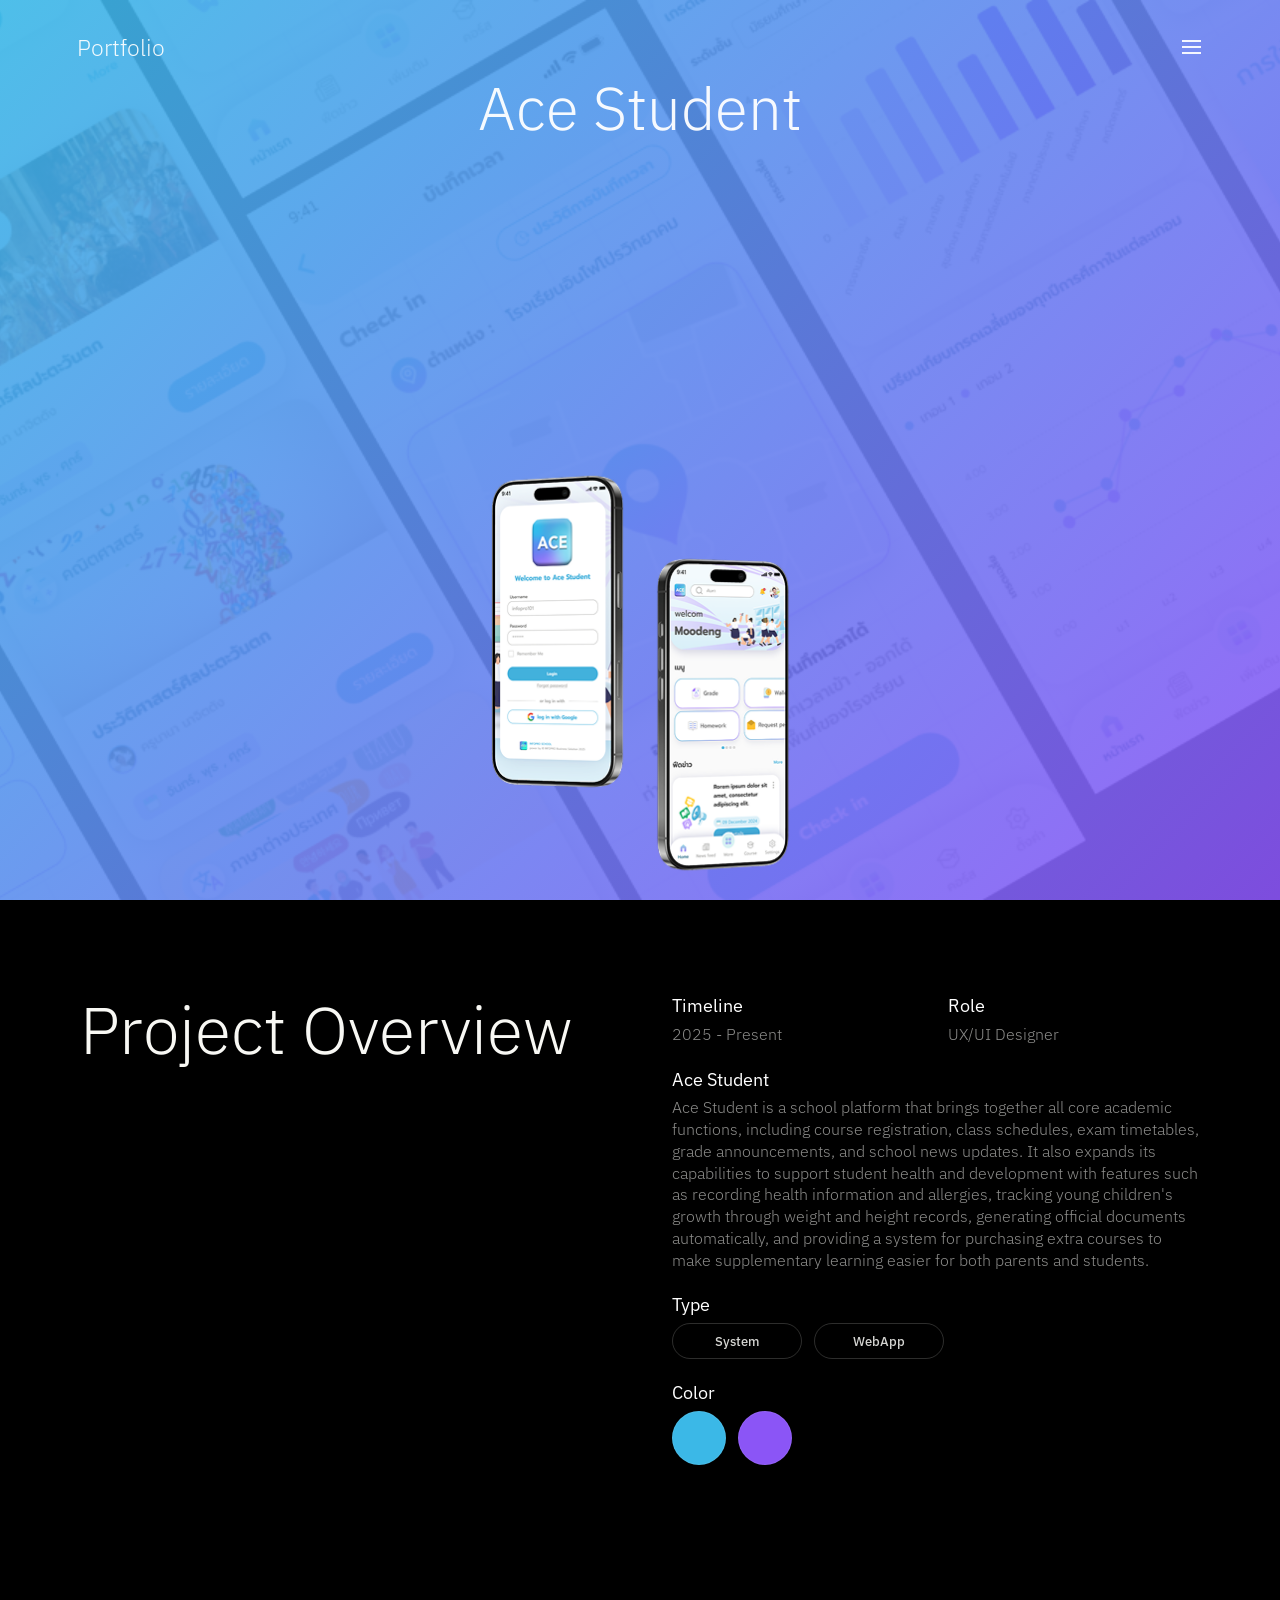
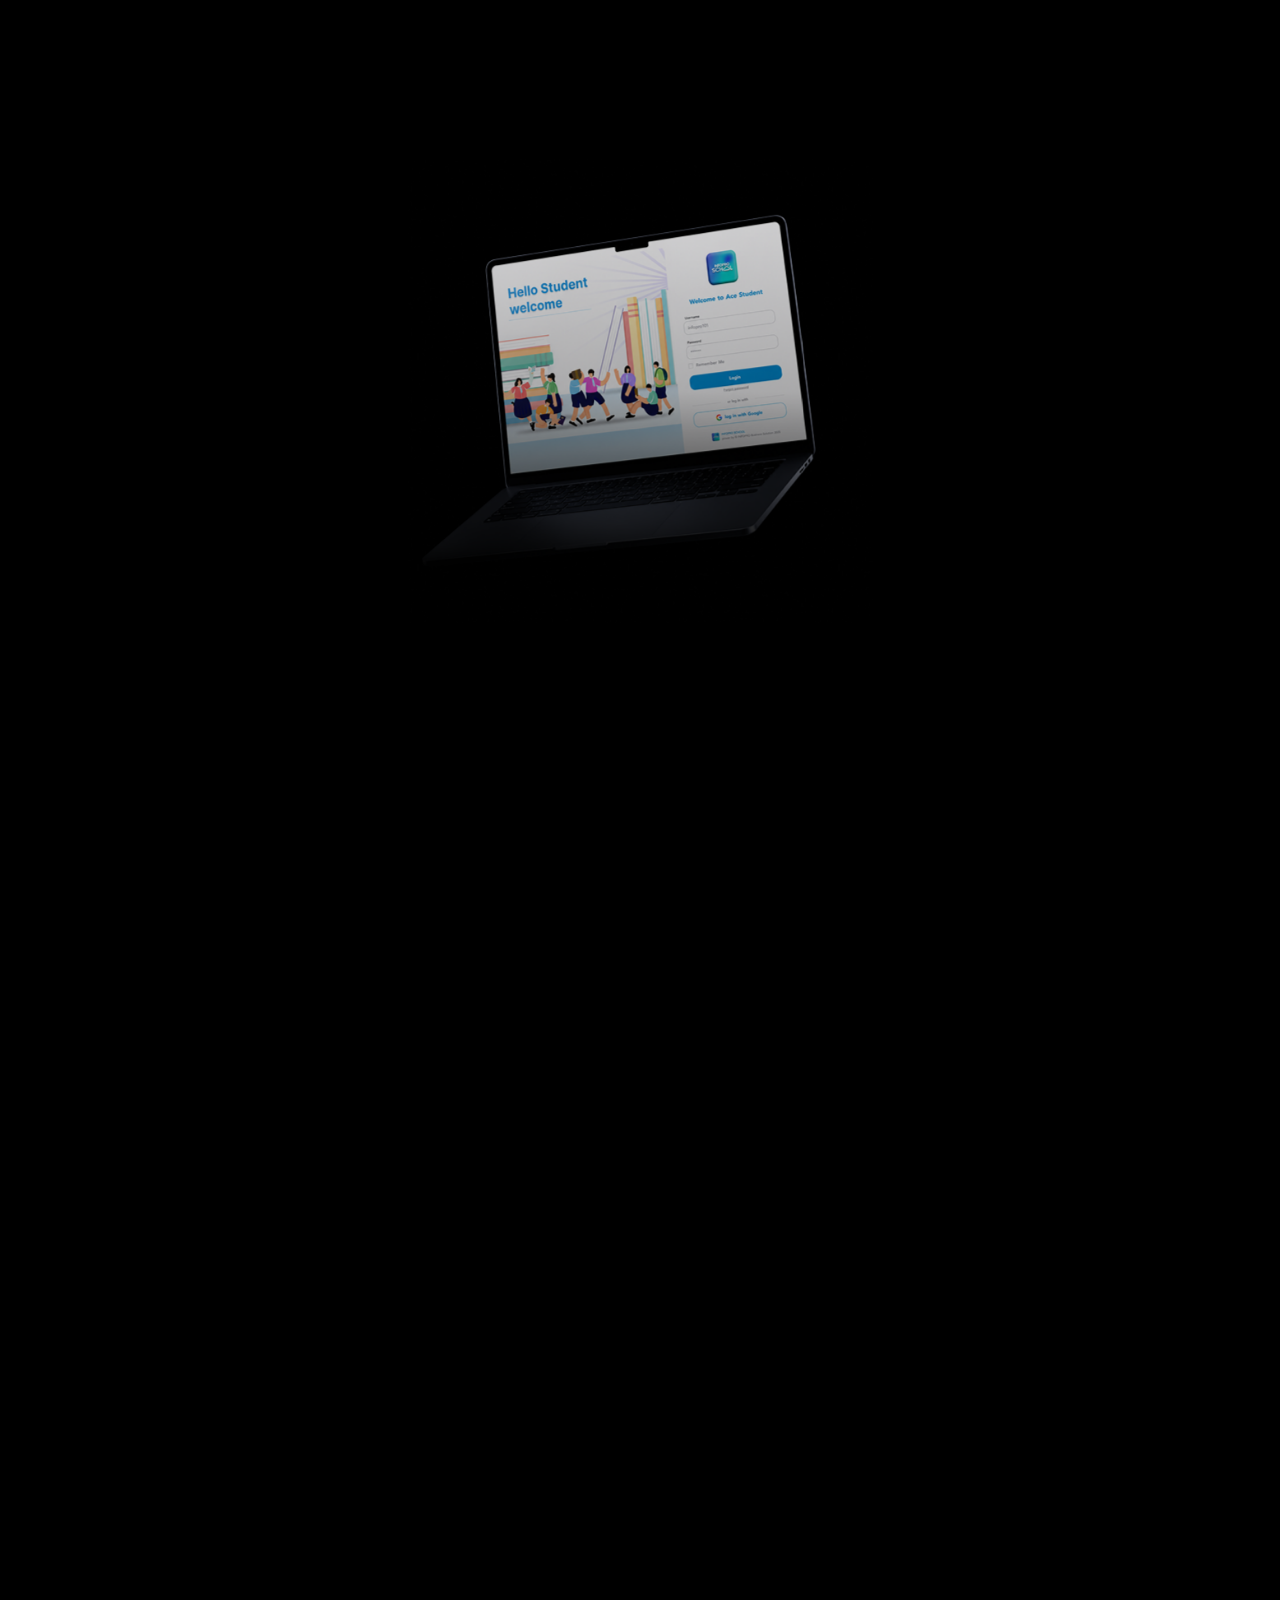
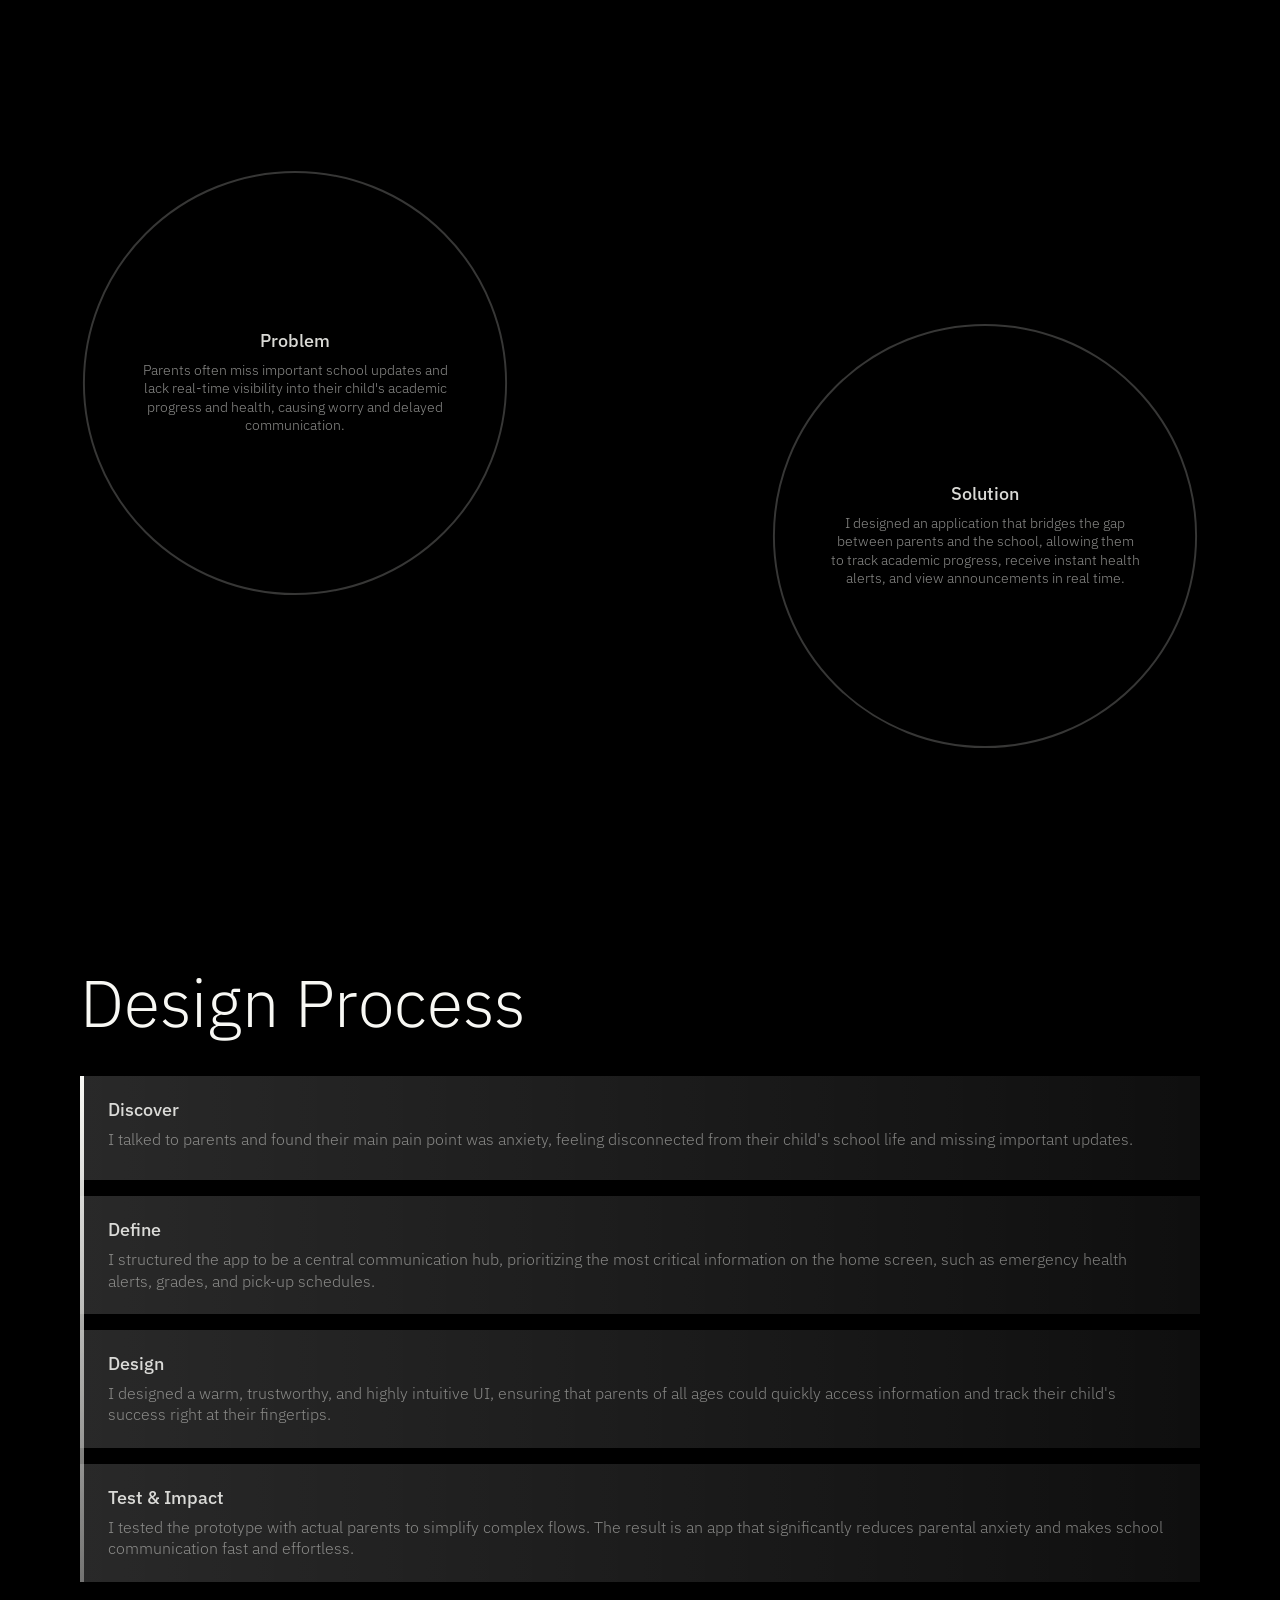
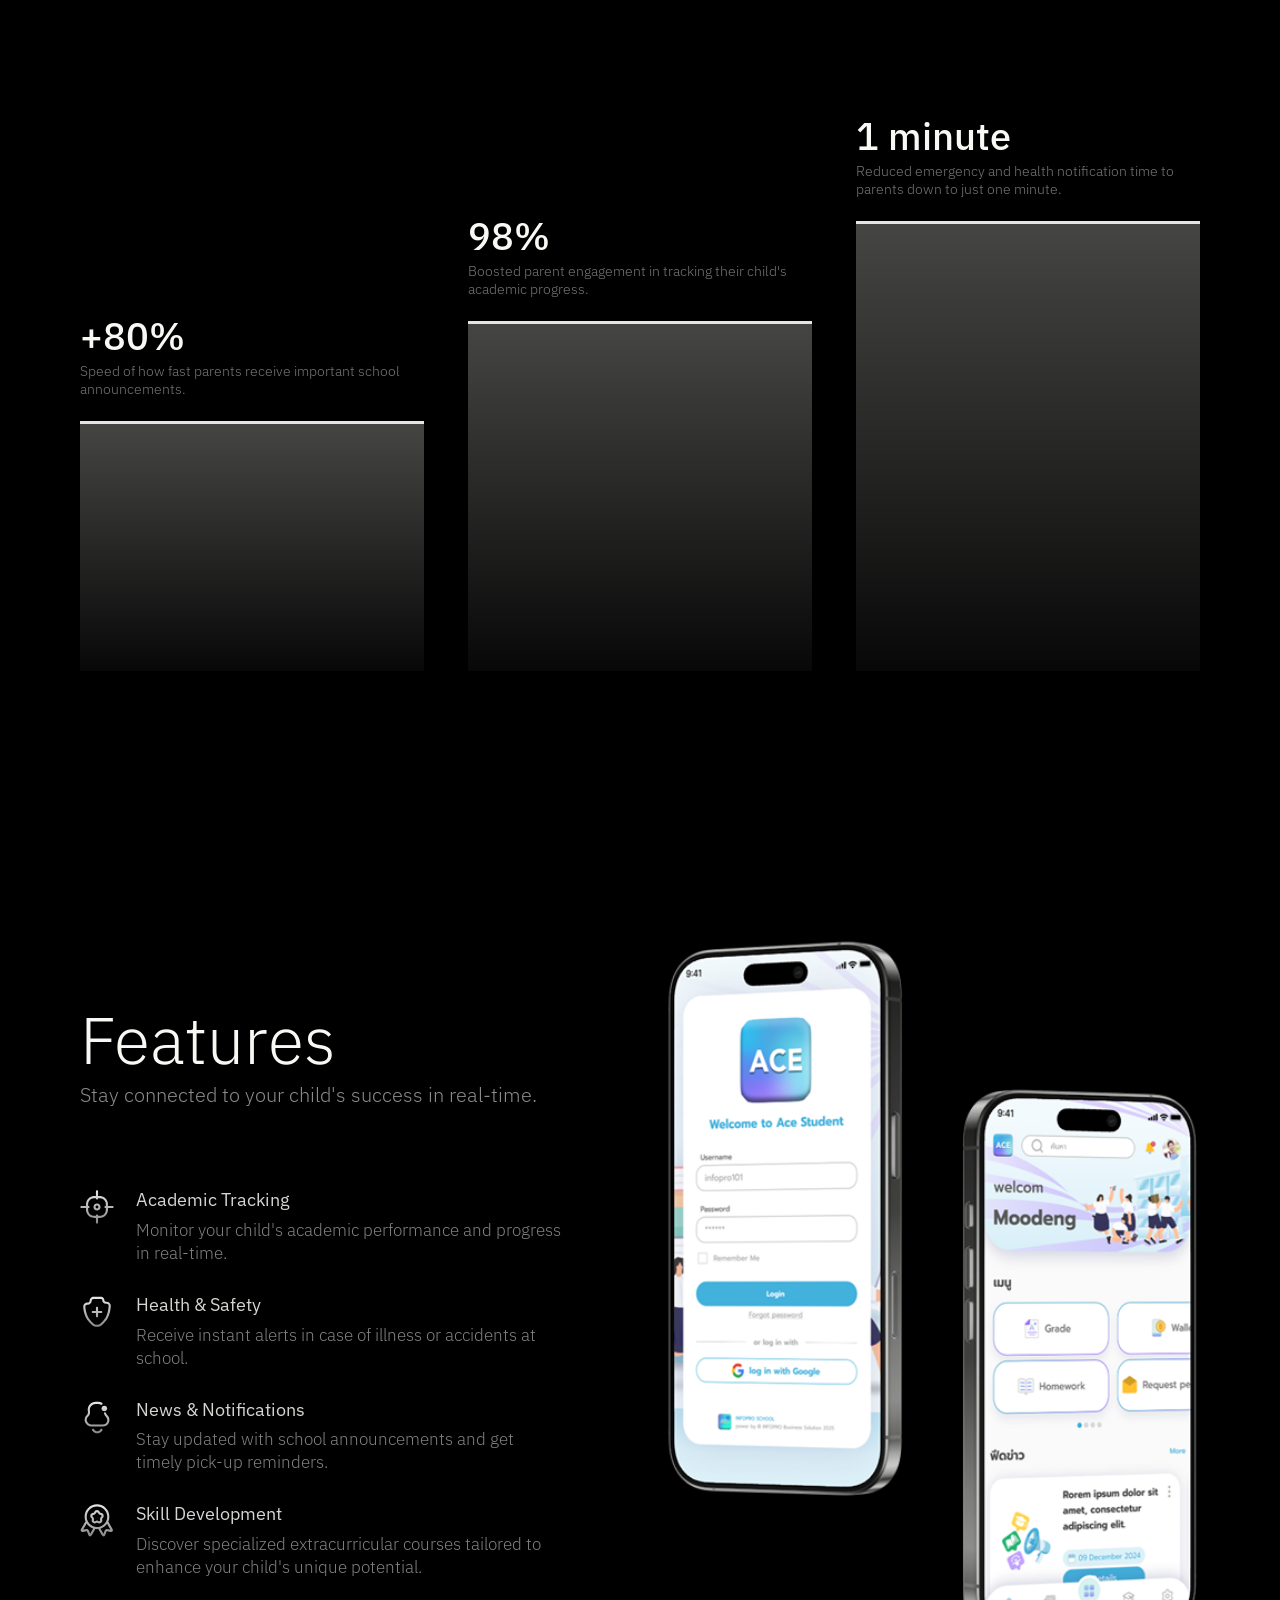
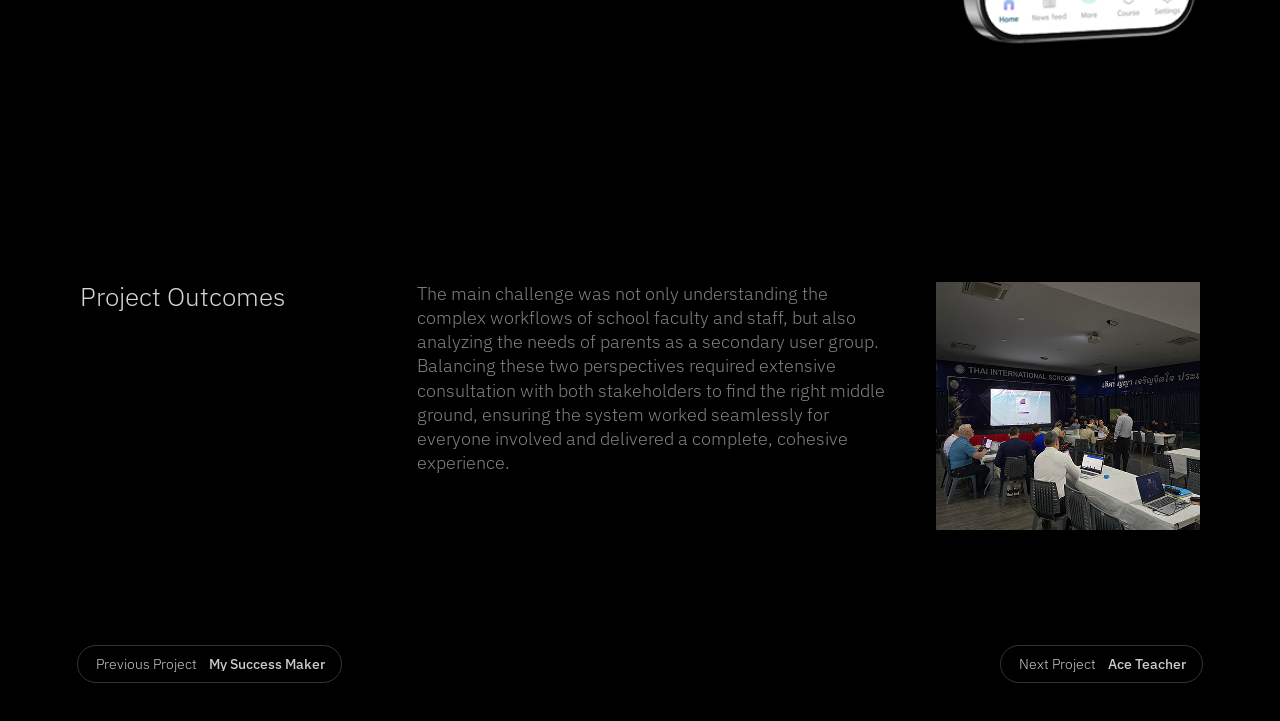
<file: project-ace-student.html>
<!doctype html>
<html lang="en">
  <head>
    <meta charset="UTF-8" />
    <meta name="viewport" content="width=device-width, initial-scale=1.0" />
    <title>Ace Student | Suphachai Chaichang</title>
    <meta name="description" content="Ace Student case study by Suphachai Chaichang, a school platform for academic tracking, health alerts, news, and parent communication." />
    <meta property="og:title" content="Ace Student | Suphachai Chaichang" />
    <meta property="og:description" content="Ace Student case study by Suphachai Chaichang, a school platform for academic tracking, health alerts, news, and parent communication." />
    <meta property="og:type" content="website" />
    <meta property="og:image" content="./image/mockup_Ace Student 1.png" />
    <meta name="twitter:card" content="summary_large_image" />
    <link rel="icon" href="./favicon.svg" type="image/svg+xml" />
    <link rel="preconnect" href="https://fonts.googleapis.com" />
    <link rel="preconnect" href="https://fonts.gstatic.com" crossorigin />
    <link
      href="https://fonts.googleapis.com/css2?family=IBM+Plex+Sans:wght@300;400;500&family=IBM+Plex+Sans+Thai:wght@300;400;500&display=swap"
      rel="stylesheet"
    />
    <link rel="stylesheet" href="./project-detail.css" />
  </head>
  <body class="project-detail-page project-ace-student-page">
    <header class="project-nav" aria-label="Project navigation">
      <a class="project-brand" href="./index.html">Portfolio</a>
      <button class="project-menu" type="button" aria-label="Open menu" aria-expanded="false"><span></span></button>
    </header>

    <main>
      <section class="project-hero" aria-labelledby="projectTitle">
        <div class="project-hero-inner">
          <h1 id="projectTitle">Ace Student</h1>
          <img fetchpriority="high" decoding="async"
            src="./image/mockup_Ace%20Student%201.png"
            alt="Ace Student login and home screens displayed on two phones"
          />
        </div>
      </section>

      <section class="project-overview project-section" aria-labelledby="overviewTitle">
        <div class="section-shell overview-grid">
          <h2 id="overviewTitle" class="section-title">Project Overview</h2>

          <div class="overview-content reveal-block">
            <div class="overview-meta">
              <div class="overview-field">
                <p class="overview-label">Timeline</p>
                <p class="overview-value">2025 - Present</p>
              </div>
              <div class="overview-field">
                <p class="overview-label">Role</p>
                <p class="overview-value">UX/UI Designer</p>
              </div>
            </div>

            <div class="overview-copy overview-field">
              <h3 class="overview-label">Ace Student</h3>
              <p class="overview-description">
                Ace Student is a school platform that brings together all core academic functions, including course
                registration, class schedules, exam timetables, grade announcements, and school news updates. It also
                expands its capabilities to support student health and development with features such as recording health
                information and allergies, tracking young children's growth through weight and height records,
                generating official documents automatically, and providing a system for purchasing extra courses to make
                supplementary learning easier for both parents and students.
              </p>
            </div>

            <div class="overview-detail overview-field">
              <p class="overview-label">Type</p>
              <ul class="project-tags" aria-label="Project type">
                <li>System</li>
                <li>WebApp</li>
              </ul>
            </div>

            <div class="overview-detail overview-field">
              <p class="overview-label">Color</p>
              <ul class="color-swatches" aria-label="Project colors">
                <li style="--swatch: #3bb8e7"><span>Blue</span></li>
                <li style="--swatch: #8b55f6"><span>Purple</span></li>
              </ul>
            </div>
          </div>
        </div>
      </section>

      <section
        class="product-story project-section"
        id="productStory"
        aria-label="Product mockup and problem solution"
      >
        <div class="product-stage section-shell">
          <div class="product-sticky" aria-hidden="true">
            <img loading="lazy" decoding="async"
              class="product-device"
              id="productDevice"
              src="./image/mockup_Ace%20Student%202.png"
              alt=""
            />
          </div>

          <div class="problem-solution" id="problemSolution">
            <article class="solution-orbit reveal-block">
              <svg viewBox="0 0 220 220" aria-hidden="true">
                <circle cx="110" cy="110" r="108"></circle>
              </svg>
              <div>
                <h2>Problem</h2>
                <p>
                  Parents often miss important school updates and lack real-time visibility into their child's academic
                  progress and health, causing worry and delayed communication.
                </p>
              </div>
            </article>

            <article class="solution-orbit solution-orbit-offset reveal-block">
              <svg viewBox="0 0 220 220" aria-hidden="true">
                <circle cx="110" cy="110" r="108"></circle>
              </svg>
              <div>
                <h2>Solution</h2>
                <p>
                  I designed an application that bridges the gap between parents and the school, allowing them to track
                  academic progress, receive instant health alerts, and view announcements in real time.
                </p>
              </div>
            </article>
          </div>
        </div>
      </section>

      <section class="design-process project-section" aria-labelledby="processTitle">
        <div class="section-shell">
          <h2 id="processTitle" class="section-title">Design Process</h2>
          <div class="process-list" aria-label="Design process steps">
            <article class="process-step reveal-block" style="--step-index: 0">
              <h3>Discover</h3>
              <p>
                I talked to parents and found their main pain point was anxiety, feeling disconnected from their child's
                school life and missing important updates.
              </p>
            </article>
            <article class="process-step reveal-block" style="--step-index: 1">
              <h3>Define</h3>
              <p>
                I structured the app to be a central communication hub, prioritizing the most critical information on
                the home screen, such as emergency health alerts, grades, and pick-up schedules.
              </p>
            </article>
            <article class="process-step reveal-block" style="--step-index: 2">
              <h3>Design</h3>
              <p>
                I designed a warm, trustworthy, and highly intuitive UI, ensuring that parents of all ages could quickly
                access information and track their child's success right at their fingertips.
              </p>
            </article>
            <article class="process-step reveal-block" style="--step-index: 3">
              <h3>Test &amp; Impact</h3>
              <p>
                I tested the prototype with actual parents to simplify complex flows. The result is an app that
                significantly reduces parental anxiety and makes school communication fast and effortless.
              </p>
            </article>
          </div>
        </div>
      </section>

      <section class="impact-section project-section" aria-labelledby="impactTitle">
        <div class="section-shell">
          <h2 id="impactTitle" class="sr-only">Impact and Statistics</h2>
          <div class="metrics-grid">
            <article class="metric reveal-block" style="--metric-height: 250px; --metric-index: 0">
              <h3>+80%</h3>
              <p>Speed of how fast parents receive important school announcements.</p>
              <div class="metric-bar" aria-hidden="true"></div>
            </article>
            <article class="metric reveal-block" style="--metric-height: 350px; --metric-index: 1">
              <h3>98%</h3>
              <p>Boosted parent engagement in tracking their child's academic progress.</p>
              <div class="metric-bar" aria-hidden="true"></div>
            </article>
            <article class="metric reveal-block" style="--metric-height: 450px; --metric-index: 2">
              <h3>1 minute</h3>
              <p>Reduced emergency and health notification time to parents down to just one minute.</p>
              <div class="metric-bar" aria-hidden="true"></div>
            </article>
          </div>
        </div>
      </section>

      <section class="features-section project-section" aria-labelledby="featuresTitle">
        <div class="section-shell features-grid">
          <div>
            <h2 id="featuresTitle" class="section-title">Features</h2>
            <p class="section-kicker">Stay connected to your child's success in real-time.</p>

            <div class="feature-list">
              <article class="feature-item reveal-block" style="--feature-index: 0">
                <img decoding="async" src="./icon/icon_Academic%20Tracking_info-project.svg" alt="" aria-hidden="true" />
                <h3>Academic Tracking</h3>
                <p>Monitor your child's academic performance and progress in real-time.</p>
              </article>
              <article class="feature-item reveal-block" style="--feature-index: 1">
                <img decoding="async" src="./icon/icon_Health%20%26%20Safety_info-project.svg" alt="" aria-hidden="true" />
                <h3>Health &amp; Safety</h3>
                <p>Receive instant alerts in case of illness or accidents at school.</p>
              </article>
              <article class="feature-item reveal-block" style="--feature-index: 2">
                <img decoding="async" src="./icon/icon_News%20%26%20Notifications_info-project.svg" alt="" aria-hidden="true" />
                <h3>News &amp; Notifications</h3>
                <p>Stay updated with school announcements and get timely pick-up reminders.</p>
              </article>
              <article class="feature-item reveal-block" style="--feature-index: 3">
                <img decoding="async" src="./icon/icon_Skill%20Development_info-project.svg" alt="" aria-hidden="true" />
                <h3>Skill Development</h3>
                <p>Discover specialized extracurricular courses tailored to enhance your child's unique potential.</p>
              </article>
            </div>
          </div>

          <div class="feature-mockup reveal-block">
            <img loading="lazy" decoding="async"
              src="./image/Mockup_Ace%20Student%203.png"
              alt="Two Ace Student mobile screens showing login and home features"
            />
          </div>
        </div>
      </section>

      <section class="outcomes-section project-section" aria-labelledby="outcomesTitle">
        <div class="section-shell outcomes-grid reveal-block">
          <h2 id="outcomesTitle">Project Outcomes</h2>
          <p>
            The main challenge was not only understanding the complex workflows of school faculty and staff, but also
            analyzing the needs of parents as a secondary user group. Balancing these two perspectives required
            extensive consultation with both stakeholders to find the right middle ground, ensuring the system worked
            seamlessly for everyone involved and delivered a complete, cohesive experience.
          </p>
          <img loading="lazy" decoding="async" src="./image/Project%20Outcomes-Ace%20Student.png" alt="Ace Student stakeholder testing photo" />
        </div>
      </section>

      <section class="next-project-section" aria-label="Project navigation">
        <a class="next-project-link previous-project-link" href="./project-my-success-maker.html">
          <span>Previous Project</span>
          <strong>My Success Maker</strong>
        </a>
        <a class="next-project-link" href="./project-ace-teacher.html">
          <span>Next Project</span>
          <strong>Ace Teacher</strong>
        </a>
      </section>
    </main>

    <nav class="site-menu-overlay" id="siteMenu" aria-label="Site menu" aria-hidden="true">
      <button class="site-menu-scrim" type="button" aria-label="Close menu"></button>
      <div class="site-menu-panel">
        <button class="site-menu-close" type="button" aria-label="Close menu"></button>
        <div class="site-menu-list">
          <a class="site-menu-link" href="./index.html#hero">Home</a>
          <a class="site-menu-link" href="./index.html#projects">Projects</a>
          <a class="site-menu-link" href="./index.html#cta">Contact</a>
        </div>
        <div class="language-switcher" aria-label="Language selector">
          <button class="language-switcher-button" type="button" data-language="th" aria-pressed="false">TH</button>
          <button class="language-switcher-button" type="button" data-language="en" aria-pressed="true">EN</button>
        </div>
      </div>
    </nav>

    <script src="./i18n.js"></script>
    <script src="./project-detail.js"></script>
  </body>
</html>
</file>
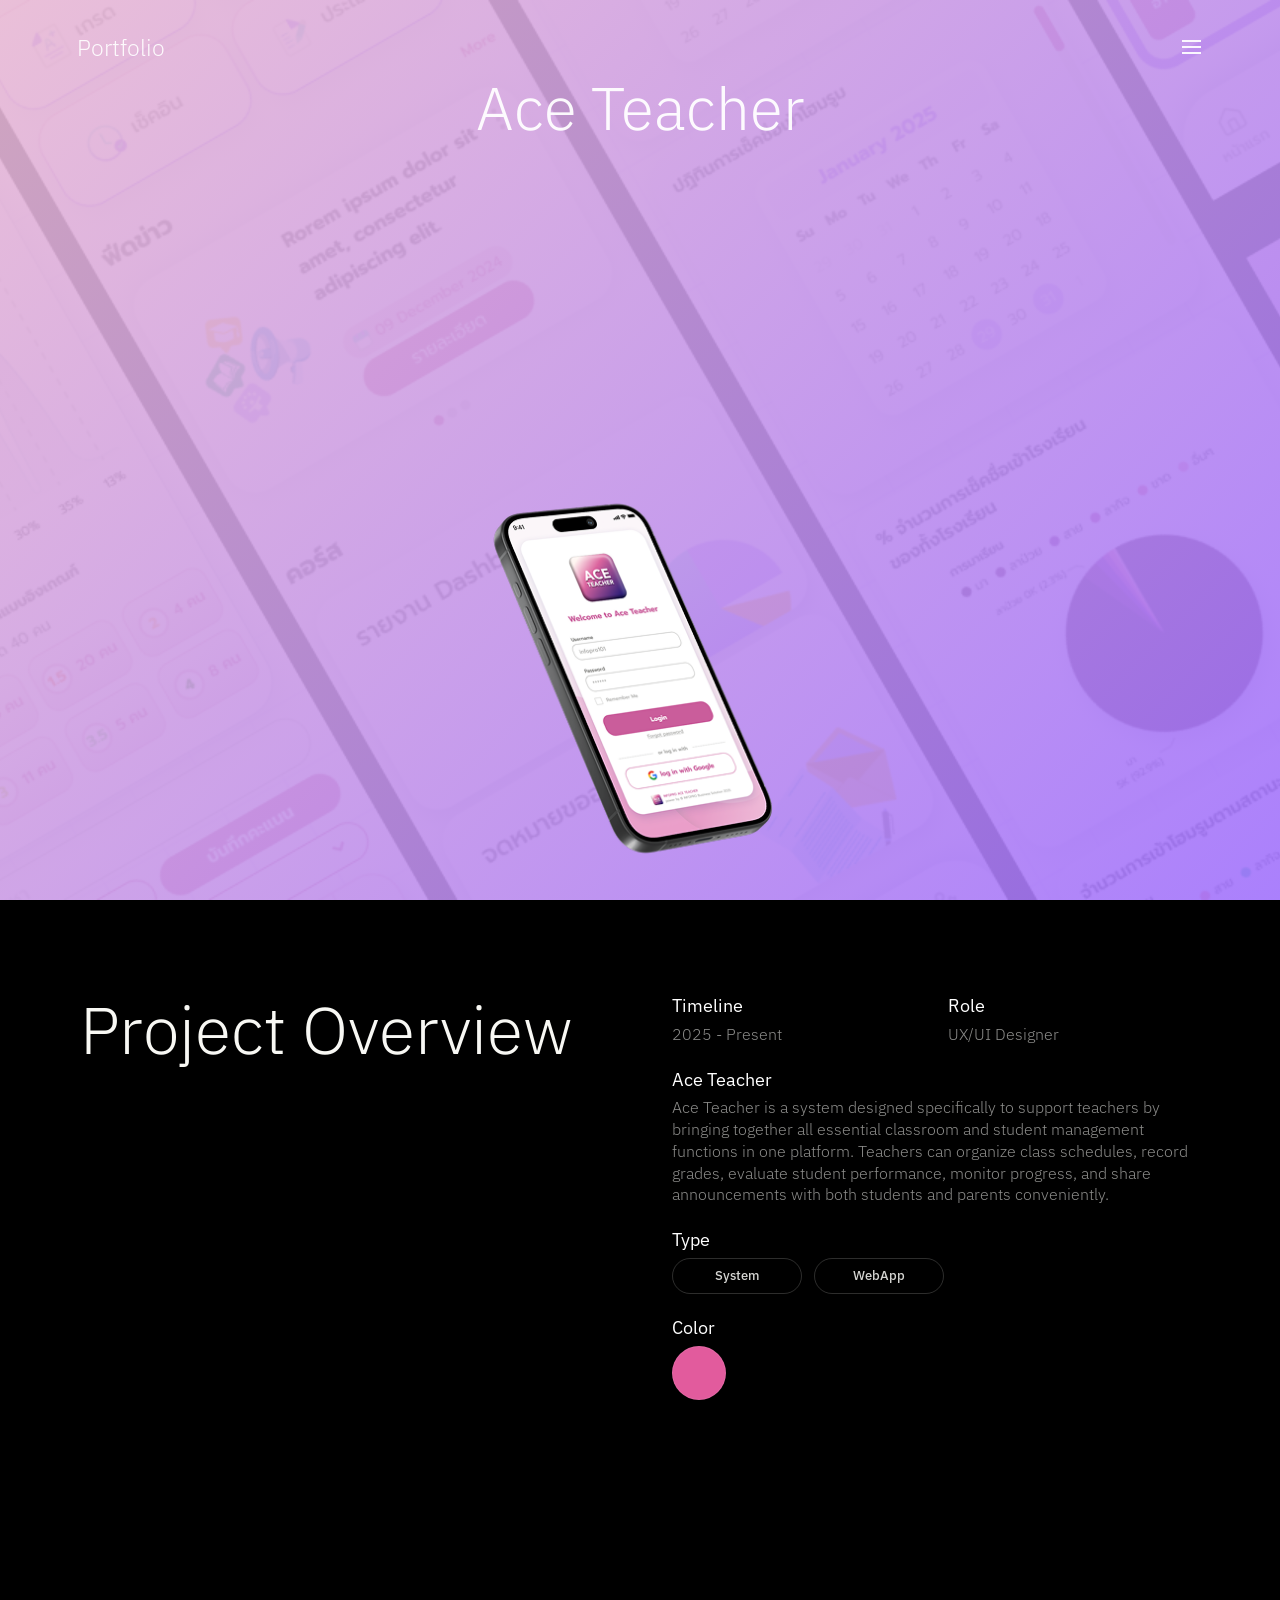
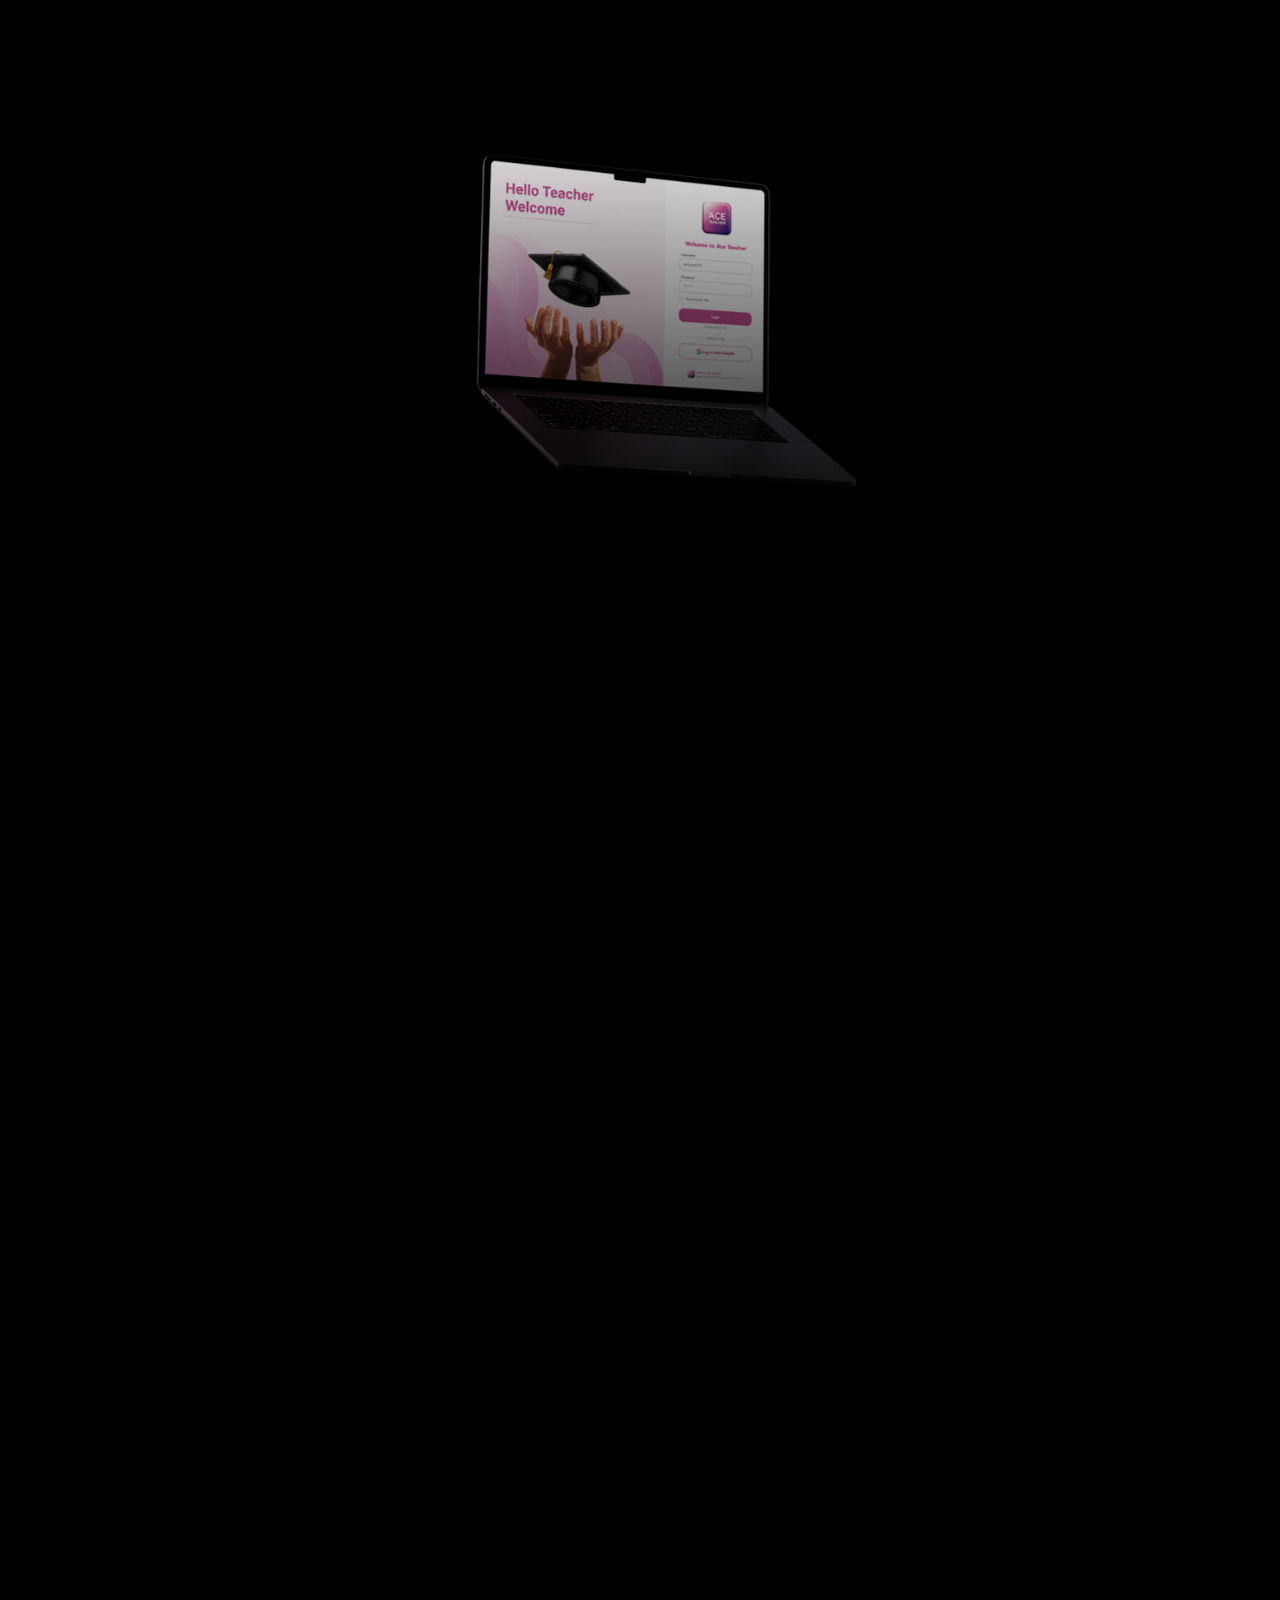
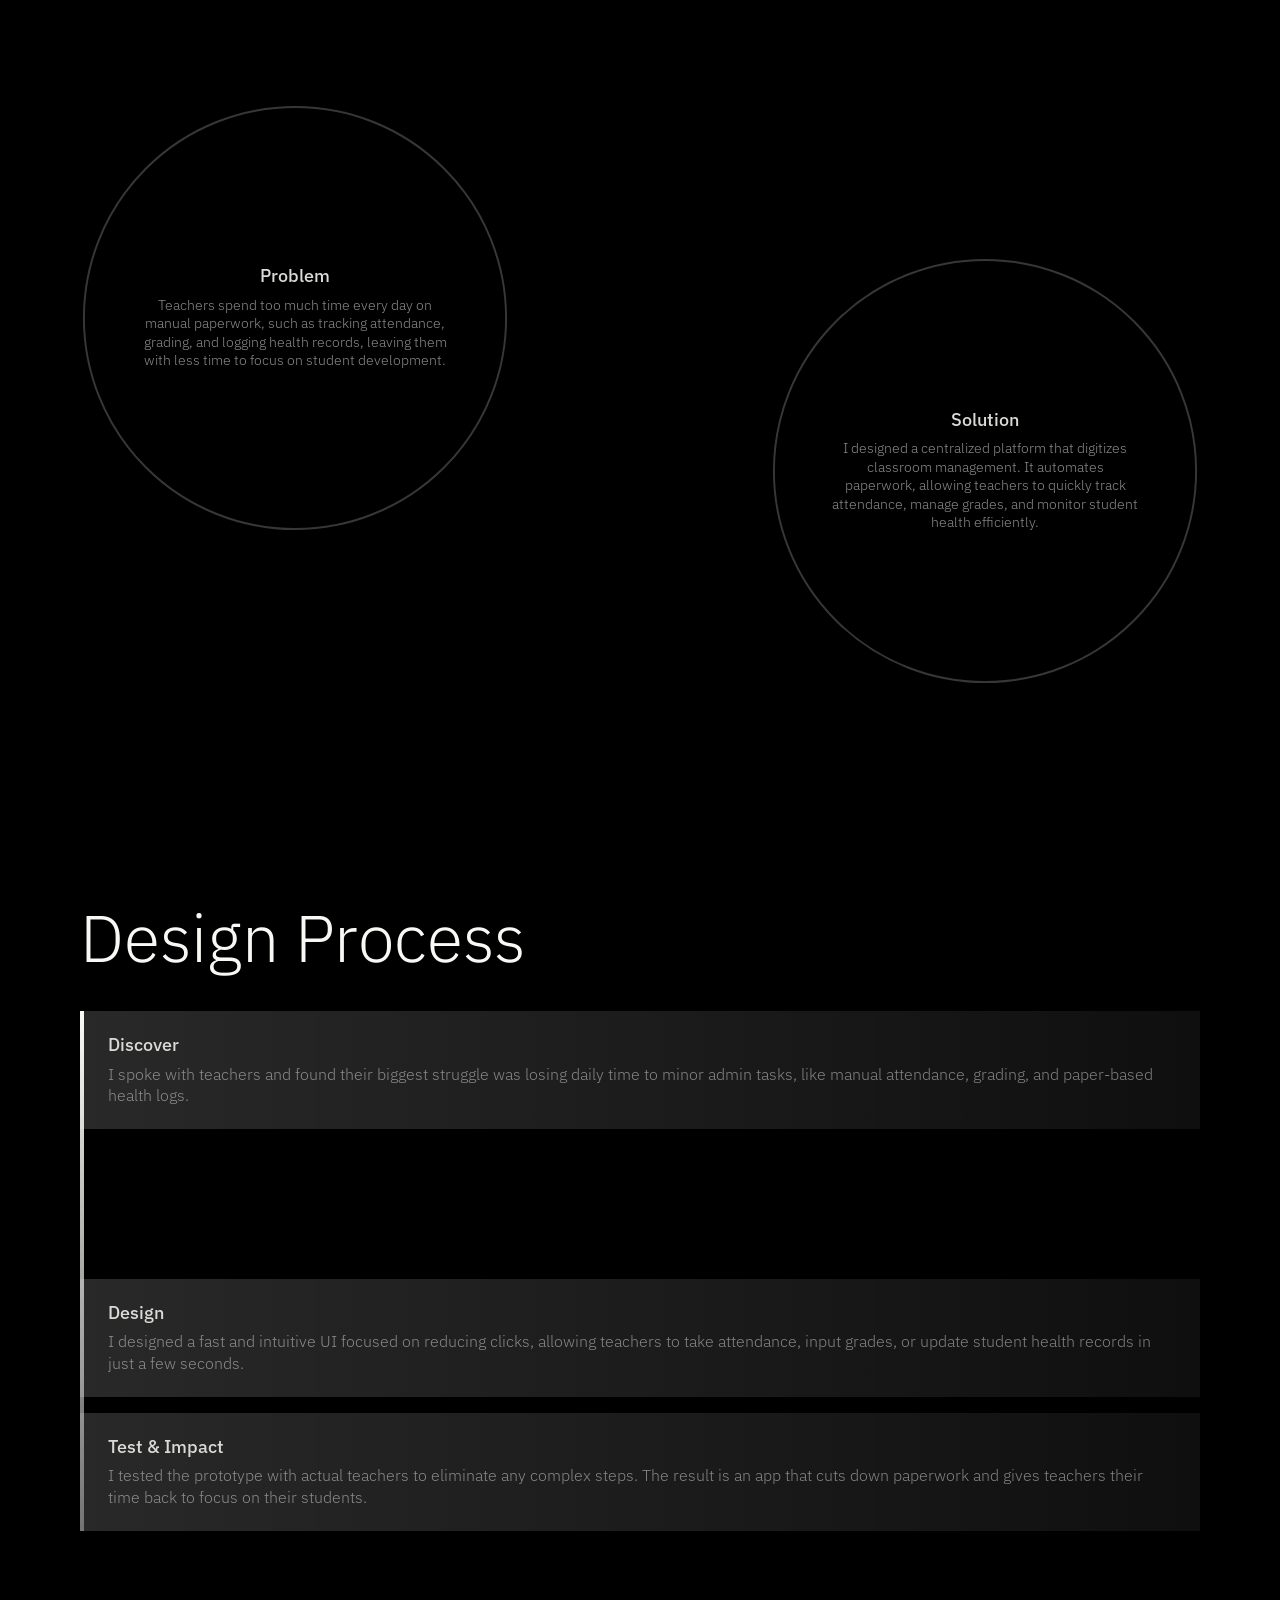
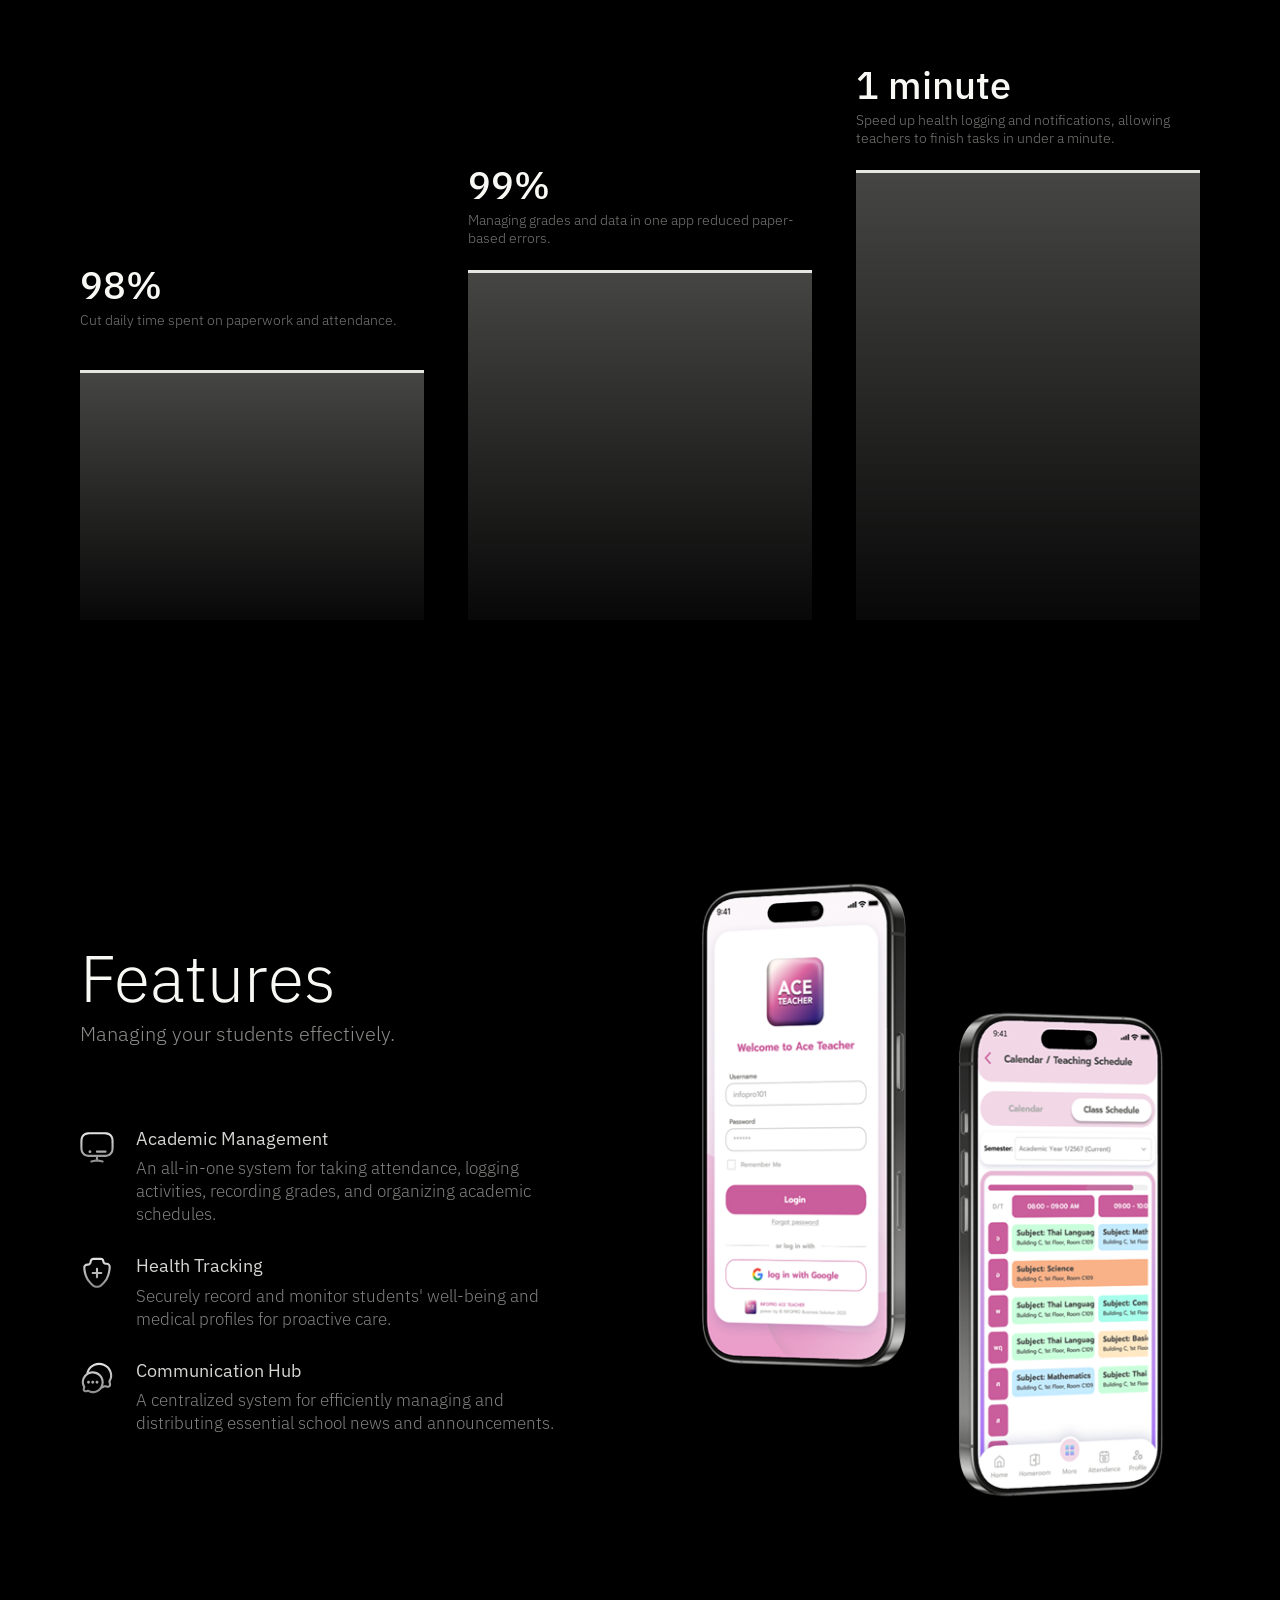
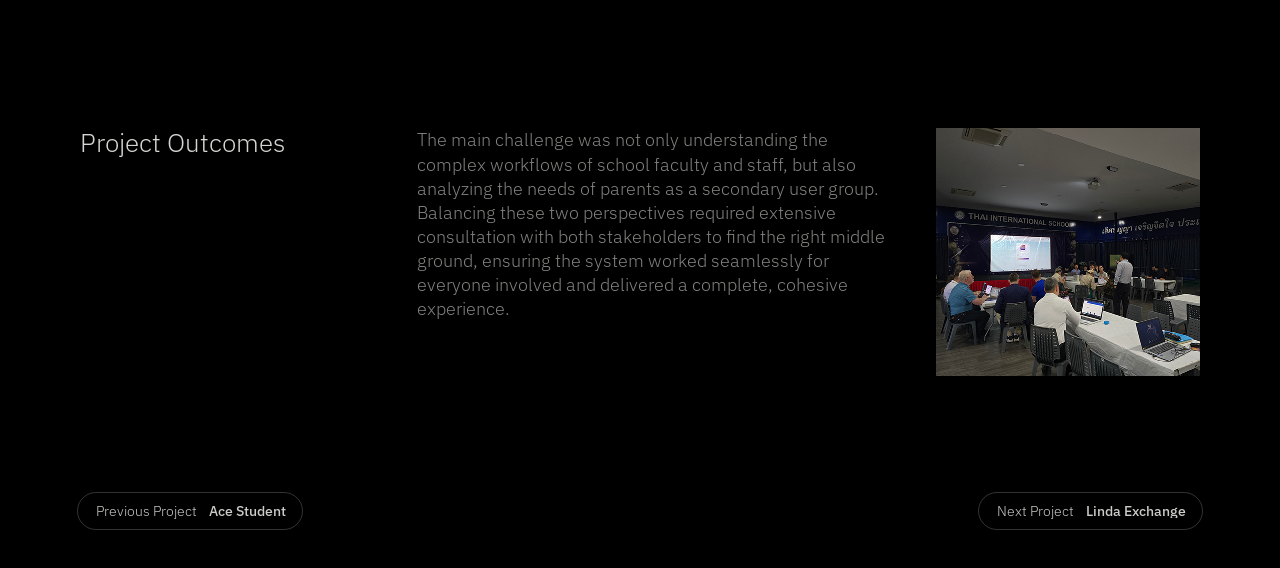
<file: project-ace-teacher.html>
<!doctype html>
<html lang="en">
  <head>
    <meta charset="UTF-8" />
    <meta name="viewport" content="width=device-width, initial-scale=1.0" />
    <title>Ace Teacher | Suphachai Chaichang</title>
    <meta name="description" content="Ace Teacher case study by Suphachai Chaichang, a classroom management system for attendance, grades, student health, and communication." />
    <meta property="og:title" content="Ace Teacher | Suphachai Chaichang" />
    <meta property="og:description" content="Ace Teacher case study by Suphachai Chaichang, a classroom management system for attendance, grades, student health, and communication." />
    <meta property="og:type" content="website" />
    <meta property="og:image" content="./image/mockup_Ace Teacher 1.png" />
    <meta name="twitter:card" content="summary_large_image" />
    <link rel="icon" href="./favicon.svg" type="image/svg+xml" />
    <link rel="preconnect" href="https://fonts.googleapis.com" />
    <link rel="preconnect" href="https://fonts.gstatic.com" crossorigin />
    <link
      href="https://fonts.googleapis.com/css2?family=IBM+Plex+Sans:wght@300;400;500&family=IBM+Plex+Sans+Thai:wght@300;400;500&display=swap"
      rel="stylesheet"
    />
    <link rel="stylesheet" href="./project-detail.css" />
  </head>
  <body class="project-detail-page project-ace-teacher-page">
    <header class="project-nav" aria-label="Project navigation">
      <a class="project-brand" href="./index.html">Portfolio</a>
      <button class="project-menu" type="button" aria-label="Open menu" aria-expanded="false"><span></span></button>
    </header>

    <main>
      <section class="project-hero" aria-labelledby="projectTitle">
        <div class="project-hero-inner">
          <h1 id="projectTitle">Ace Teacher</h1>
          <img fetchpriority="high" decoding="async"
            src="./image/mockup_Ace%20Teacher%201.png"
            alt="Ace Teacher login screen displayed on a phone"
          />
        </div>
      </section>

      <section class="project-overview project-section" aria-labelledby="overviewTitle">
        <div class="section-shell overview-grid">
          <h2 id="overviewTitle" class="section-title">Project Overview</h2>

          <div class="overview-content reveal-block">
            <div class="overview-meta">
              <div class="overview-field">
                <p class="overview-label">Timeline</p>
                <p class="overview-value">2025 - Present</p>
              </div>
              <div class="overview-field">
                <p class="overview-label">Role</p>
                <p class="overview-value">UX/UI Designer</p>
              </div>
            </div>

            <div class="overview-copy overview-field">
              <h3 class="overview-label">Ace Teacher</h3>
              <p class="overview-description">
                Ace Teacher is a system designed specifically to support teachers by bringing together all essential
                classroom and student management functions in one platform. Teachers can organize class schedules,
                record grades, evaluate student performance, monitor progress, and share announcements with both
                students and parents conveniently.
              </p>
            </div>

            <div class="overview-detail overview-field">
              <p class="overview-label">Type</p>
              <ul class="project-tags" aria-label="Project type">
                <li>System</li>
                <li>WebApp</li>
              </ul>
            </div>

            <div class="overview-detail overview-field">
              <p class="overview-label">Color</p>
              <ul class="color-swatches" aria-label="Project colors">
                <li style="--swatch: #e25b9d"><span>Pink</span></li>
              </ul>
            </div>
          </div>
        </div>
      </section>

      <section
        class="product-story project-section"
        id="productStory"
        aria-label="Product mockup and problem solution"
      >
        <div class="product-stage section-shell">
          <div class="product-sticky" aria-hidden="true">
            <img loading="lazy" decoding="async"
              class="product-device"
              id="productDevice"
              src="./image/mockup_Ace%20Teacher%202.png"
              alt=""
            />
          </div>

          <div class="problem-solution" id="problemSolution">
            <article class="solution-orbit reveal-block">
              <svg viewBox="0 0 220 220" aria-hidden="true">
                <circle cx="110" cy="110" r="108"></circle>
              </svg>
              <div>
                <h2>Problem</h2>
                <p>
                  Teachers spend too much time every day on manual paperwork, such as tracking attendance, grading, and
                  logging health records, leaving them with less time to focus on student development.
                </p>
              </div>
            </article>

            <article class="solution-orbit solution-orbit-offset reveal-block">
              <svg viewBox="0 0 220 220" aria-hidden="true">
                <circle cx="110" cy="110" r="108"></circle>
              </svg>
              <div>
                <h2>Solution</h2>
                <p>
                  I designed a centralized platform that digitizes classroom management. It automates paperwork,
                  allowing teachers to quickly track attendance, manage grades, and monitor student health efficiently.
                </p>
              </div>
            </article>
          </div>
        </div>
      </section>

      <section class="design-process project-section" aria-labelledby="processTitle">
        <div class="section-shell">
          <h2 id="processTitle" class="section-title">Design Process</h2>
          <div class="process-list" aria-label="Design process steps">
            <article class="process-step reveal-block" style="--step-index: 0">
              <h3>Discover</h3>
              <p>
                I spoke with teachers and found their biggest struggle was losing daily time to minor admin tasks, like
                manual attendance, grading, and paper-based health logs.
              </p>
            </article>
            <article class="process-step reveal-block" style="--step-index: 1">
              <h3>Define</h3>
              <p>
                I structured a centralized system to bring all classroom management tools into one place, transforming
                manual workflows into a streamlined digital process.
              </p>
            </article>
            <article class="process-step reveal-block" style="--step-index: 2">
              <h3>Design</h3>
              <p>
                I designed a fast and intuitive UI focused on reducing clicks, allowing teachers to take attendance,
                input grades, or update student health records in just a few seconds.
              </p>
            </article>
            <article class="process-step reveal-block" style="--step-index: 3">
              <h3>Test &amp; Impact</h3>
              <p>
                I tested the prototype with actual teachers to eliminate any complex steps. The result is an app that
                cuts down paperwork and gives teachers their time back to focus on their students.
              </p>
            </article>
          </div>
        </div>
      </section>

      <section class="impact-section project-section" aria-labelledby="impactTitle">
        <div class="section-shell">
          <h2 id="impactTitle" class="sr-only">Impact and Statistics</h2>
          <div class="metrics-grid">
            <article class="metric reveal-block" style="--metric-height: 250px; --metric-index: 0">
              <h3>98%</h3>
              <p>Cut daily time spent on paperwork and attendance.</p>
              <div class="metric-bar" aria-hidden="true"></div>
            </article>
            <article class="metric reveal-block" style="--metric-height: 350px; --metric-index: 1">
              <h3>99%</h3>
              <p>Managing grades and data in one app reduced paper-based errors.</p>
              <div class="metric-bar" aria-hidden="true"></div>
            </article>
            <article class="metric reveal-block" style="--metric-height: 450px; --metric-index: 2">
              <h3>1 minute</h3>
              <p>Speed up health logging and notifications, allowing teachers to finish tasks in under a minute.</p>
              <div class="metric-bar" aria-hidden="true"></div>
            </article>
          </div>
        </div>
      </section>

      <section class="features-section project-section" aria-labelledby="featuresTitle">
        <div class="section-shell features-grid">
          <div>
            <h2 id="featuresTitle" class="section-title">Features</h2>
            <p class="section-kicker">Managing your students effectively.</p>

            <div class="feature-list">
              <article class="feature-item reveal-block" style="--feature-index: 0">
                <img decoding="async" src="./icon/icon_Academic%20Management_info-project.svg" alt="" aria-hidden="true" />
                <h3>Academic Management</h3>
                <p>
                  An all-in-one system for taking attendance, logging activities, recording grades, and organizing
                  academic schedules.
                </p>
              </article>
              <article class="feature-item reveal-block" style="--feature-index: 1">
                <img decoding="async" src="./icon/icon_Health%20%26%20Safety_info-project.svg" alt="" aria-hidden="true" />
                <h3>Health Tracking</h3>
                <p>Securely record and monitor students' well-being and medical profiles for proactive care.</p>
              </article>
              <article class="feature-item reveal-block" style="--feature-index: 2">
                <img decoding="async" src="./icon/icon_Communication%20Hub_info-project.svg" alt="" aria-hidden="true" />
                <h3>Communication Hub</h3>
                <p>
                  A centralized system for efficiently managing and distributing essential school news and announcements.
                </p>
              </article>
            </div>
          </div>

          <div class="feature-mockup reveal-block">
            <img loading="lazy" decoding="async"
              src="./image/mockup_Ace%20Teacher%203.png"
              alt="Two Ace Teacher mobile screens showing login and teaching schedule features"
            />
          </div>
        </div>
      </section>

      <section class="outcomes-section project-section" aria-labelledby="outcomesTitle">
        <div class="section-shell outcomes-grid reveal-block">
          <h2 id="outcomesTitle">Project Outcomes</h2>
          <p>
            The main challenge was not only understanding the complex workflows of school faculty and staff, but also
            analyzing the needs of parents as a secondary user group. Balancing these two perspectives required
            extensive consultation with both stakeholders to find the right middle ground, ensuring the system worked
            seamlessly for everyone involved and delivered a complete, cohesive experience.
          </p>
          <img loading="lazy" decoding="async" src="./image/Project%20Outcomes-Ace%20Student.png" alt="Ace Teacher stakeholder testing photo" />
        </div>
      </section>

      <section class="next-project-section" aria-label="Project navigation">
        <a class="next-project-link previous-project-link" href="./project-ace-student.html">
          <span>Previous Project</span>
          <strong>Ace Student</strong>
        </a>
        <a class="next-project-link" href="./project-linda-exchange.html">
          <span>Next Project</span>
          <strong>Linda Exchange</strong>
        </a>
      </section>
    </main>

    <nav class="site-menu-overlay" id="siteMenu" aria-label="Site menu" aria-hidden="true">
      <button class="site-menu-scrim" type="button" aria-label="Close menu"></button>
      <div class="site-menu-panel">
        <button class="site-menu-close" type="button" aria-label="Close menu"></button>
        <div class="site-menu-list">
          <a class="site-menu-link" href="./index.html#hero">Home</a>
          <a class="site-menu-link" href="./index.html#projects">Projects</a>
          <a class="site-menu-link" href="./index.html#cta">Contact</a>
        </div>
        <div class="language-switcher" aria-label="Language selector">
          <button class="language-switcher-button" type="button" data-language="th" aria-pressed="false">TH</button>
          <button class="language-switcher-button" type="button" data-language="en" aria-pressed="true">EN</button>
        </div>
      </div>
    </nav>

    <script src="./i18n.js"></script>
    <script src="./project-detail.js"></script>
  </body>
</html>
</file>
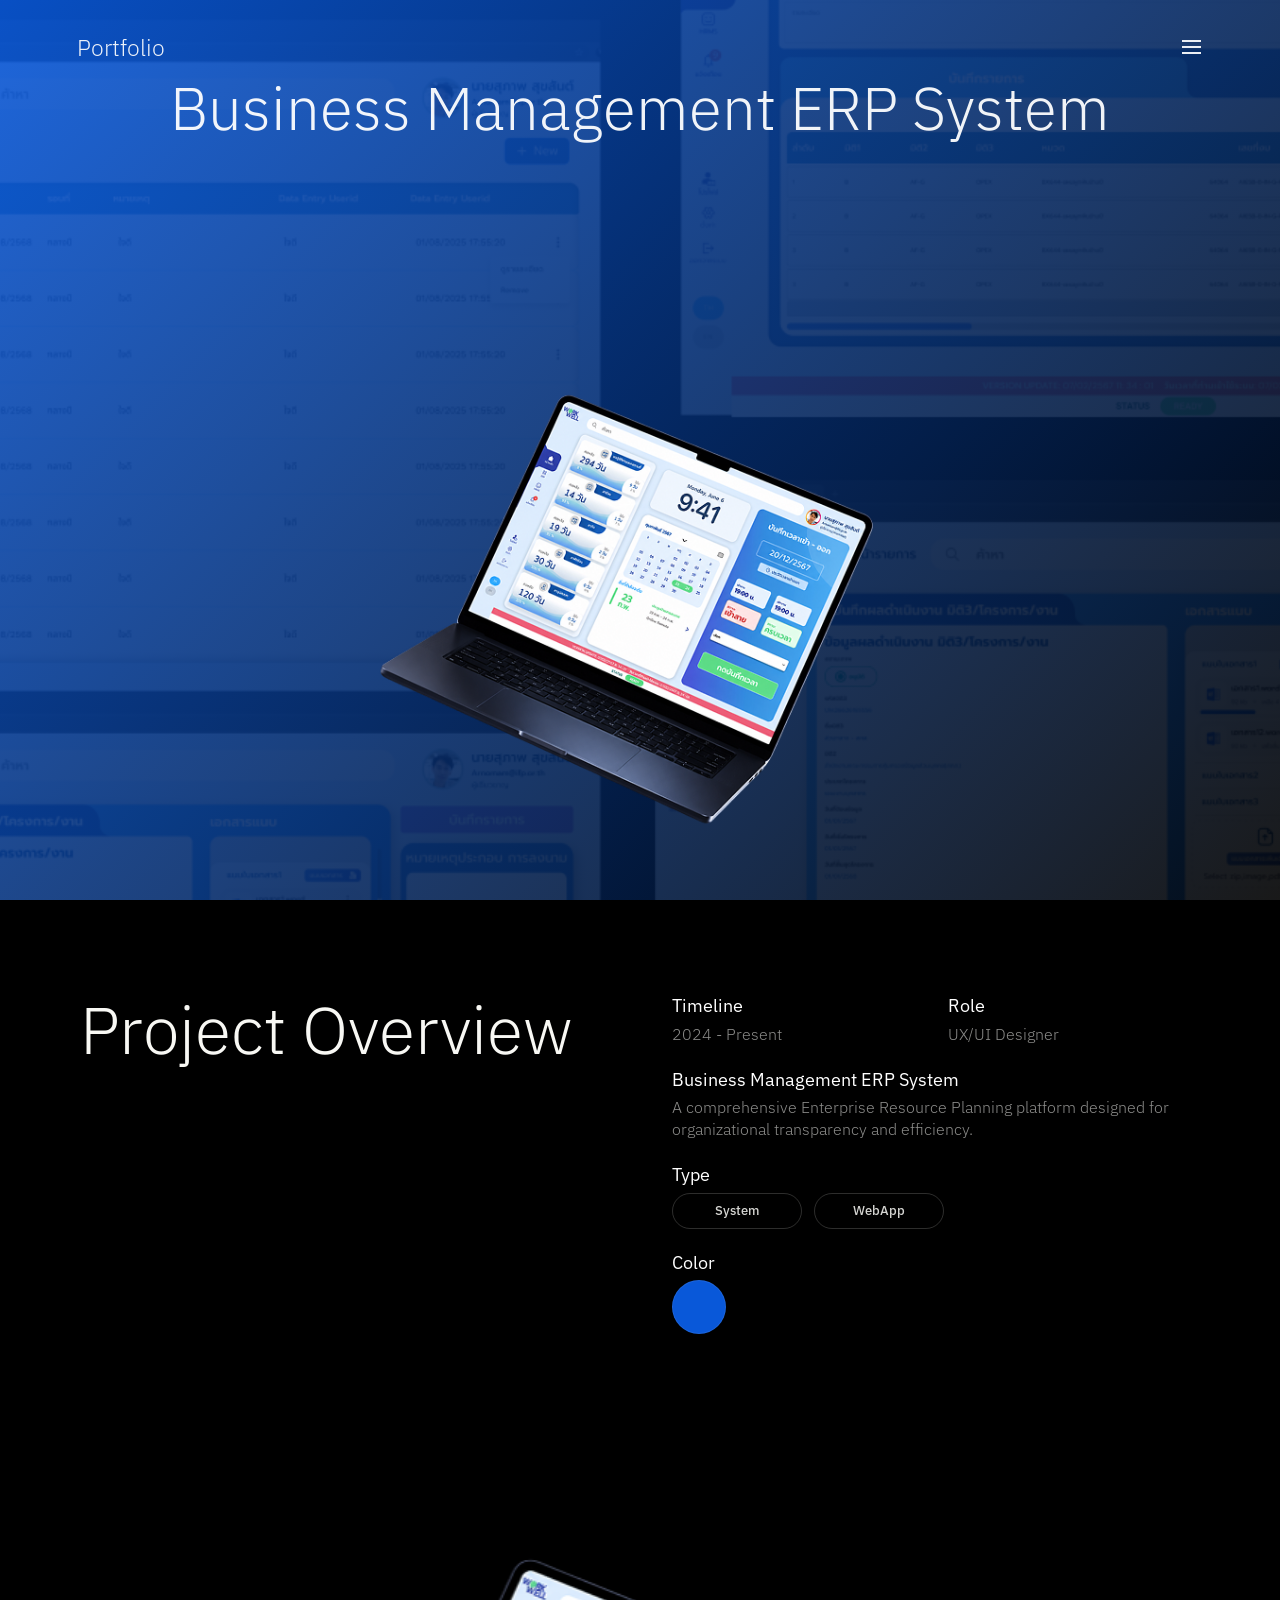
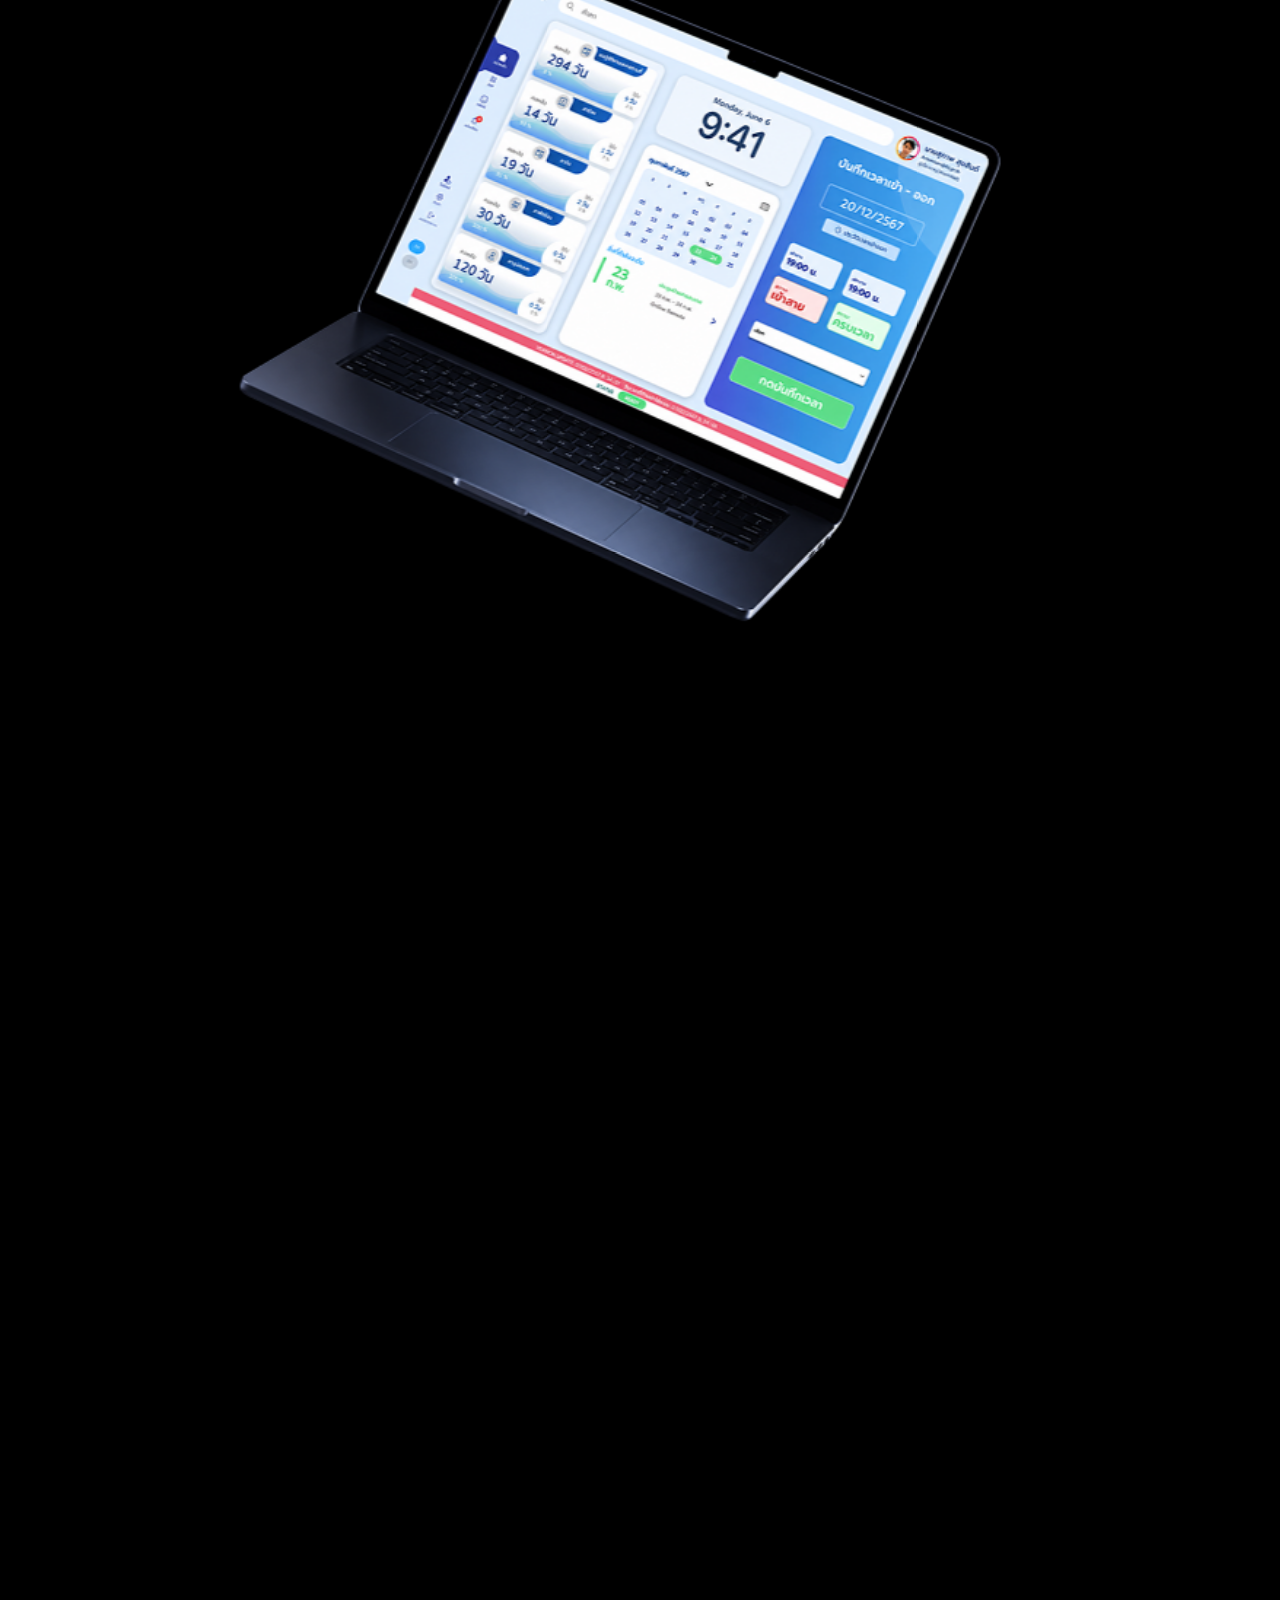
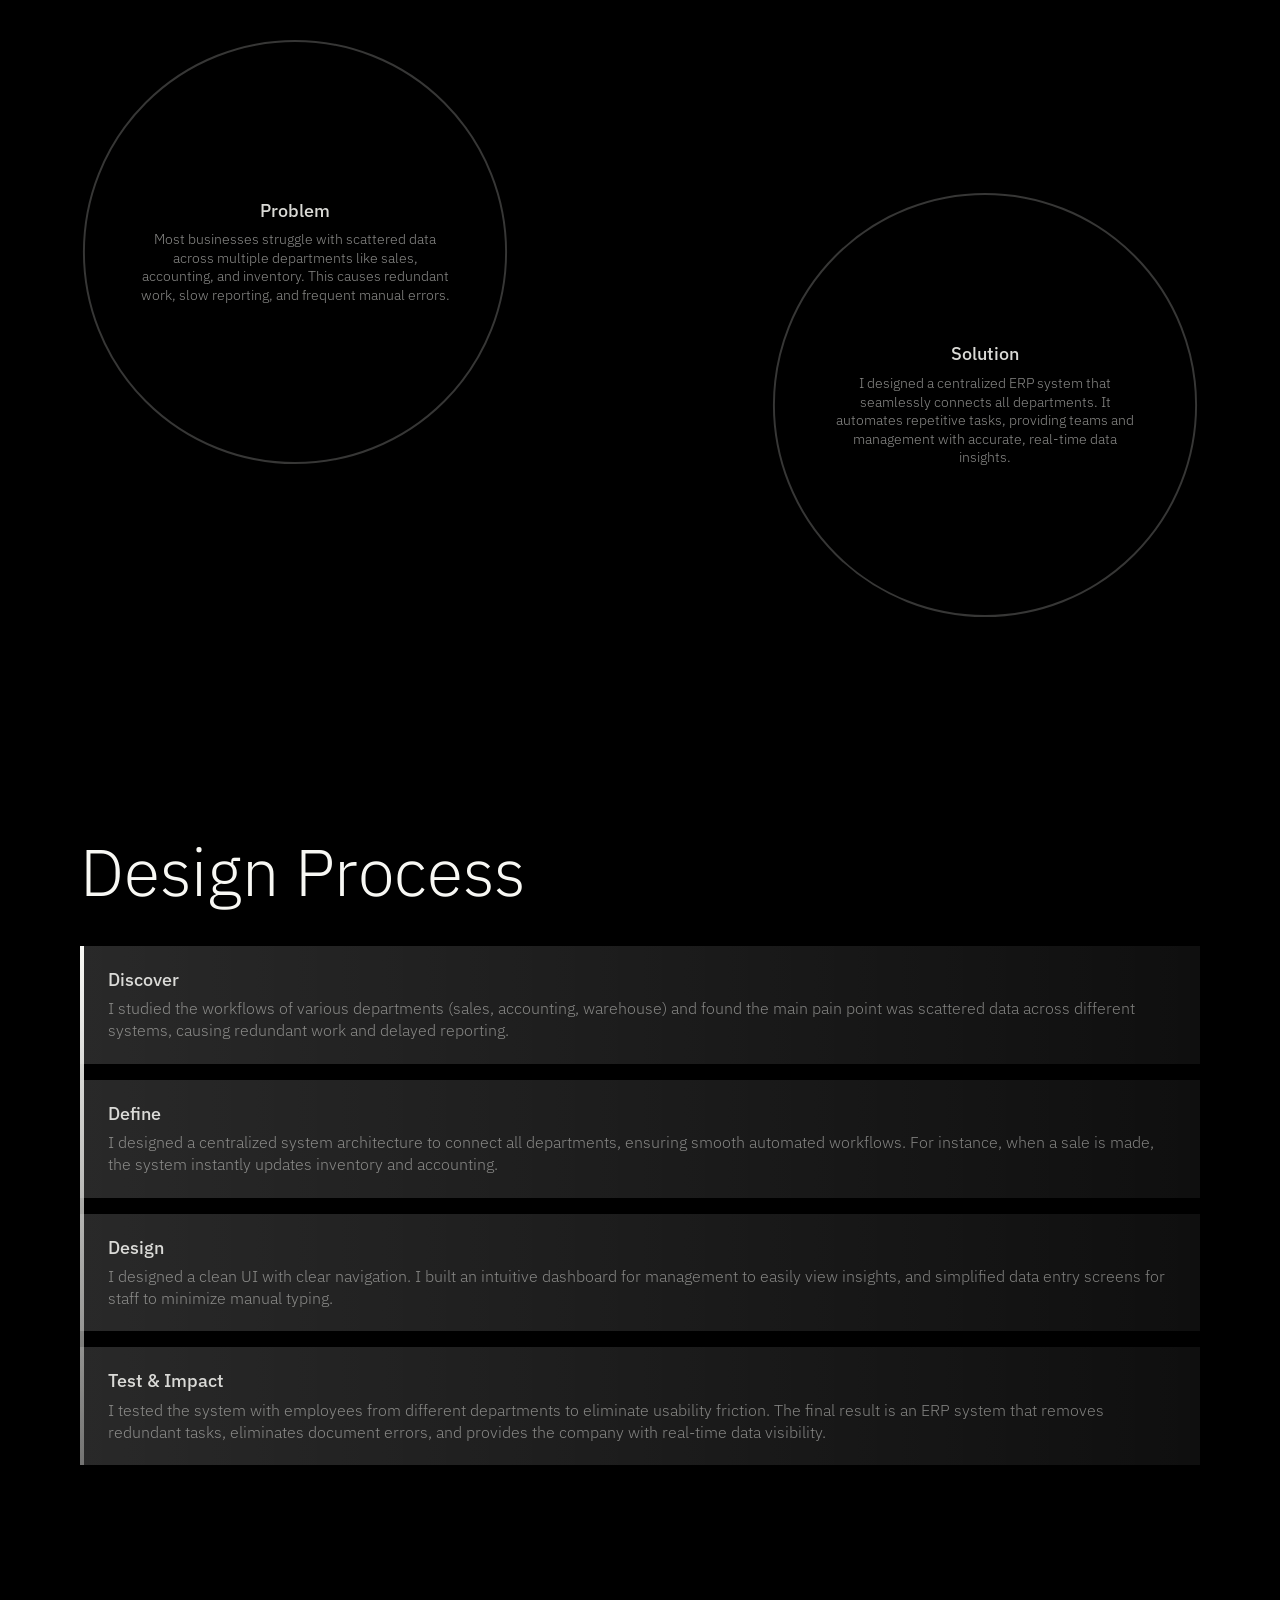
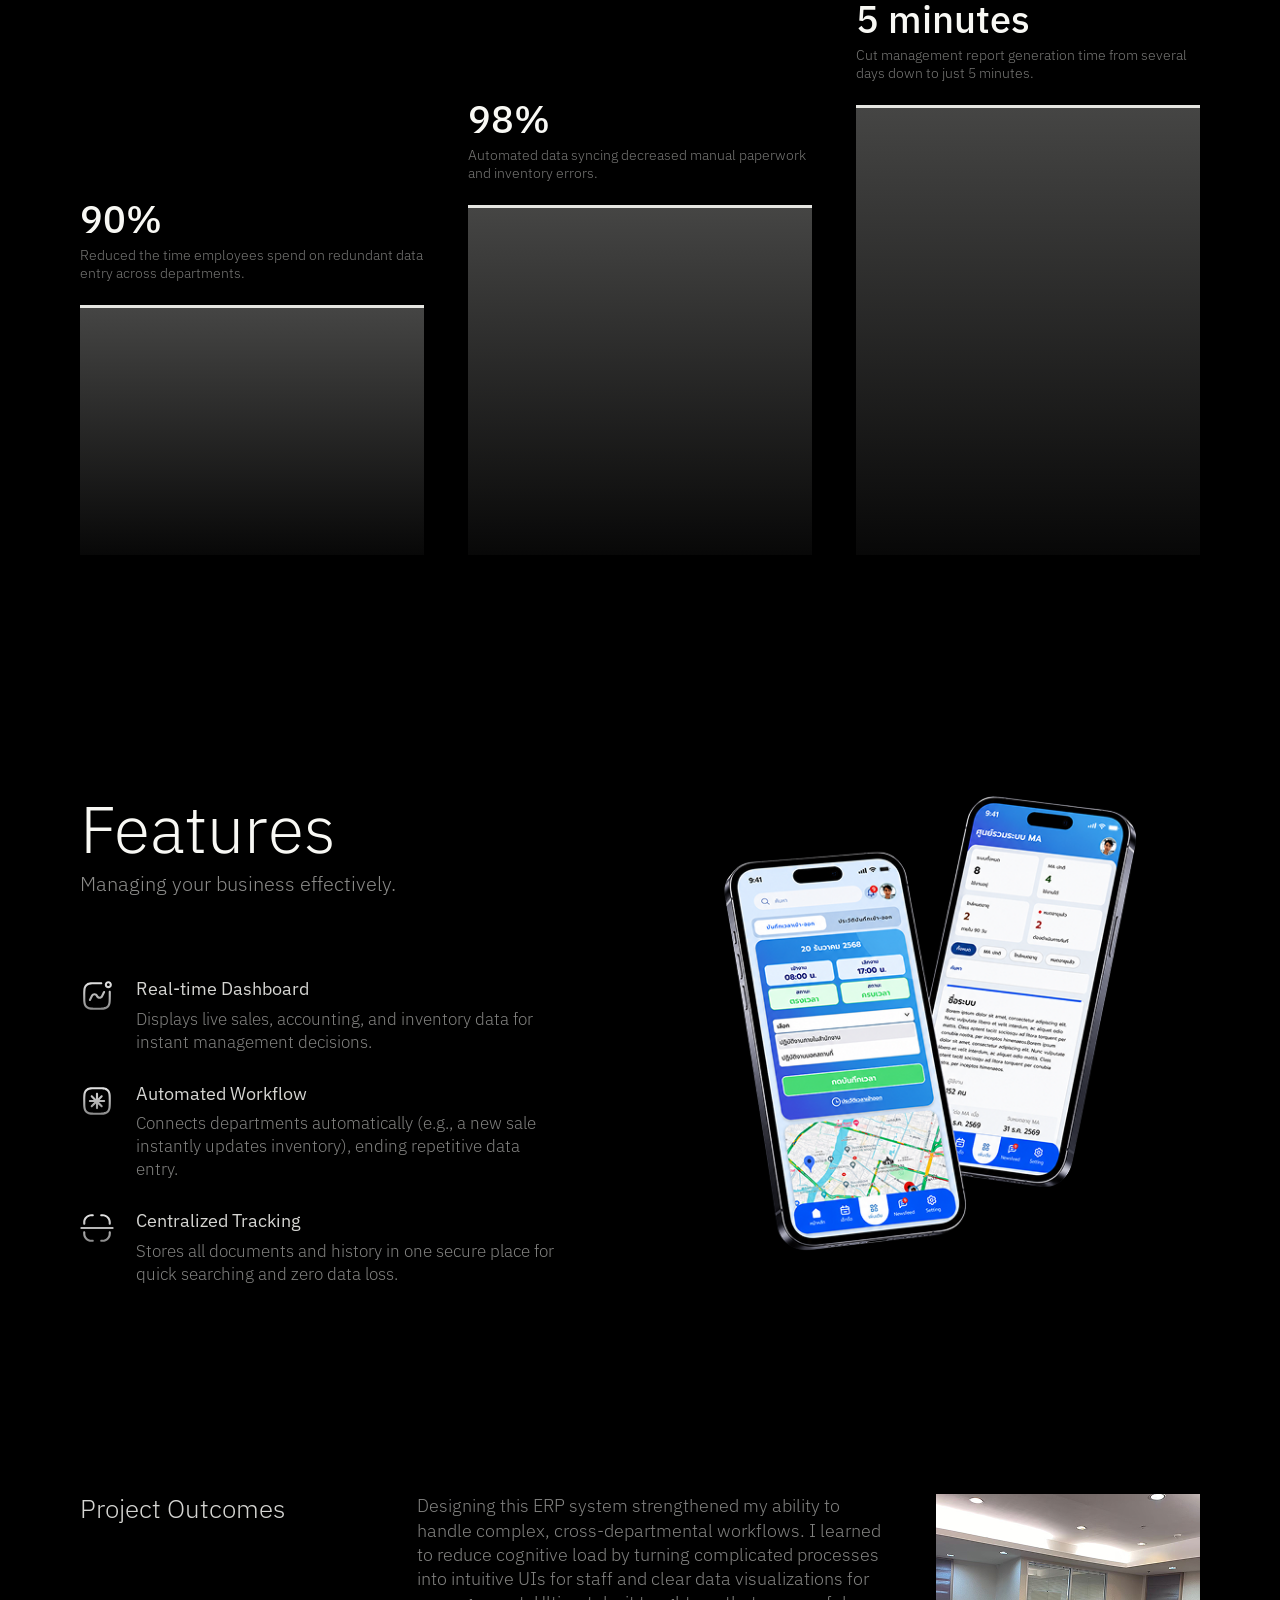
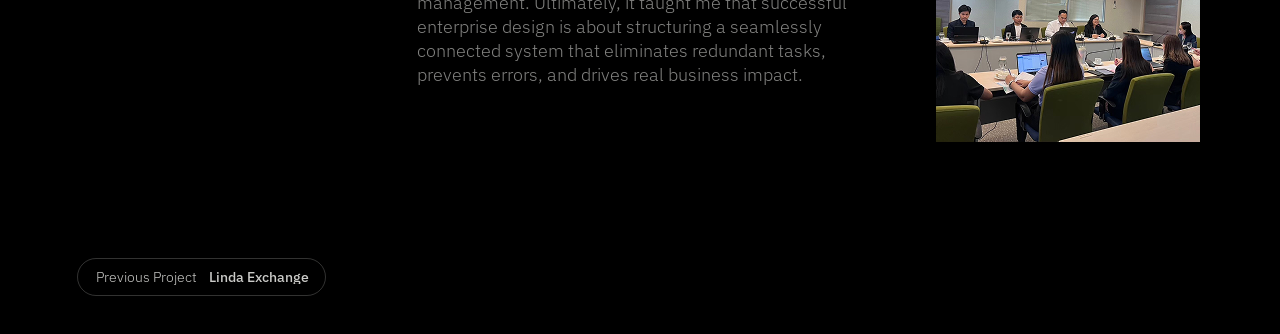
<file: project-business-management-erp-system.html>
<!doctype html>
<html lang="en">
  <head>
    <meta charset="UTF-8" />
    <meta name="viewport" content="width=device-width, initial-scale=1.0" />
    <title>Business Management ERP System | Suphachai Chaichang</title>
    <meta name="description" content="Business Management ERP System case study by Suphachai Chaichang, an ERP platform for connected operations, reporting, and workflow automation." />
    <meta property="og:title" content="Business Management ERP System | Suphachai Chaichang" />
    <meta property="og:description" content="Business Management ERP System case study by Suphachai Chaichang, an ERP platform for connected operations, reporting, and workflow automation." />
    <meta property="og:type" content="website" />
    <meta property="og:image" content="./image/mockup_Business Management ERP System 1.png" />
    <meta name="twitter:card" content="summary_large_image" />
    <link rel="icon" href="./favicon.svg" type="image/svg+xml" />
    <link rel="preconnect" href="https://fonts.googleapis.com" />
    <link rel="preconnect" href="https://fonts.gstatic.com" crossorigin />
    <link
      href="https://fonts.googleapis.com/css2?family=IBM+Plex+Sans:wght@300;400;500&family=IBM+Plex+Sans+Thai:wght@300;400;500&display=swap"
      rel="stylesheet"
    />
    <link rel="stylesheet" href="./project-detail.css" />
  </head>
  <body class="project-detail-page project-business-erp-page">
    <header class="project-nav" aria-label="Project navigation">
      <a class="project-brand" href="./index.html">Portfolio</a>
      <button class="project-menu" type="button" aria-label="Open menu" aria-expanded="false"><span></span></button>
    </header>

    <main>
      <section class="project-hero" aria-labelledby="projectTitle">
        <div class="project-hero-inner">
          <h1 id="projectTitle"><span>Business Management</span> <span>ERP System</span></h1>
          <img fetchpriority="high" decoding="async"
            src="./image/mockup_Business%20Management%20ERP%20System%201.png"
            alt="Business Management ERP System laptop dashboard mockup"
          />
        </div>
      </section>

      <section class="project-overview project-section" aria-labelledby="overviewTitle">
        <div class="section-shell overview-grid">
          <h2 id="overviewTitle" class="section-title">Project Overview</h2>

          <div class="overview-content reveal-block">
            <div class="overview-meta">
              <div class="overview-field">
                <p class="overview-label">Timeline</p>
                <p class="overview-value">2024 - Present</p>
              </div>
              <div class="overview-field">
                <p class="overview-label">Role</p>
                <p class="overview-value">UX/UI Designer</p>
              </div>
            </div>

            <div class="overview-copy overview-field">
              <h3 class="overview-label">Business Management ERP System</h3>
              <p class="overview-description">
                A comprehensive Enterprise Resource Planning platform designed for organizational transparency and
                efficiency.
              </p>
            </div>

            <div class="overview-detail overview-field">
              <p class="overview-label">Type</p>
              <ul class="project-tags" aria-label="Project type">
                <li>System</li>
                <li>WebApp</li>
              </ul>
            </div>

            <div class="overview-detail overview-field">
              <p class="overview-label">Color</p>
              <ul class="color-swatches" aria-label="Project colors">
                <li style="--swatch: #0958d9"><span>Blue</span></li>
              </ul>
            </div>
          </div>
        </div>
      </section>

      <section
        class="product-story project-section"
        id="productStory"
        aria-label="Product mockup and problem solution"
      >
        <div class="product-stage section-shell">
          <div class="product-sticky" aria-hidden="true">
            <img loading="lazy" decoding="async"
              class="product-device"
              id="productDevice"
              src="./image/mockup_Business%20Management%20ERP%20System%201.png"
              alt=""
            />
          </div>

          <div class="problem-solution" id="problemSolution">
            <article class="solution-orbit reveal-block">
              <svg viewBox="0 0 220 220" aria-hidden="true">
                <circle cx="110" cy="110" r="108"></circle>
              </svg>
              <div>
                <h2>Problem</h2>
                <p>
                  Most businesses struggle with scattered data across multiple departments like sales, accounting, and
                  inventory. This causes redundant work, slow reporting, and frequent manual errors.
                </p>
              </div>
            </article>

            <article class="solution-orbit solution-orbit-offset reveal-block">
              <svg viewBox="0 0 220 220" aria-hidden="true">
                <circle cx="110" cy="110" r="108"></circle>
              </svg>
              <div>
                <h2>Solution</h2>
                <p>
                  I designed a centralized ERP system that seamlessly connects all departments. It automates repetitive
                  tasks, providing teams and management with accurate, real-time data insights.
                </p>
              </div>
            </article>
          </div>
        </div>
      </section>

      <section class="design-process project-section" aria-labelledby="processTitle">
        <div class="section-shell">
          <h2 id="processTitle" class="section-title">Design Process</h2>
          <div class="process-list" aria-label="Design process steps">
            <article class="process-step reveal-block" style="--step-index: 0">
              <h3>Discover</h3>
              <p>
                I studied the workflows of various departments (sales, accounting, warehouse) and found the main pain
                point was scattered data across different systems, causing redundant work and delayed reporting.
              </p>
            </article>
            <article class="process-step reveal-block" style="--step-index: 1">
              <h3>Define</h3>
              <p>
                I designed a centralized system architecture to connect all departments, ensuring smooth automated
                workflows. For instance, when a sale is made, the system instantly updates inventory and accounting.
              </p>
            </article>
            <article class="process-step reveal-block" style="--step-index: 2">
              <h3>Design</h3>
              <p>
                I designed a clean UI with clear navigation. I built an intuitive dashboard for management to easily view
                insights, and simplified data entry screens for staff to minimize manual typing.
              </p>
            </article>
            <article class="process-step reveal-block" style="--step-index: 3">
              <h3>Test &amp; Impact</h3>
              <p>
                I tested the system with employees from different departments to eliminate usability friction. The final
                result is an ERP system that removes redundant tasks, eliminates document errors, and provides the
                company with real-time data visibility.
              </p>
            </article>
          </div>
        </div>
      </section>

      <section class="impact-section project-section" aria-labelledby="impactTitle">
        <div class="section-shell">
          <h2 id="impactTitle" class="sr-only">Impact and Statistics</h2>
          <div class="metrics-grid">
            <article class="metric reveal-block" style="--metric-height: 250px; --metric-index: 0">
              <h3>90%</h3>
              <p>Reduced the time employees spend on redundant data entry across departments.</p>
              <div class="metric-bar" aria-hidden="true"></div>
            </article>
            <article class="metric reveal-block" style="--metric-height: 350px; --metric-index: 1">
              <h3>98%</h3>
              <p>Automated data syncing decreased manual paperwork and inventory errors.</p>
              <div class="metric-bar" aria-hidden="true"></div>
            </article>
            <article class="metric reveal-block" style="--metric-height: 450px; --metric-index: 2">
              <h3>5 minutes</h3>
              <p>Cut management report generation time from several days down to just 5 minutes.</p>
              <div class="metric-bar" aria-hidden="true"></div>
            </article>
          </div>
        </div>
      </section>

      <section class="features-section project-section" aria-labelledby="featuresTitle">
        <div class="section-shell features-grid">
          <div>
            <h2 id="featuresTitle" class="section-title">Features</h2>
            <p class="section-kicker">Managing your business effectively.</p>

            <div class="feature-list">
              <article class="feature-item reveal-block" style="--feature-index: 0">
                <img decoding="async" src="./icon/icon_Real-time%20Dashboard_info-project.svg" alt="" aria-hidden="true" />
                <h3>Real-time Dashboard</h3>
                <p>Displays live sales, accounting, and inventory data for instant management decisions.</p>
              </article>
              <article class="feature-item reveal-block" style="--feature-index: 1">
                <img decoding="async" src="./icon/icon_Automated%20Workflow_info-project.svg" alt="" aria-hidden="true" />
                <h3>Automated Workflow</h3>
                <p>
                  Connects departments automatically (e.g., a new sale instantly updates inventory), ending repetitive
                  data entry.
                </p>
              </article>
              <article class="feature-item reveal-block" style="--feature-index: 2">
                <img decoding="async" src="./icon/icon_Seamless%20Transaction%20Tracking_info-project.svg" alt="" aria-hidden="true" />
                <h3>Centralized Tracking</h3>
                <p>Stores all documents and history in one secure place for quick searching and zero data loss.</p>
              </article>
            </div>
          </div>

          <div class="feature-mockup reveal-block">
            <img loading="lazy" decoding="async"
              src="./image/mockup_Business%20Management%20ERP%20System%203.png"
              alt="Two Business Management ERP System mobile screens showing dashboard and reports"
            />
          </div>
        </div>
      </section>

      <section class="outcomes-section project-section" aria-labelledby="outcomesTitle">
        <div class="section-shell outcomes-grid reveal-block">
          <h2 id="outcomesTitle">Project Outcomes</h2>
          <p>
            Designing this ERP system strengthened my ability to handle complex, cross-departmental workflows. I learned to
            reduce cognitive load by turning complicated processes into intuitive UIs for staff and clear data
            visualizations for management. Ultimately, it taught me that successful enterprise design is about
            structuring a seamlessly connected system that eliminates redundant tasks, prevents errors, and drives real
            business impact.
          </p>
          <img loading="lazy" decoding="async"
            src="./image/Project%20Outcomes-Business%20Management%20ERP%20System.png"
            alt="Business Management ERP System project presentation meeting"
          />
        </div>
      </section>

      <section class="next-project-section is-prev-only" aria-label="Project navigation">
        <a class="next-project-link previous-project-link" href="./project-linda-exchange.html">
          <span>Previous Project</span>
          <strong>Linda Exchange</strong>
        </a>
      </section>
    </main>

    <nav class="site-menu-overlay" id="siteMenu" aria-label="Site menu" aria-hidden="true">
      <button class="site-menu-scrim" type="button" aria-label="Close menu"></button>
      <div class="site-menu-panel">
        <button class="site-menu-close" type="button" aria-label="Close menu"></button>
        <div class="site-menu-list">
          <a class="site-menu-link" href="./index.html#hero">Home</a>
          <a class="site-menu-link" href="./index.html#projects">Projects</a>
          <a class="site-menu-link" href="./index.html#cta">Contact</a>
        </div>
        <div class="language-switcher" aria-label="Language selector">
          <button class="language-switcher-button" type="button" data-language="th" aria-pressed="false">TH</button>
          <button class="language-switcher-button" type="button" data-language="en" aria-pressed="true">EN</button>
        </div>
      </div>
    </nav>

    <script src="./i18n.js"></script>
    <script src="./project-detail.js"></script>
  </body>
</html>
</file>
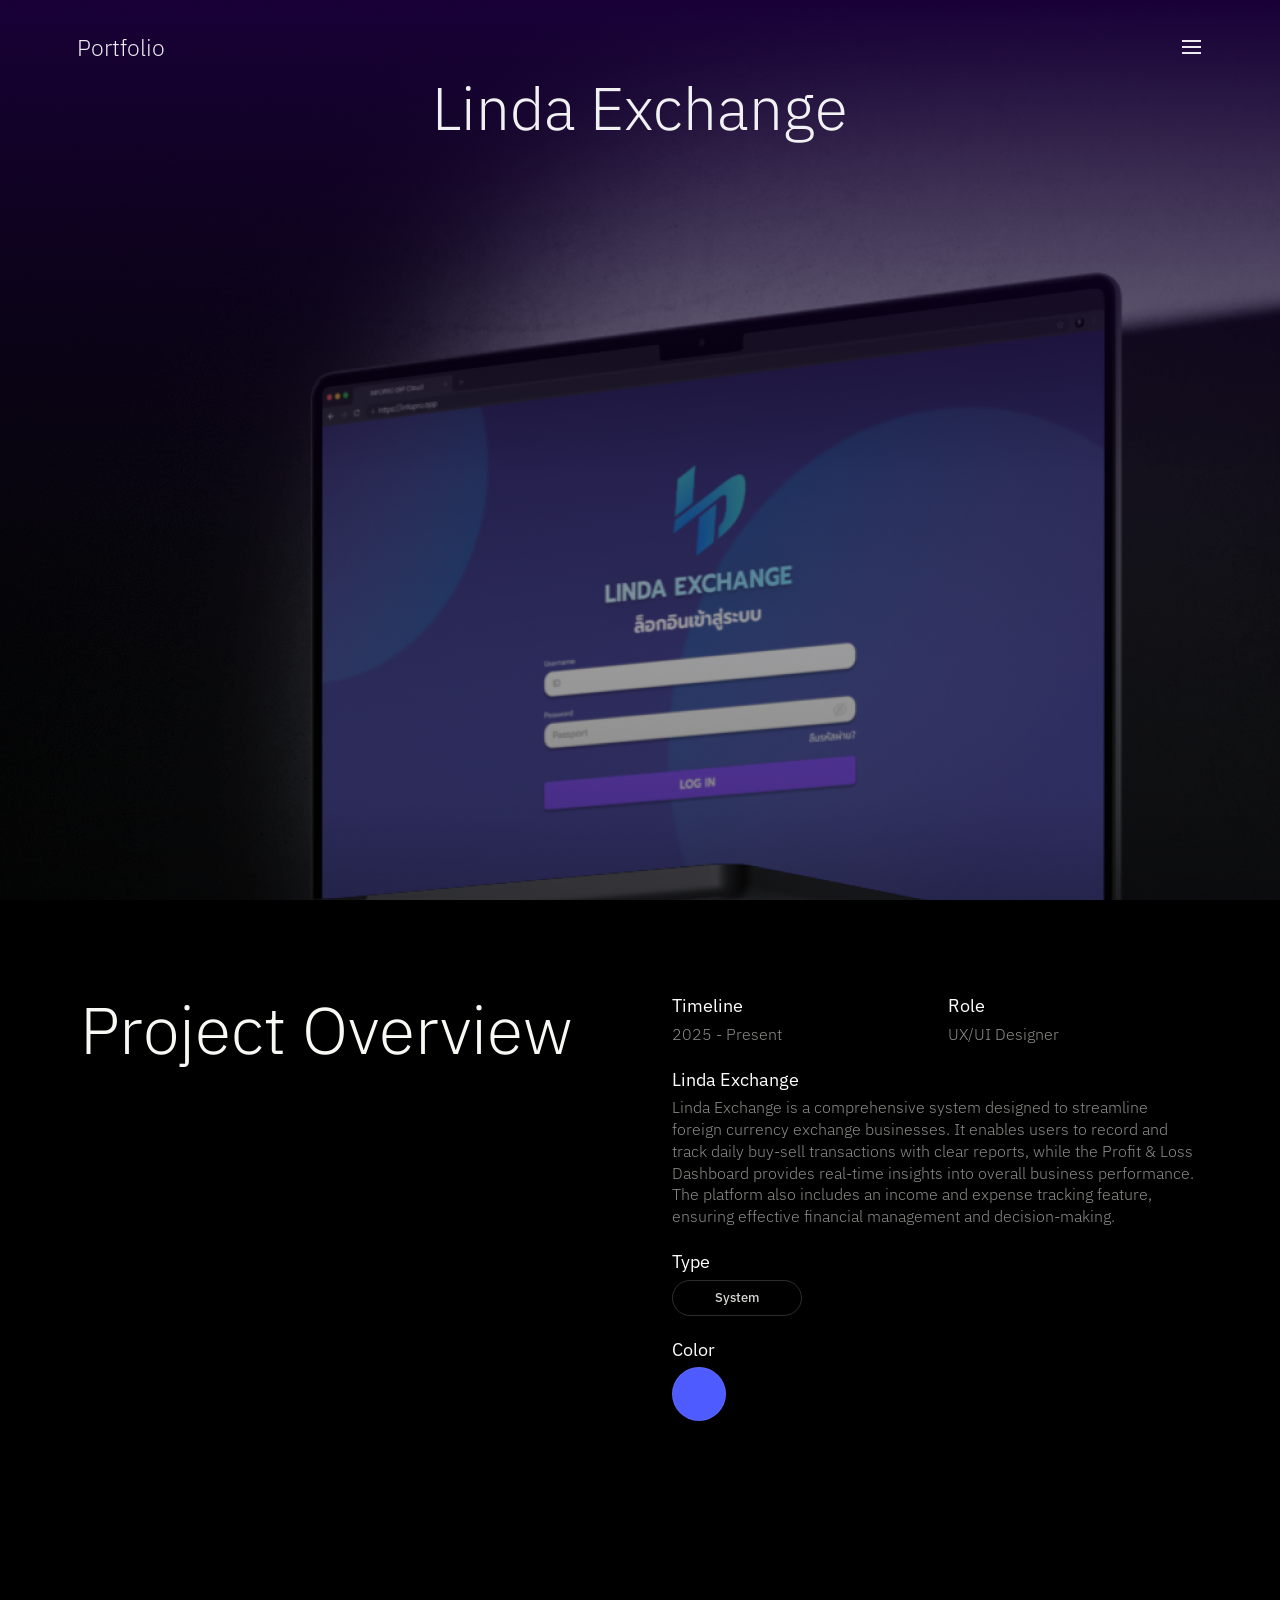
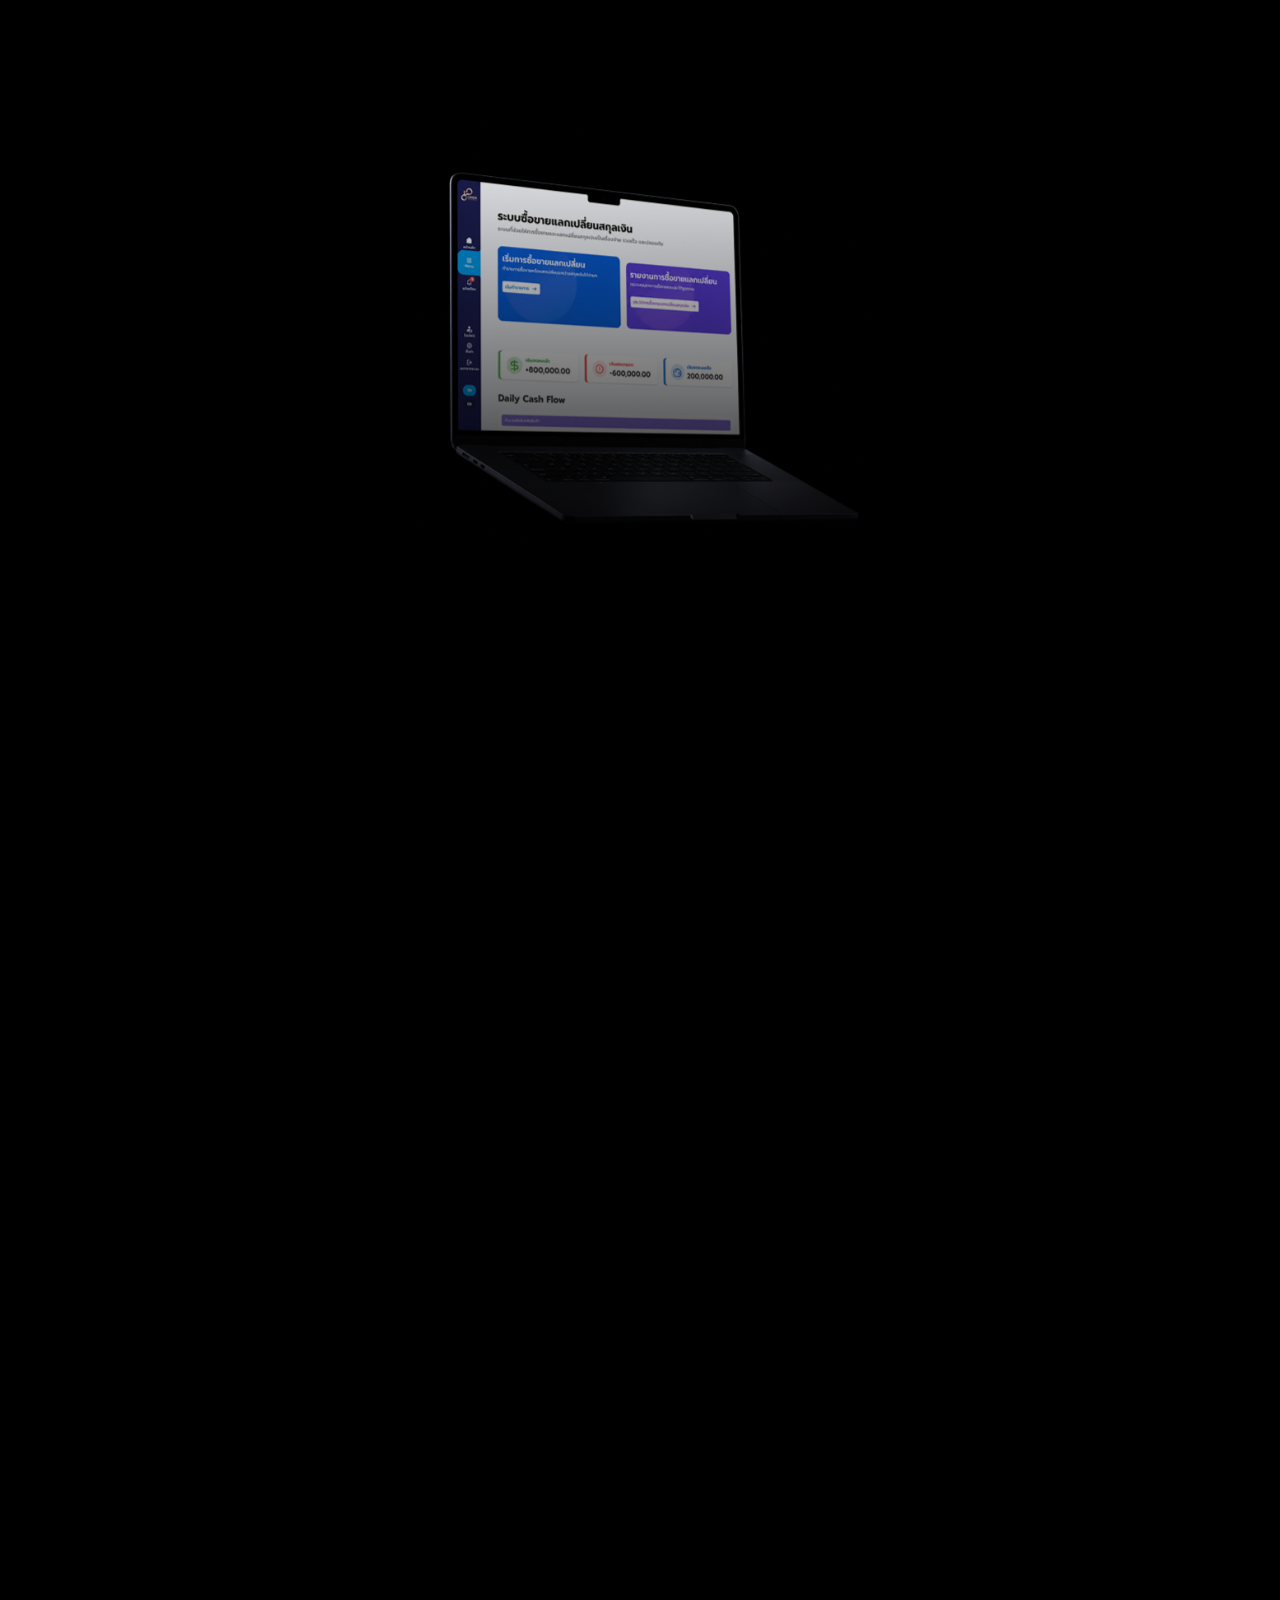
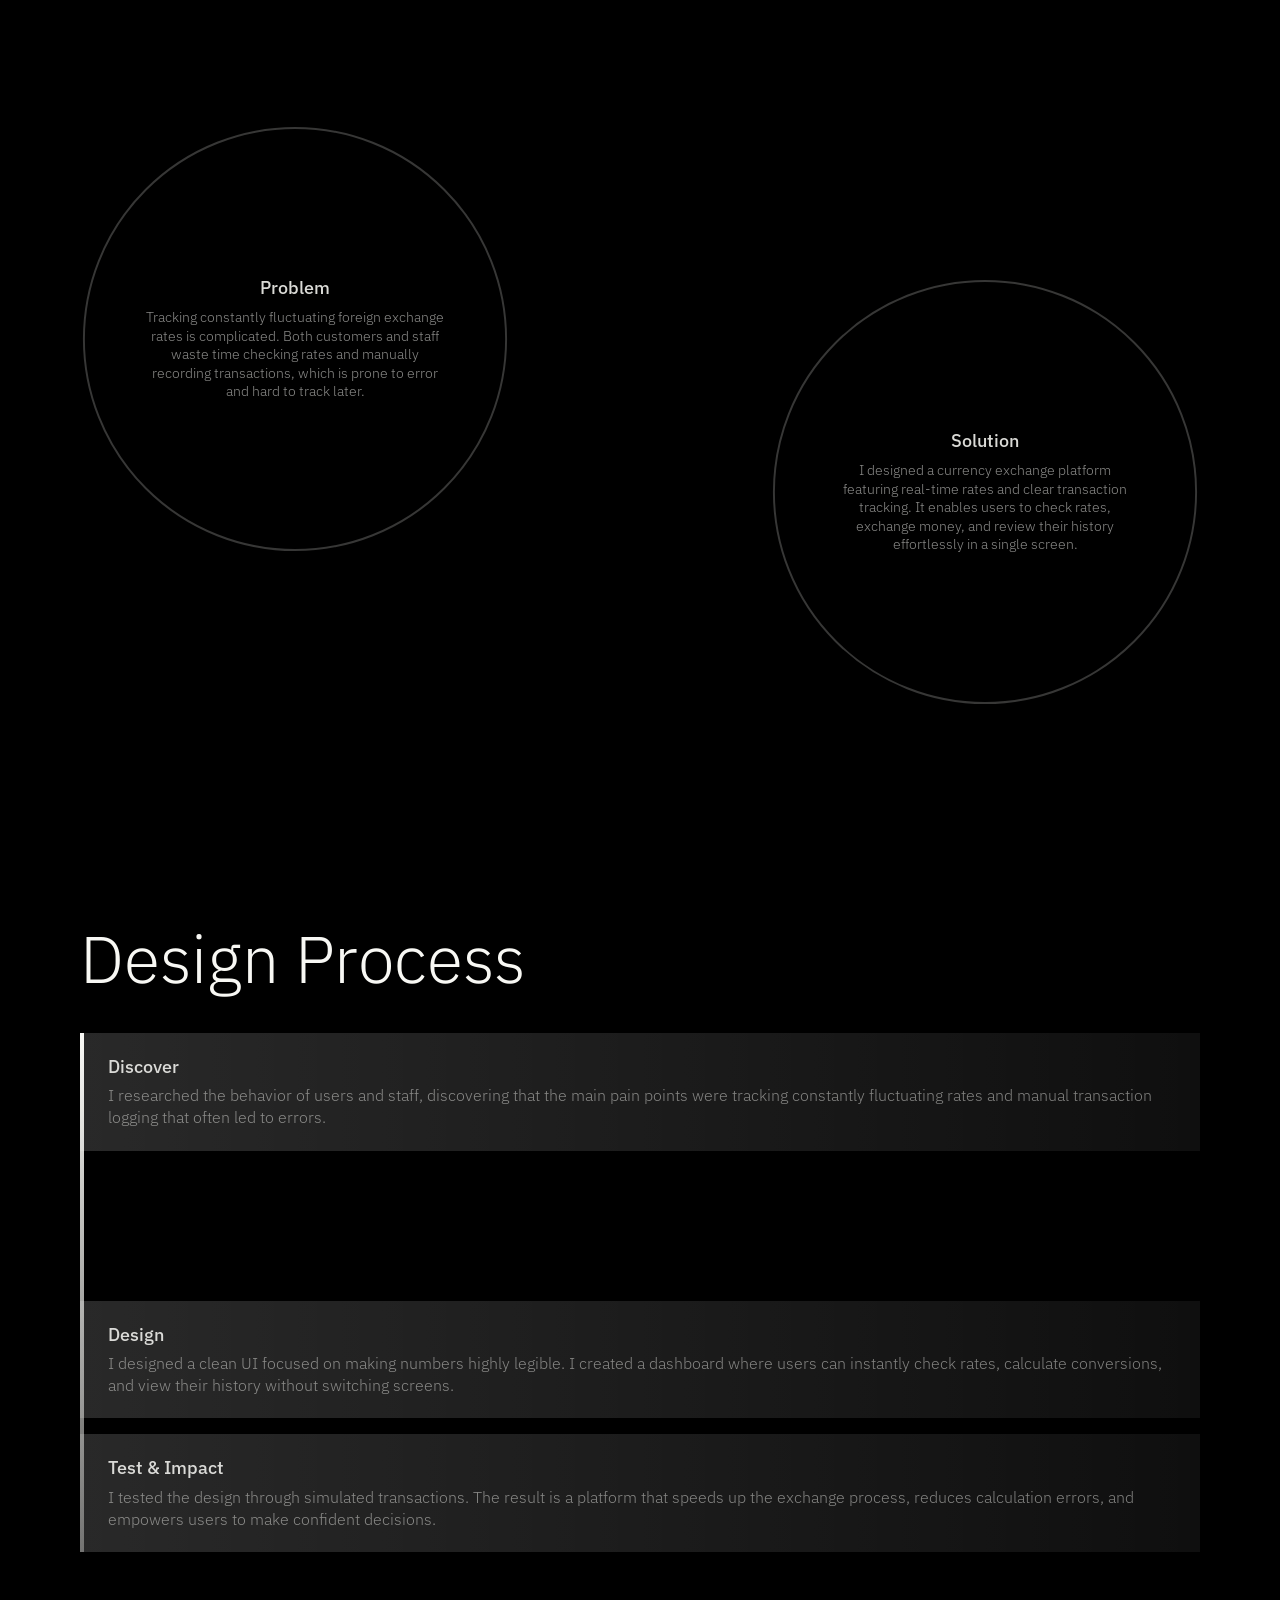
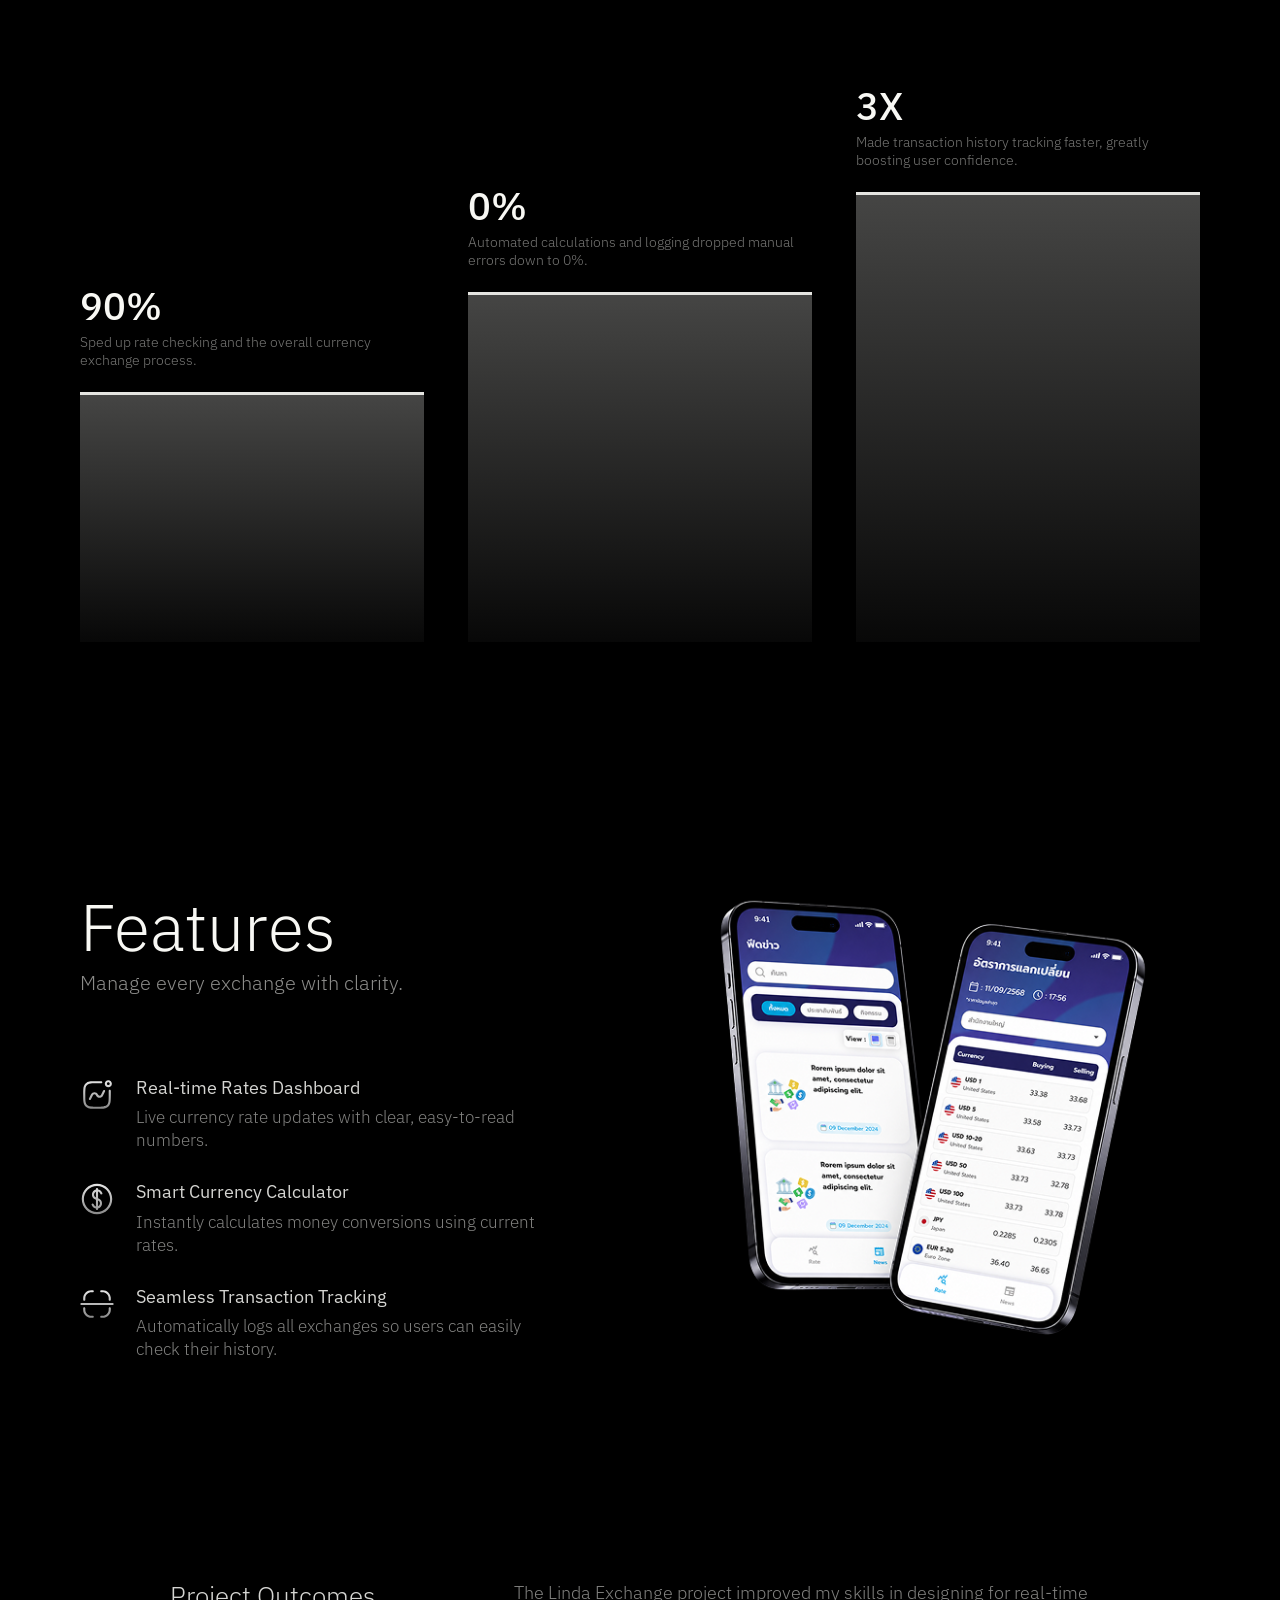
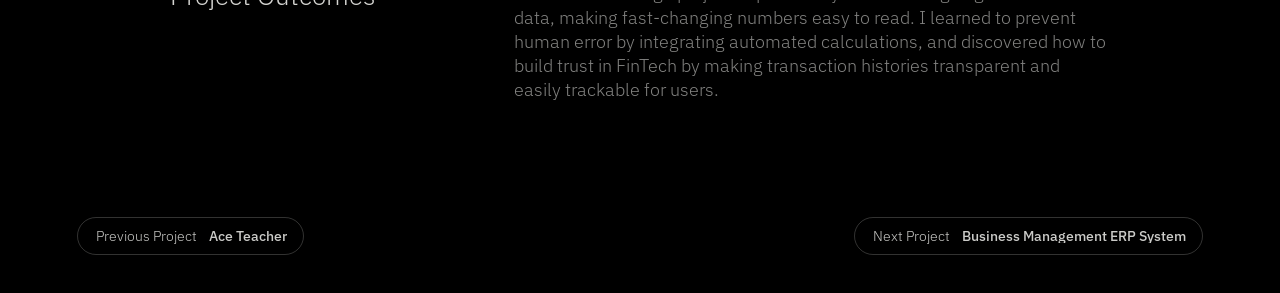
<file: project-linda-exchange.html>
<!doctype html>
<html lang="en">
  <head>
    <meta charset="UTF-8" />
    <meta name="viewport" content="width=device-width, initial-scale=1.0" />
    <title>Linda Exchange | Suphachai Chaichang</title>
    <meta name="description" content="Linda Exchange case study by Suphachai Chaichang, a foreign currency exchange system with real-time rates, tracking, and reporting." />
    <meta property="og:title" content="Linda Exchange | Suphachai Chaichang" />
    <meta property="og:description" content="Linda Exchange case study by Suphachai Chaichang, a foreign currency exchange system with real-time rates, tracking, and reporting." />
    <meta property="og:type" content="website" />
    <meta property="og:image" content="./image/mockup_Linda Exchange 2.png" />
    <meta name="twitter:card" content="summary_large_image" />
    <link rel="icon" href="./favicon.svg" type="image/svg+xml" />
    <link rel="preconnect" href="https://fonts.googleapis.com" />
    <link rel="preconnect" href="https://fonts.gstatic.com" crossorigin />
    <link
      href="https://fonts.googleapis.com/css2?family=IBM+Plex+Sans:wght@300;400;500&family=IBM+Plex+Sans+Thai:wght@300;400;500&display=swap"
      rel="stylesheet"
    />
    <link rel="stylesheet" href="./project-detail.css" />
  </head>
  <body class="project-detail-page project-linda-exchange-page">
    <header class="project-nav" aria-label="Project navigation">
      <a class="project-brand" href="./index.html">Portfolio</a>
      <button class="project-menu" type="button" aria-label="Open menu" aria-expanded="false"><span></span></button>
    </header>

    <main>
      <section class="project-hero" aria-labelledby="projectTitle">
        <div class="project-hero-inner">
          <h1 id="projectTitle">Linda Exchange</h1>
        </div>
      </section>

      <section class="project-overview project-section" aria-labelledby="overviewTitle">
        <div class="section-shell overview-grid">
          <h2 id="overviewTitle" class="section-title">Project Overview</h2>

          <div class="overview-content reveal-block">
            <div class="overview-meta">
              <div class="overview-field">
                <p class="overview-label">Timeline</p>
                <p class="overview-value">2025 - Present</p>
              </div>
              <div class="overview-field">
                <p class="overview-label">Role</p>
                <p class="overview-value">UX/UI Designer</p>
              </div>
            </div>

            <div class="overview-copy overview-field">
              <h3 class="overview-label">Linda Exchange</h3>
              <p class="overview-description">
                Linda Exchange is a comprehensive system designed to streamline foreign currency exchange businesses. It
                enables users to record and track daily buy-sell transactions with clear reports, while the Profit &amp;
                Loss Dashboard provides real-time insights into overall business performance. The platform also includes
                an income and expense tracking feature, ensuring effective financial management and decision-making.
              </p>
            </div>

            <div class="overview-detail overview-field">
              <p class="overview-label">Type</p>
              <ul class="project-tags" aria-label="Project type">
                <li>System</li>
              </ul>
            </div>

            <div class="overview-detail overview-field">
              <p class="overview-label">Color</p>
              <ul class="color-swatches" aria-label="Project colors">
                <li style="--swatch: #4e5cff"><span>Blue</span></li>
              </ul>
            </div>
          </div>
        </div>
      </section>

      <section
        class="product-story project-section"
        id="productStory"
        aria-label="Product mockup and problem solution"
      >
        <div class="product-stage section-shell">
          <div class="product-sticky" aria-hidden="true">
            <img loading="lazy" decoding="async"
              class="product-device"
              id="productDevice"
              src="./image/mockup_Linda%20Exchange%202.png"
              alt=""
            />
          </div>

          <div class="problem-solution" id="problemSolution">
            <article class="solution-orbit reveal-block">
              <svg viewBox="0 0 220 220" aria-hidden="true">
                <circle cx="110" cy="110" r="108"></circle>
              </svg>
              <div>
                <h2>Problem</h2>
                <p>
                  Tracking constantly fluctuating foreign exchange rates is complicated. Both customers and staff waste
                  time checking rates and manually recording transactions, which is prone to error and hard to track
                  later.
                </p>
              </div>
            </article>

            <article class="solution-orbit solution-orbit-offset reveal-block">
              <svg viewBox="0 0 220 220" aria-hidden="true">
                <circle cx="110" cy="110" r="108"></circle>
              </svg>
              <div>
                <h2>Solution</h2>
                <p>
                  I designed a currency exchange platform featuring real-time rates and clear transaction tracking. It
                  enables users to check rates, exchange money, and review their history effortlessly in a single screen.
                </p>
              </div>
            </article>
          </div>
        </div>
      </section>

      <section class="design-process project-section" aria-labelledby="processTitle">
        <div class="section-shell">
          <h2 id="processTitle" class="section-title">Design Process</h2>
          <div class="process-list" aria-label="Design process steps">
            <article class="process-step reveal-block" style="--step-index: 0">
              <h3>Discover</h3>
              <p>
                I researched the behavior of users and staff, discovering that the main pain points were tracking
                constantly fluctuating rates and manual transaction logging that often led to errors.
              </p>
            </article>
            <article class="process-step reveal-block" style="--step-index: 1">
              <h3>Define</h3>
              <p>
                I structured the system to prioritize real-time data display and organized the transaction history to be
                easily trackable, ensuring transparency and trust.
              </p>
            </article>
            <article class="process-step reveal-block" style="--step-index: 2">
              <h3>Design</h3>
              <p>
                I designed a clean UI focused on making numbers highly legible. I created a dashboard where users can
                instantly check rates, calculate conversions, and view their history without switching screens.
              </p>
            </article>
            <article class="process-step reveal-block" style="--step-index: 3">
              <h3>Test &amp; Impact</h3>
              <p>
                I tested the design through simulated transactions. The result is a platform that speeds up the exchange
                process, reduces calculation errors, and empowers users to make confident decisions.
              </p>
            </article>
          </div>
        </div>
      </section>

      <section class="impact-section project-section" aria-labelledby="impactTitle">
        <div class="section-shell">
          <h2 id="impactTitle" class="sr-only">Impact and Statistics</h2>
          <div class="metrics-grid">
            <article class="metric reveal-block" style="--metric-height: 250px; --metric-index: 0">
              <h3>90%</h3>
              <p>Sped up rate checking and the overall currency exchange process.</p>
              <div class="metric-bar" aria-hidden="true"></div>
            </article>
            <article class="metric reveal-block" style="--metric-height: 350px; --metric-index: 1">
              <h3>0%</h3>
              <p>Automated calculations and logging dropped manual errors down to 0%.</p>
              <div class="metric-bar" aria-hidden="true"></div>
            </article>
            <article class="metric reveal-block" style="--metric-height: 450px; --metric-index: 2">
              <h3>3X</h3>
              <p>Made transaction history tracking faster, greatly boosting user confidence.</p>
              <div class="metric-bar" aria-hidden="true"></div>
            </article>
          </div>
        </div>
      </section>

      <section class="features-section project-section" aria-labelledby="featuresTitle">
        <div class="section-shell features-grid">
          <div>
            <h2 id="featuresTitle" class="section-title">Features</h2>
            <p class="section-kicker">Manage every exchange with clarity.</p>

            <div class="feature-list">
              <article class="feature-item reveal-block" style="--feature-index: 0">
                <img decoding="async" src="./icon/icon_Real-time%20Rates%20Dashboard_info-project.svg" alt="" aria-hidden="true" />
                <h3>Real-time Rates Dashboard</h3>
                <p>Live currency rate updates with clear, easy-to-read numbers.</p>
              </article>
              <article class="feature-item reveal-block" style="--feature-index: 1">
                <img decoding="async" src="./icon/icon_Smart%20Currency%20Calculator_info-project.svg" alt="" aria-hidden="true" />
                <h3>Smart Currency Calculator</h3>
                <p>Instantly calculates money conversions using current rates.</p>
              </article>
              <article class="feature-item reveal-block" style="--feature-index: 2">
                <img decoding="async" src="./icon/icon_Seamless%20Transaction%20Tracking.svg" alt="" aria-hidden="true" />
                <h3>Seamless Transaction Tracking</h3>
                <p>Automatically logs all exchanges so users can easily check their history.</p>
              </article>
            </div>
          </div>

          <div class="feature-mockup reveal-block">
            <img loading="lazy" decoding="async"
              src="./image/mockup_Linda%20Exchange%203.png"
              alt="Two Linda Exchange mobile screens showing exchange history and rates"
            />
          </div>
        </div>
      </section>

      <section class="outcomes-section project-section" aria-labelledby="outcomesTitle">
        <div class="section-shell outcomes-grid outcomes-grid-text-only reveal-block">
          <h2 id="outcomesTitle">Project Outcomes</h2>
          <p>
            The Linda Exchange project improved my skills in designing for real-time data, making fast-changing numbers
            easy to read. I learned to prevent human error by integrating automated calculations, and discovered how to
            build trust in FinTech by making transaction histories transparent and easily trackable for users.
          </p>
        </div>
      </section>

      <section class="next-project-section" aria-label="Project navigation">
        <a class="next-project-link previous-project-link" href="./project-ace-teacher.html">
          <span>Previous Project</span>
          <strong>Ace Teacher</strong>
        </a>
        <a class="next-project-link" href="./project-business-management-erp-system.html">
          <span>Next Project</span>
          <strong>Business Management ERP System</strong>
        </a>
      </section>
    </main>

    <nav class="site-menu-overlay" id="siteMenu" aria-label="Site menu" aria-hidden="true">
      <button class="site-menu-scrim" type="button" aria-label="Close menu"></button>
      <div class="site-menu-panel">
        <button class="site-menu-close" type="button" aria-label="Close menu"></button>
        <div class="site-menu-list">
          <a class="site-menu-link" href="./index.html#hero">Home</a>
          <a class="site-menu-link" href="./index.html#projects">Projects</a>
          <a class="site-menu-link" href="./index.html#cta">Contact</a>
        </div>
        <div class="language-switcher" aria-label="Language selector">
          <button class="language-switcher-button" type="button" data-language="th" aria-pressed="false">TH</button>
          <button class="language-switcher-button" type="button" data-language="en" aria-pressed="true">EN</button>
        </div>
      </div>
    </nav>

    <script src="./i18n.js"></script>
    <script src="./project-detail.js"></script>
  </body>
</html>
</file>
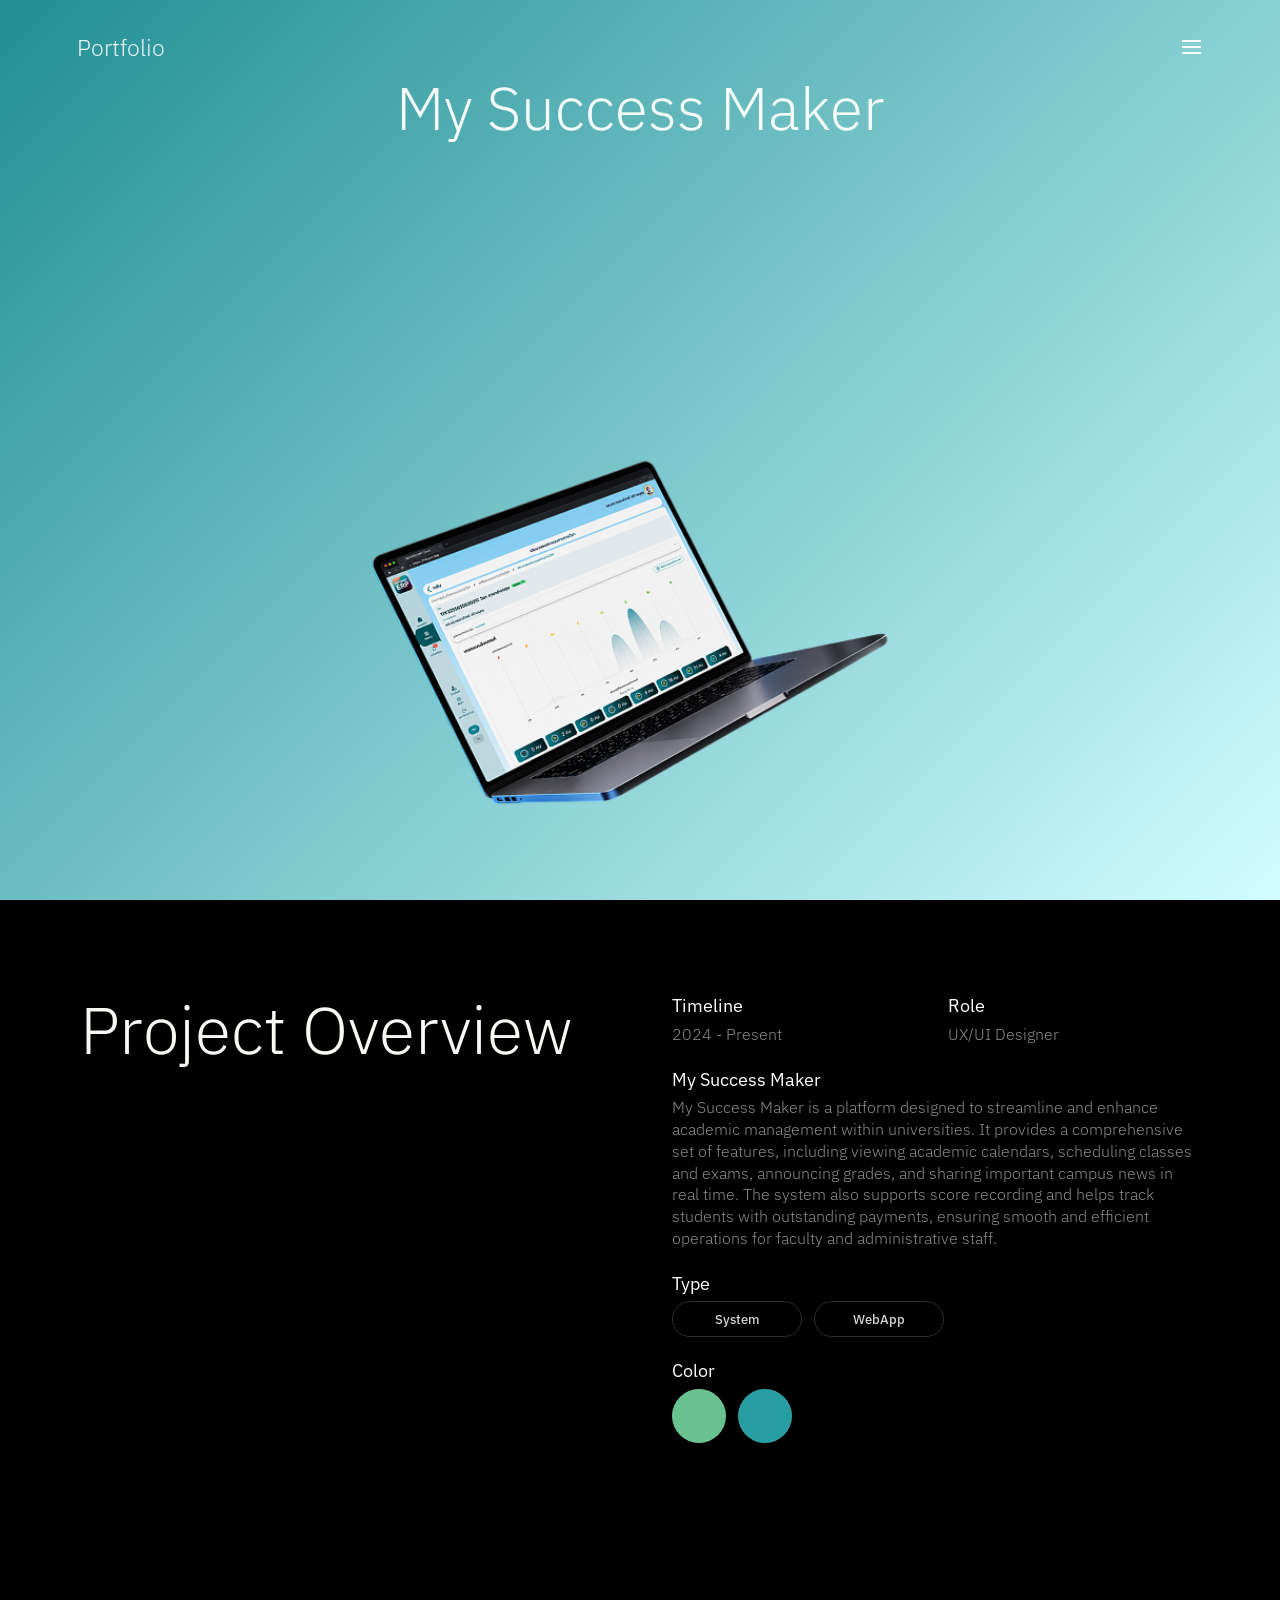
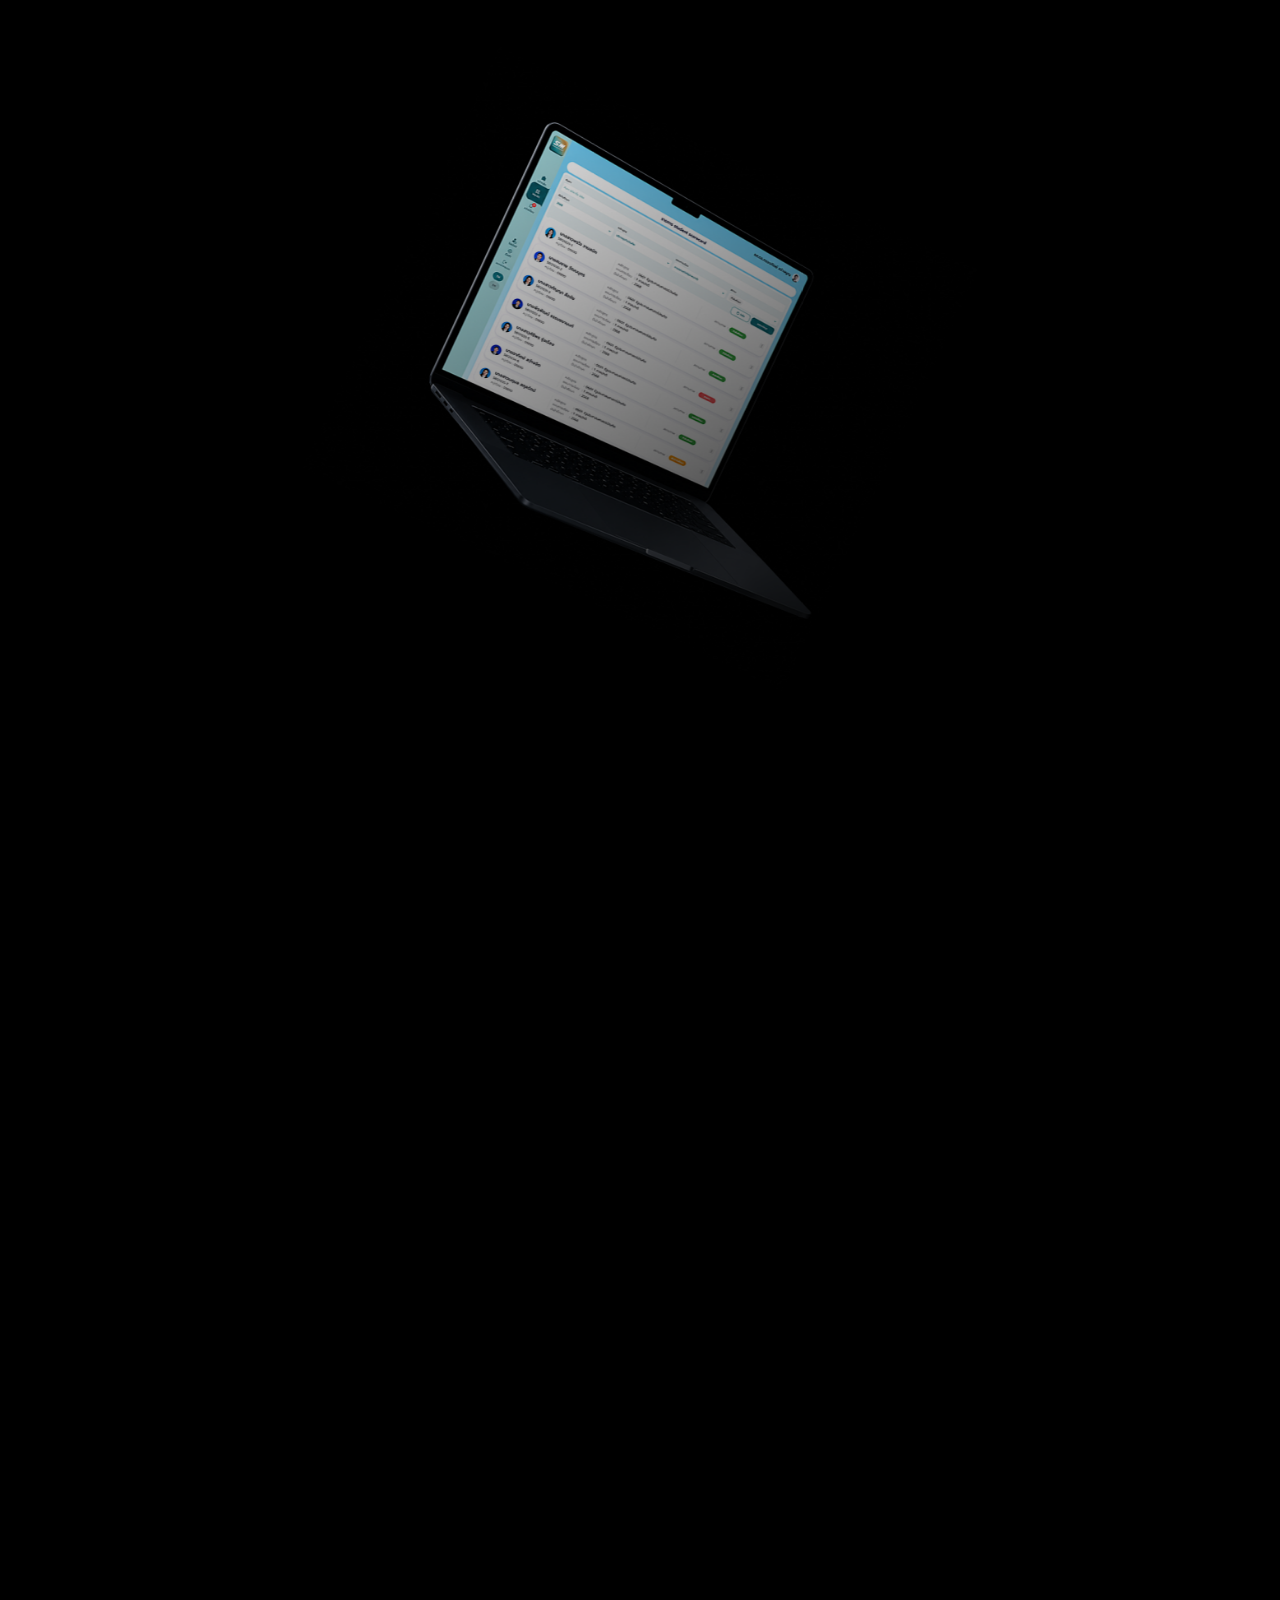
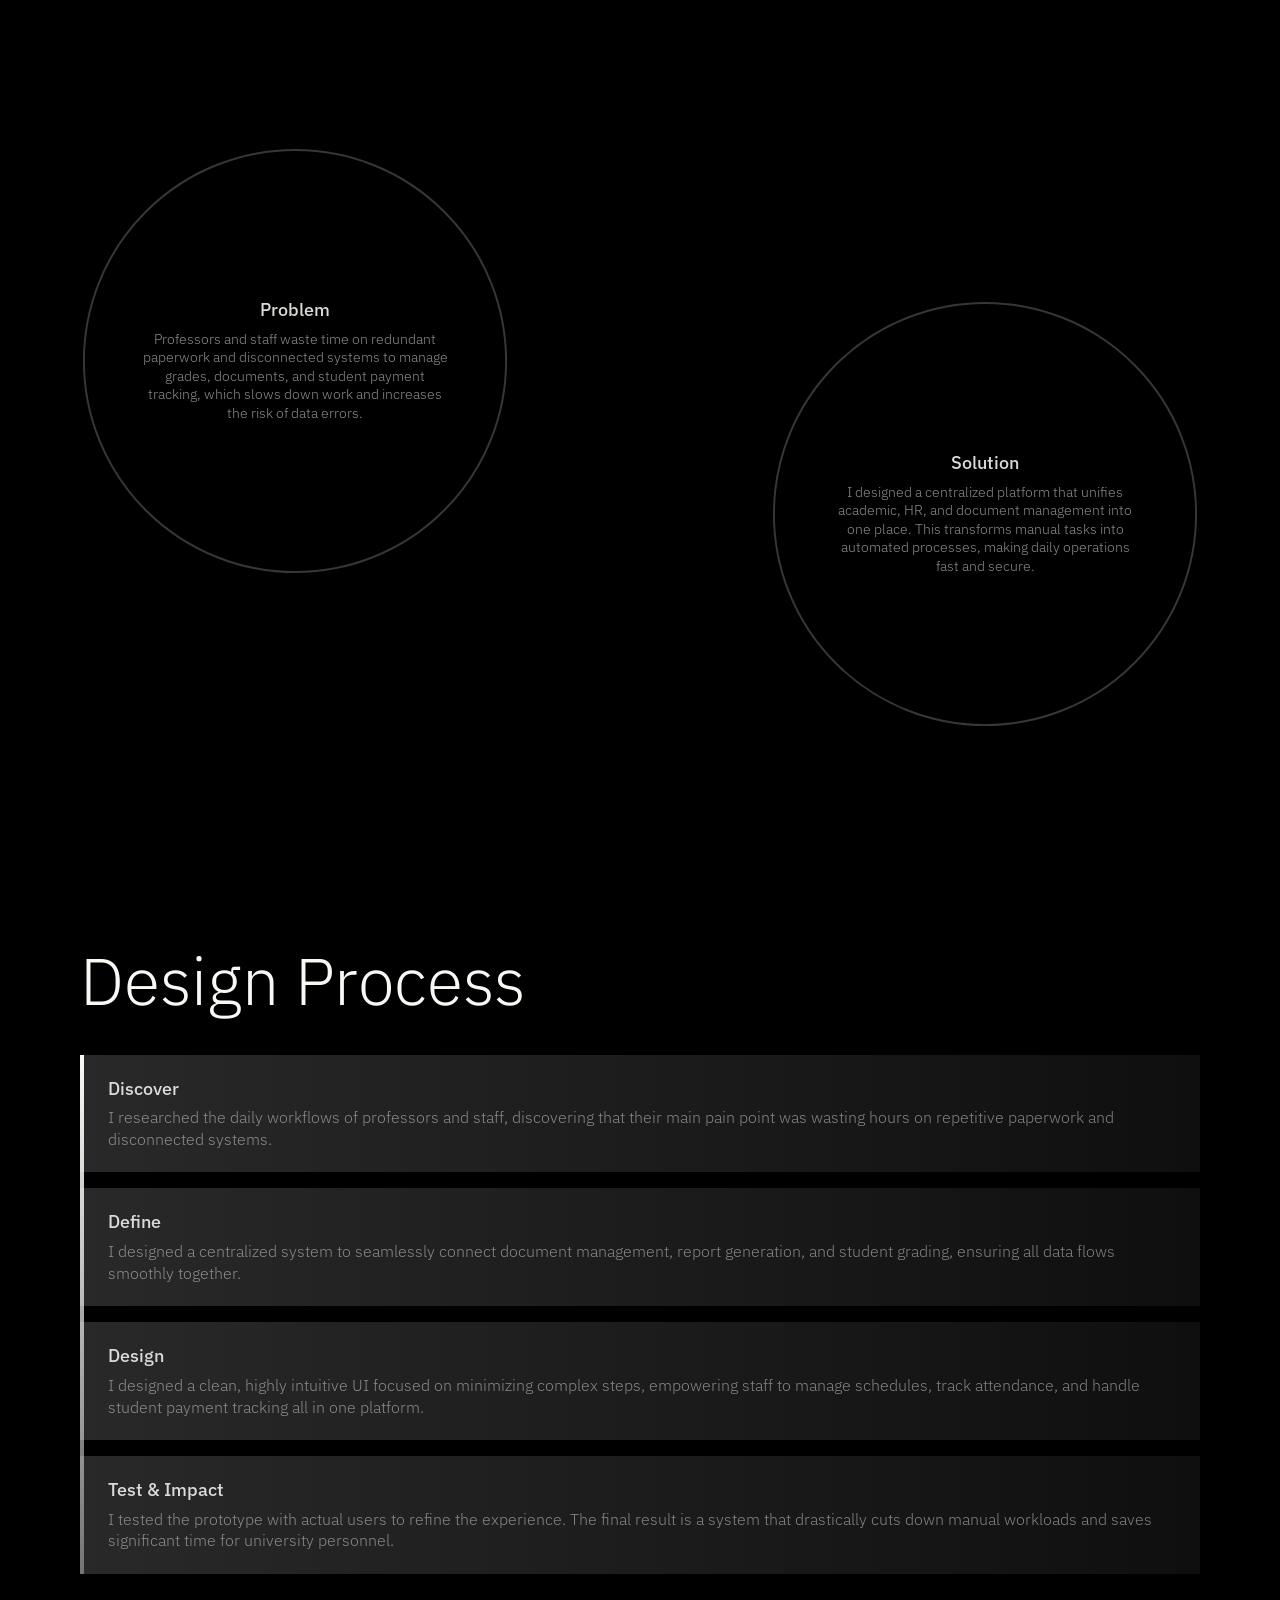
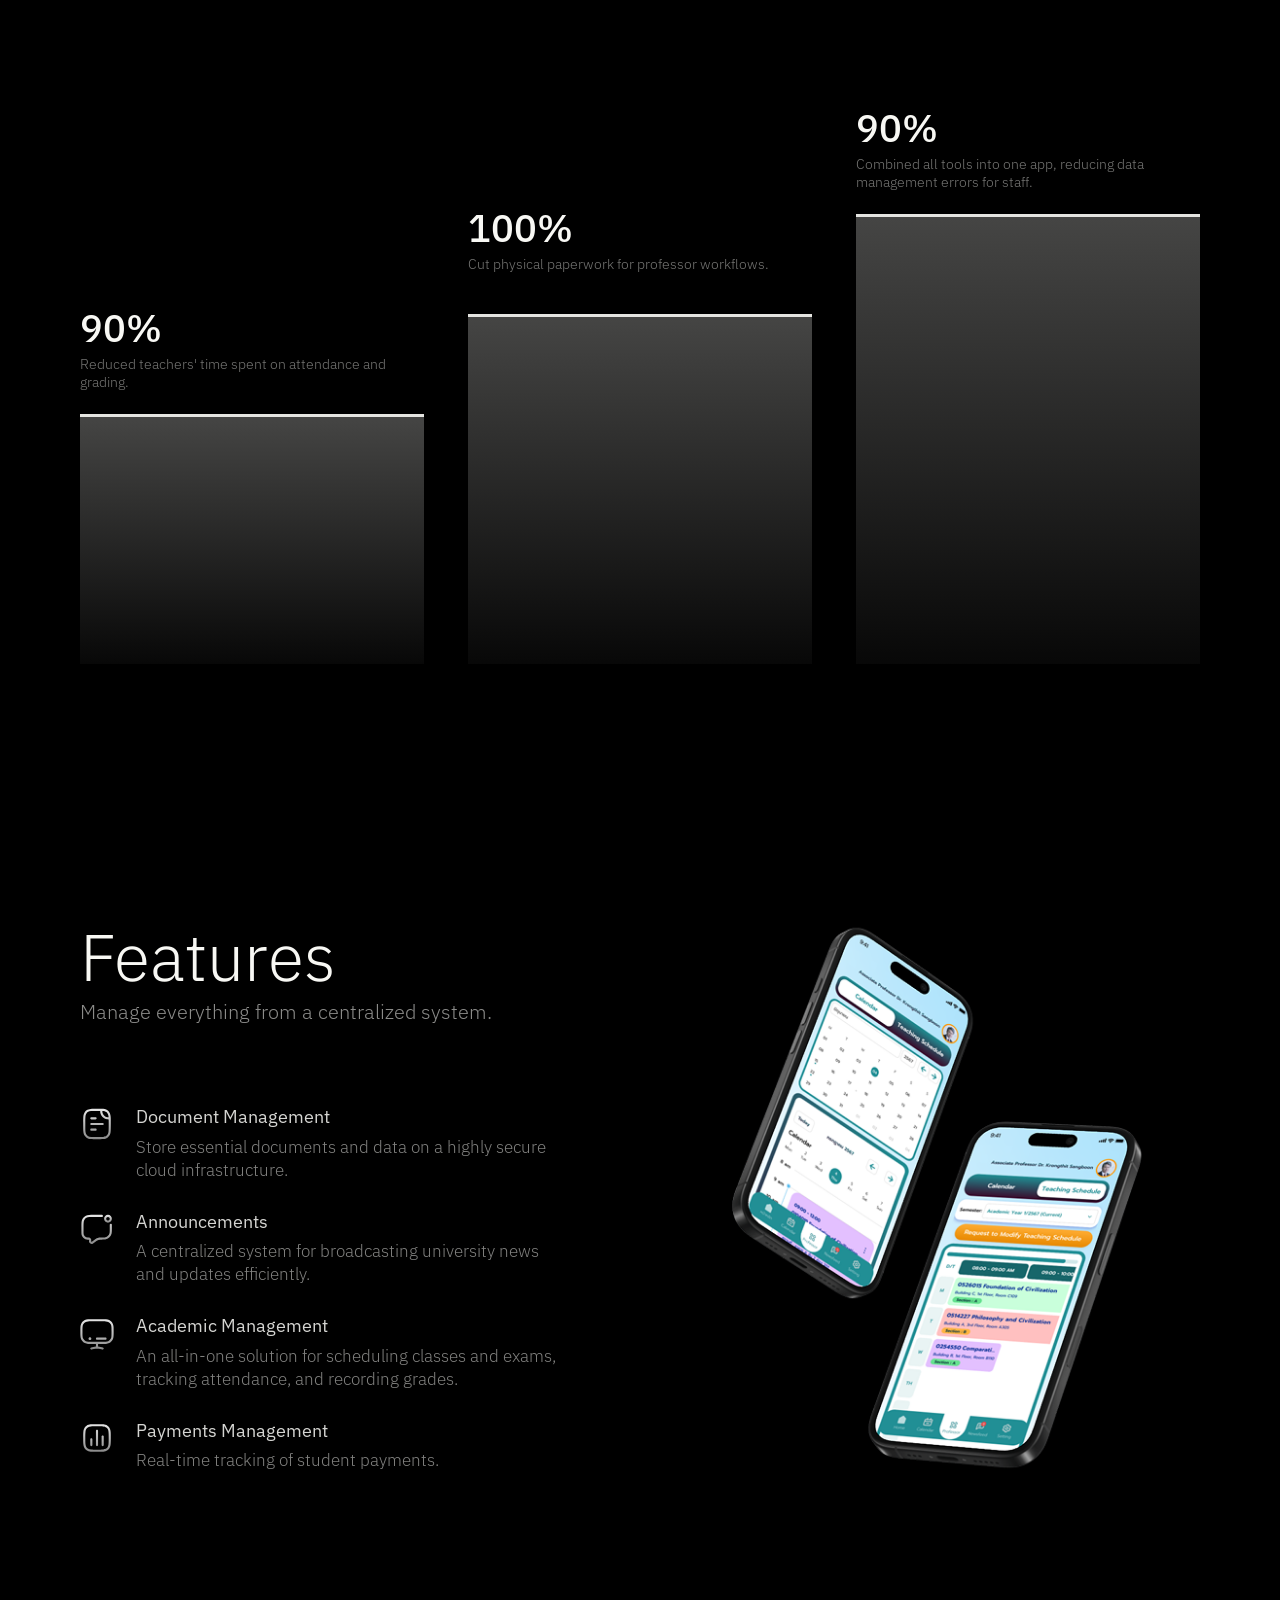
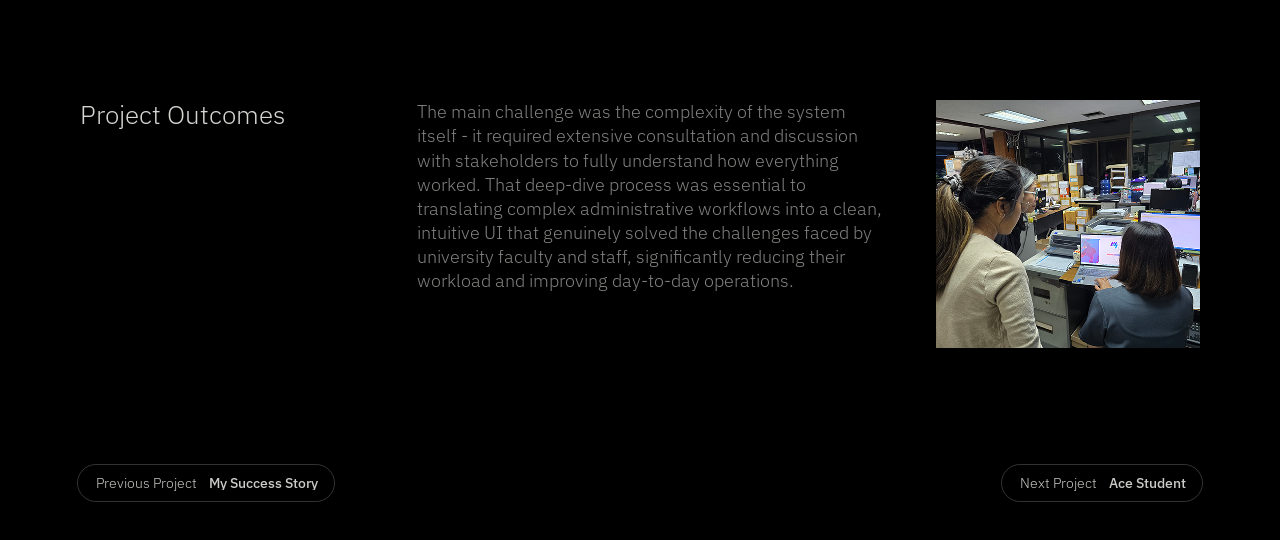
<file: project-my-success-maker.html>
<!doctype html>
<html lang="en">
  <head>
    <meta charset="UTF-8" />
    <meta name="viewport" content="width=device-width, initial-scale=1.0" />
    <title>My Success Maker | Suphachai Chaichang</title>
    <meta name="description" content="My Success Maker case study by Suphachai Chaichang, an academic management platform for universities and staff workflows." />
    <meta property="og:title" content="My Success Maker | Suphachai Chaichang" />
    <meta property="og:description" content="My Success Maker case study by Suphachai Chaichang, an academic management platform for universities and staff workflows." />
    <meta property="og:type" content="website" />
    <meta property="og:image" content="./image/mockup_My Success Maker 1.png" />
    <meta name="twitter:card" content="summary_large_image" />
    <link rel="icon" href="./favicon.svg" type="image/svg+xml" />
    <link rel="preconnect" href="https://fonts.googleapis.com" />
    <link rel="preconnect" href="https://fonts.gstatic.com" crossorigin />
    <link
      href="https://fonts.googleapis.com/css2?family=IBM+Plex+Sans:wght@300;400;500&family=IBM+Plex+Sans+Thai:wght@300;400;500&display=swap"
      rel="stylesheet"
    />
    <link rel="stylesheet" href="./project-detail.css" />
  </head>
  <body class="project-detail-page project-maker-page">
    <header class="project-nav" aria-label="Project navigation">
      <a class="project-brand" href="./index.html">Portfolio</a>
      <button class="project-menu" type="button" aria-label="Open menu" aria-expanded="false"><span></span></button>
    </header>

    <main>
      <section class="project-hero" aria-labelledby="projectTitle">
        <div class="project-hero-inner">
          <h1 id="projectTitle">My Success Maker</h1>
          <img fetchpriority="high" decoding="async"
            src="./image/mockup_My%20Success%20Maker%201.png"
            alt="My Success Maker dashboard displayed on a laptop"
          />
        </div>
      </section>

      <section class="project-overview project-section" aria-labelledby="overviewTitle">
        <div class="section-shell overview-grid">
          <h2 id="overviewTitle" class="section-title">Project Overview</h2>

          <div class="overview-content reveal-block">
            <div class="overview-meta">
              <div class="overview-field">
                <p class="overview-label">Timeline</p>
                <p class="overview-value">2024 - Present</p>
              </div>
              <div class="overview-field">
                <p class="overview-label">Role</p>
                <p class="overview-value">UX/UI Designer</p>
              </div>
            </div>

            <div class="overview-copy overview-field">
              <h3 class="overview-label">My Success Maker</h3>
              <p class="overview-description">
                My Success Maker is a platform designed to streamline and enhance academic management within
                universities. It provides a comprehensive set of features, including viewing academic calendars,
                scheduling classes and exams, announcing grades, and sharing important campus news in real time. The
                system also supports score recording and helps track students with outstanding payments, ensuring smooth
                and efficient operations for faculty and administrative staff.
              </p>
            </div>

            <div class="overview-detail overview-field">
              <p class="overview-label">Type</p>
              <ul class="project-tags" aria-label="Project type">
                <li>System</li>
                <li>WebApp</li>
              </ul>
            </div>

            <div class="overview-detail overview-field">
              <p class="overview-label">Color</p>
              <ul class="color-swatches" aria-label="Project colors">
                <li style="--swatch: #68c28d"><span>Green</span></li>
                <li style="--swatch: #269da0"><span>Teal</span></li>
              </ul>
            </div>
          </div>
        </div>
      </section>

      <section class="product-story project-section" id="productStory" aria-label="Product mockup and problem solution">
        <div class="product-stage section-shell">
          <div class="product-sticky" aria-hidden="true">
            <img loading="lazy" decoding="async"
              class="product-device"
              id="productDevice"
              src="./image/mockup_My%20Success%20Maker%202.png"
              alt=""
            />
          </div>

          <div class="problem-solution" id="problemSolution">
            <article class="solution-orbit reveal-block">
              <svg viewBox="0 0 220 220" aria-hidden="true">
                <circle cx="110" cy="110" r="108"></circle>
              </svg>
              <div>
                <h2>Problem</h2>
                <p>
                  Professors and staff waste time on redundant paperwork and disconnected systems to manage grades,
                  documents, and student payment tracking, which slows down work and increases the risk of data errors.
                </p>
              </div>
            </article>

            <article class="solution-orbit solution-orbit-offset reveal-block">
              <svg viewBox="0 0 220 220" aria-hidden="true">
                <circle cx="110" cy="110" r="108"></circle>
              </svg>
              <div>
                <h2>Solution</h2>
                <p>
                  I designed a centralized platform that unifies academic, HR, and document management into one place.
                  This transforms manual tasks into automated processes, making daily operations fast and secure.
                </p>
              </div>
            </article>
          </div>
        </div>
      </section>

      <section class="design-process project-section" aria-labelledby="processTitle">
        <div class="section-shell">
          <h2 id="processTitle" class="section-title">Design Process</h2>
          <div class="process-list" aria-label="Design process steps">
            <article class="process-step reveal-block" style="--step-index: 0">
              <h3>Discover</h3>
              <p>
                I researched the daily workflows of professors and staff, discovering that their main pain point was
                wasting hours on repetitive paperwork and disconnected systems.
              </p>
            </article>
            <article class="process-step reveal-block" style="--step-index: 1">
              <h3>Define</h3>
              <p>
                I designed a centralized system to seamlessly connect document management, report generation, and
                student grading, ensuring all data flows smoothly together.
              </p>
            </article>
            <article class="process-step reveal-block" style="--step-index: 2">
              <h3>Design</h3>
              <p>
                I designed a clean, highly intuitive UI focused on minimizing complex steps, empowering staff to manage
                schedules, track attendance, and handle student payment tracking all in one platform.
              </p>
            </article>
            <article class="process-step reveal-block" style="--step-index: 3">
              <h3>Test &amp; Impact</h3>
              <p>
                I tested the prototype with actual users to refine the experience. The final result is a system that
                drastically cuts down manual workloads and saves significant time for university personnel.
              </p>
            </article>
          </div>
        </div>
      </section>

      <section class="impact-section project-section" aria-labelledby="impactTitle">
        <div class="section-shell">
          <h2 id="impactTitle" class="sr-only">Impact and Statistics</h2>
          <div class="metrics-grid">
            <article class="metric reveal-block" style="--metric-height: 250px; --metric-index: 0">
              <h3>90%</h3>
              <p>Reduced teachers' time spent on attendance and grading.</p>
              <div class="metric-bar" aria-hidden="true"></div>
            </article>
            <article class="metric reveal-block" style="--metric-height: 350px; --metric-index: 1">
              <h3>100%</h3>
              <p>Cut physical paperwork for professor workflows.</p>
              <div class="metric-bar" aria-hidden="true"></div>
            </article>
            <article class="metric reveal-block" style="--metric-height: 450px; --metric-index: 2">
              <h3>90%</h3>
              <p>Combined all tools into one app, reducing data management errors for staff.</p>
              <div class="metric-bar" aria-hidden="true"></div>
            </article>
          </div>
        </div>
      </section>

      <section class="features-section project-section" aria-labelledby="featuresTitle">
        <div class="section-shell features-grid">
          <div>
            <h2 id="featuresTitle" class="section-title">Features</h2>
            <p class="section-kicker">Manage everything from a centralized system.</p>

            <div class="feature-list">
              <article class="feature-item reveal-block" style="--feature-index: 0">
                <img decoding="async" src="./icon/icon_Document%20Management_info-project.svg" alt="" aria-hidden="true" />
                <h3>Document Management</h3>
                <p>Store essential documents and data on a highly secure cloud infrastructure.</p>
              </article>
              <article class="feature-item reveal-block" style="--feature-index: 1">
                <img decoding="async" src="./icon/icon_Announcements_info-project.svg" alt="" aria-hidden="true" />
                <h3>Announcements</h3>
                <p>A centralized system for broadcasting university news and updates efficiently.</p>
              </article>
              <article class="feature-item reveal-block" style="--feature-index: 2">
                <img decoding="async" src="./icon/icon_Academic%20Management_info-project.svg" alt="" aria-hidden="true" />
                <h3>Academic Management</h3>
                <p>An all-in-one solution for scheduling classes and exams, tracking attendance, and recording grades.</p>
              </article>
              <article class="feature-item reveal-block" style="--feature-index: 3">
                <img decoding="async" src="./icon/icon_Payments%20Management_info-project.svg" alt="" aria-hidden="true" />
                <h3>Payments Management</h3>
                <p>Real-time tracking of student payments.</p>
              </article>
            </div>
          </div>

          <div class="feature-mockup reveal-block">
            <img loading="lazy" decoding="async"
              src="./image/mockup_My%20Success%20Maker%203.png"
              alt="Two mobile screens showing My Success Maker calendar and teaching schedule features"
            />
          </div>
        </div>
      </section>

      <section class="outcomes-section project-section" aria-labelledby="outcomesTitle">
        <div class="section-shell outcomes-grid reveal-block">
          <h2 id="outcomesTitle">Project Outcomes</h2>
          <p>
            The main challenge was the complexity of the system itself - it required extensive consultation and
            discussion with stakeholders to fully understand how everything worked. That deep-dive process was essential
            to translating complex administrative workflows into a clean, intuitive UI that genuinely solved the
            challenges faced by university faculty and staff, significantly reducing their workload and improving
            day-to-day operations.
          </p>
          <img loading="lazy" decoding="async" src="./image/mockup_My%20Success%20Maker%204.png" alt="My Success Maker stakeholder testing photo" />
        </div>
      </section>

      <section class="next-project-section" aria-label="Project navigation">
        <a class="next-project-link previous-project-link" href="./project-my-success-story.html">
          <span>Previous Project</span>
          <strong>My Success Story</strong>
        </a>
        <a class="next-project-link" href="./project-ace-student.html">
          <span>Next Project</span>
          <strong>Ace Student</strong>
        </a>
      </section>
    </main>

    <nav class="site-menu-overlay" id="siteMenu" aria-label="Site menu" aria-hidden="true">
      <button class="site-menu-scrim" type="button" aria-label="Close menu"></button>
      <div class="site-menu-panel">
        <button class="site-menu-close" type="button" aria-label="Close menu"></button>
        <div class="site-menu-list">
          <a class="site-menu-link" href="./index.html#hero">Home</a>
          <a class="site-menu-link" href="./index.html#projects">Projects</a>
          <a class="site-menu-link" href="./index.html#cta">Contact</a>
        </div>
        <div class="language-switcher" aria-label="Language selector">
          <button class="language-switcher-button" type="button" data-language="th" aria-pressed="false">TH</button>
          <button class="language-switcher-button" type="button" data-language="en" aria-pressed="true">EN</button>
        </div>
      </div>
    </nav>

    <script src="./i18n.js"></script>
    <script src="./project-detail.js"></script>
  </body>
</html>
</file>
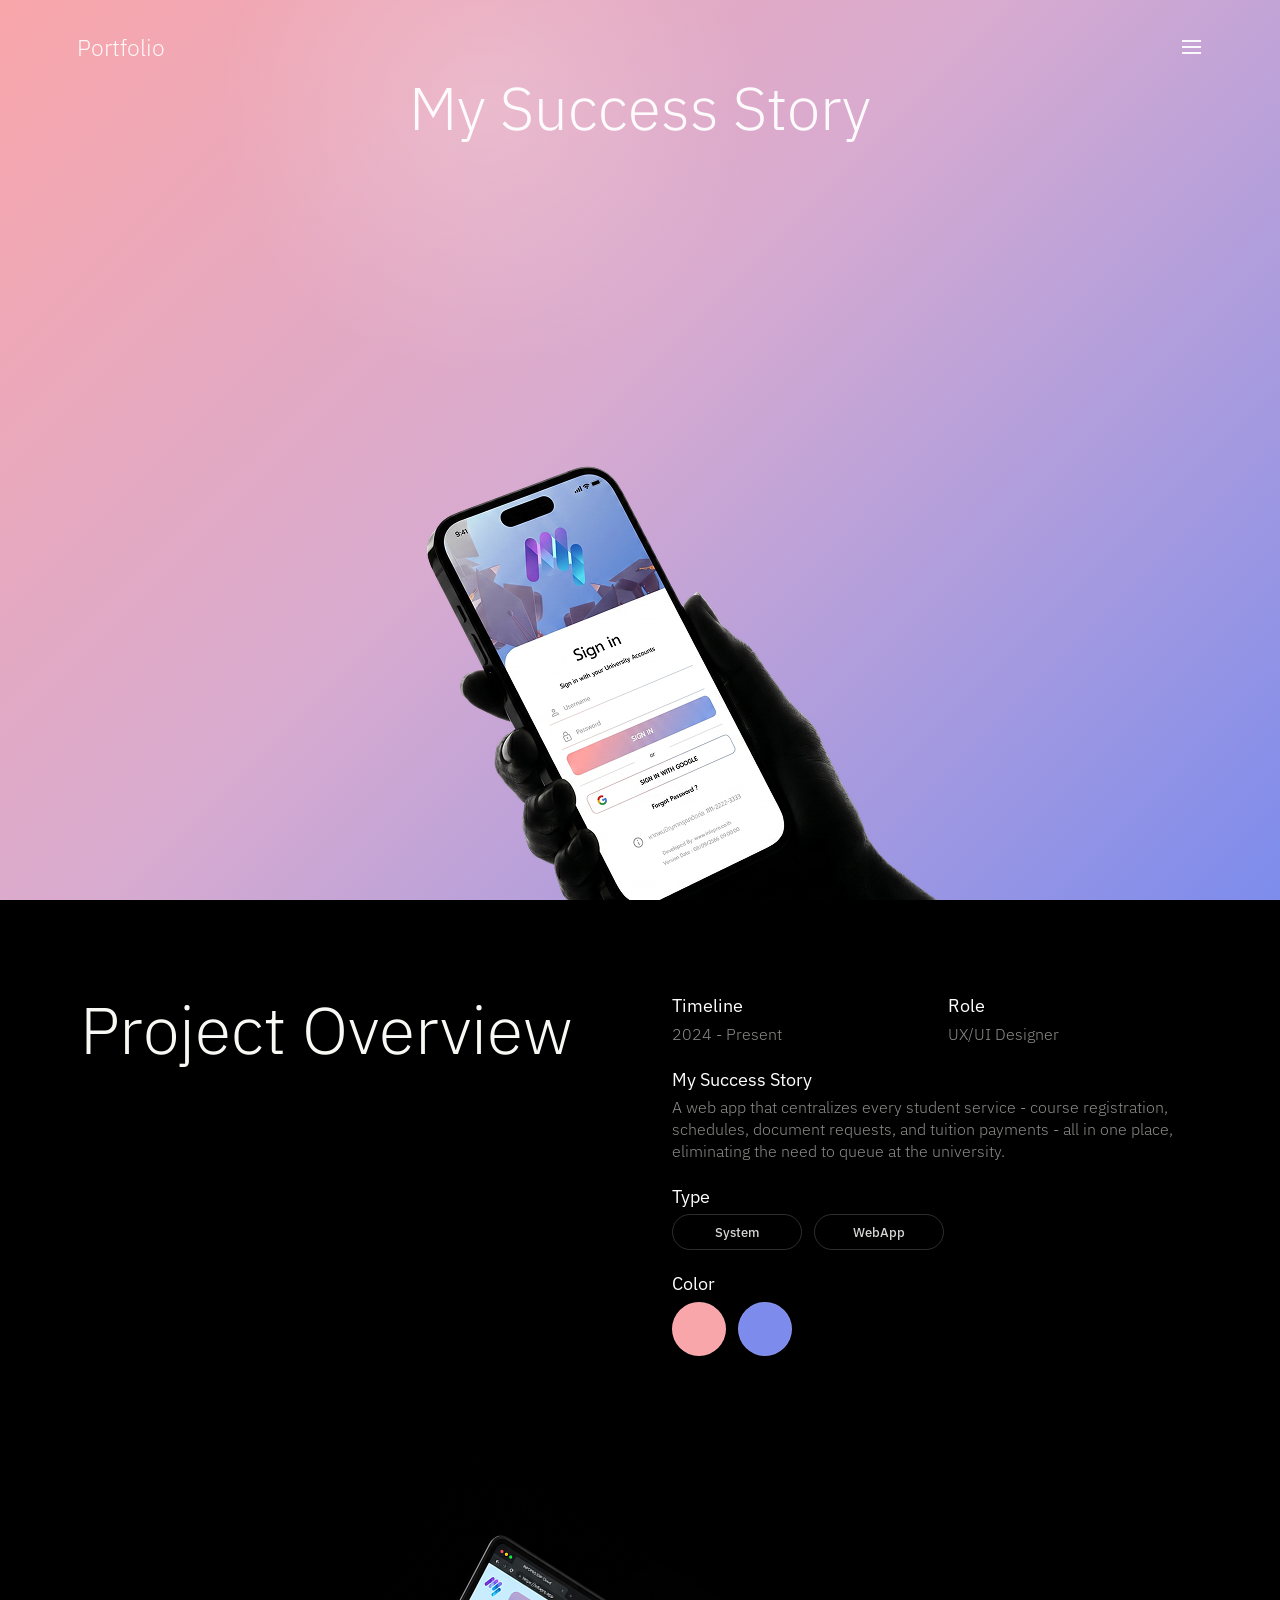
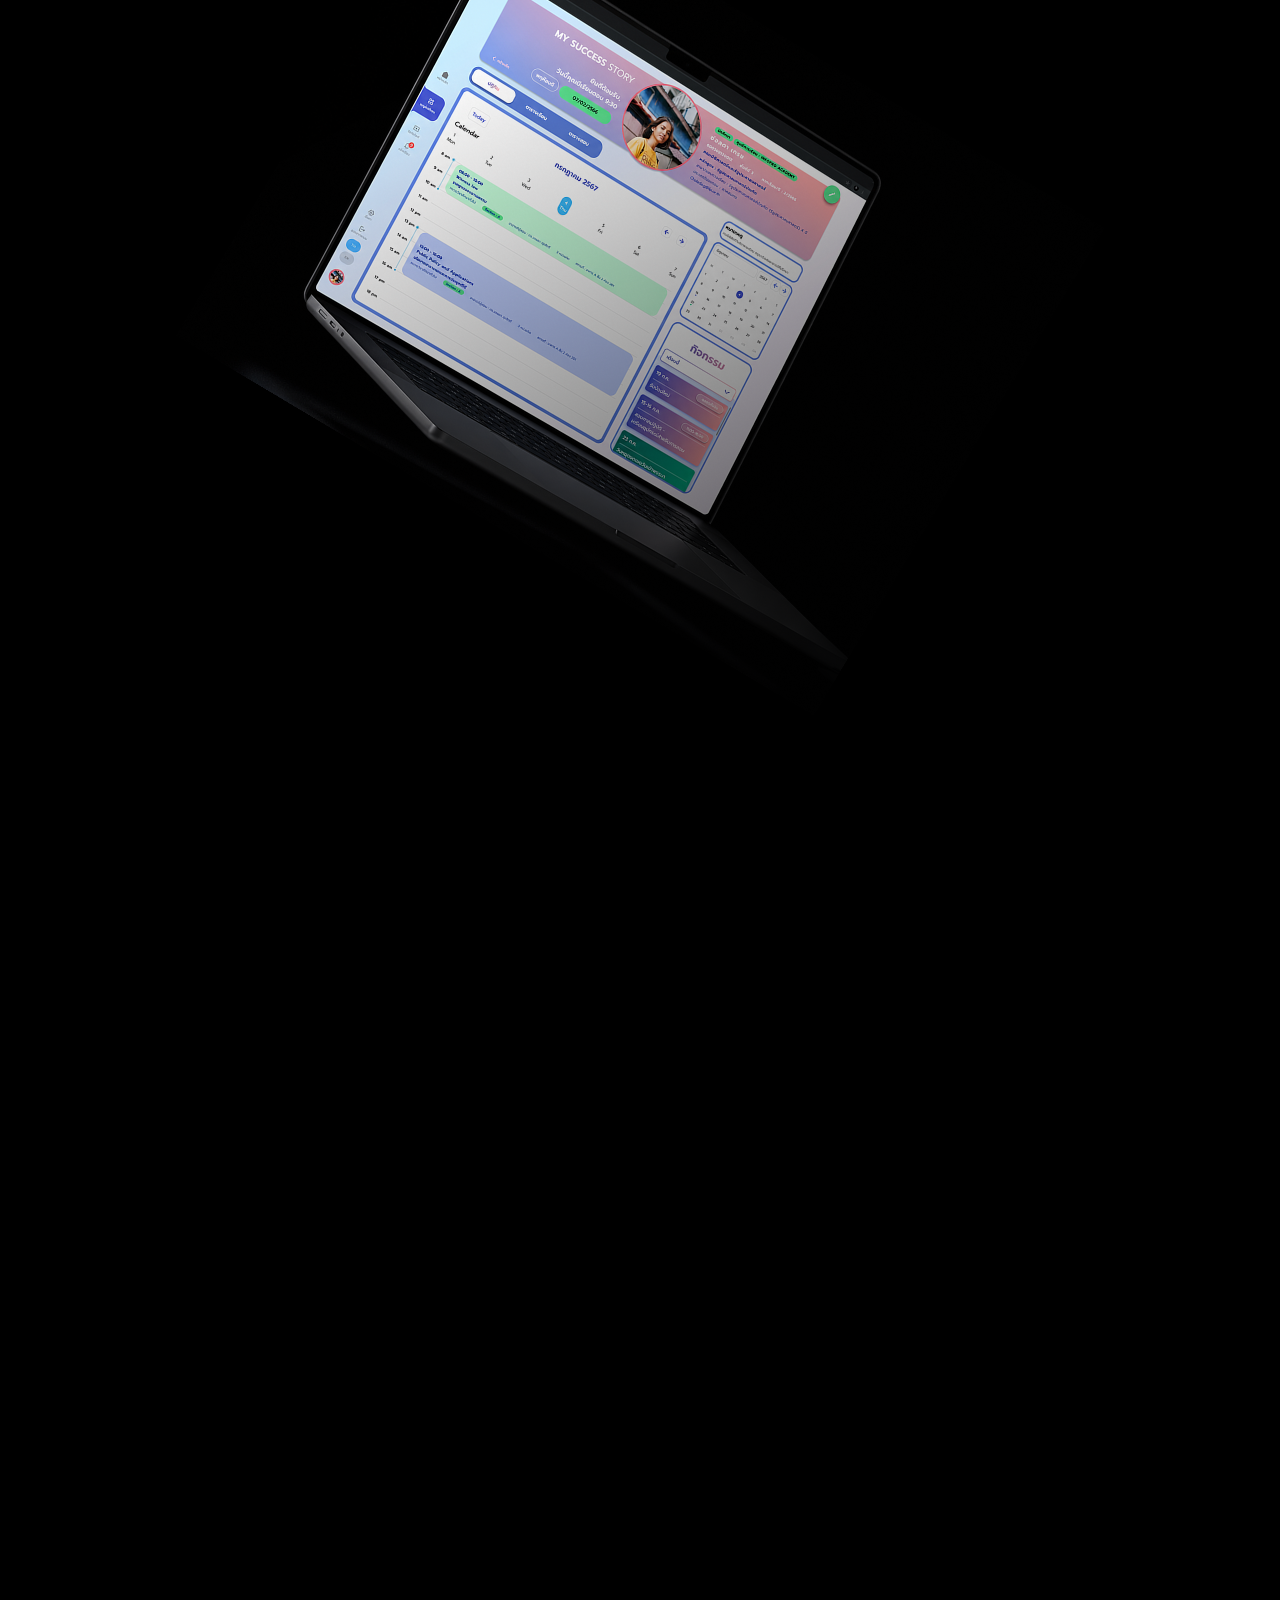
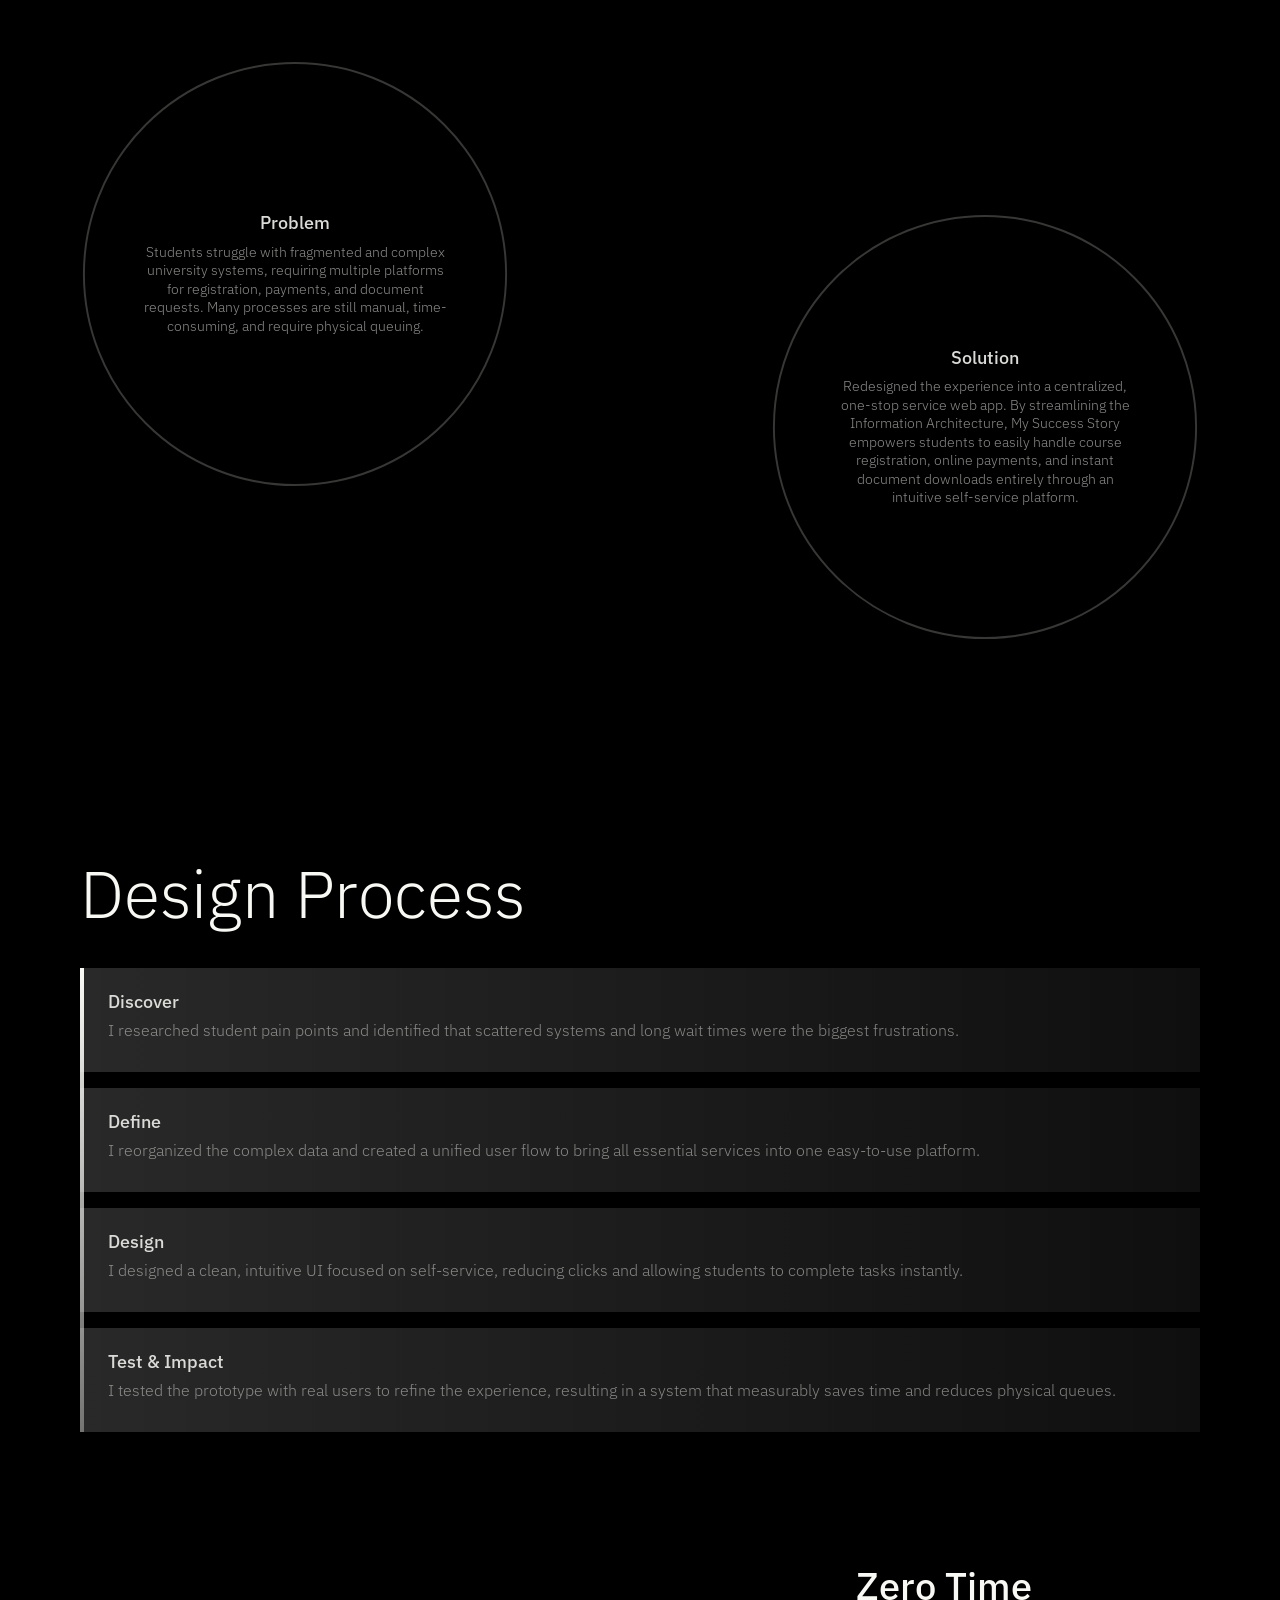
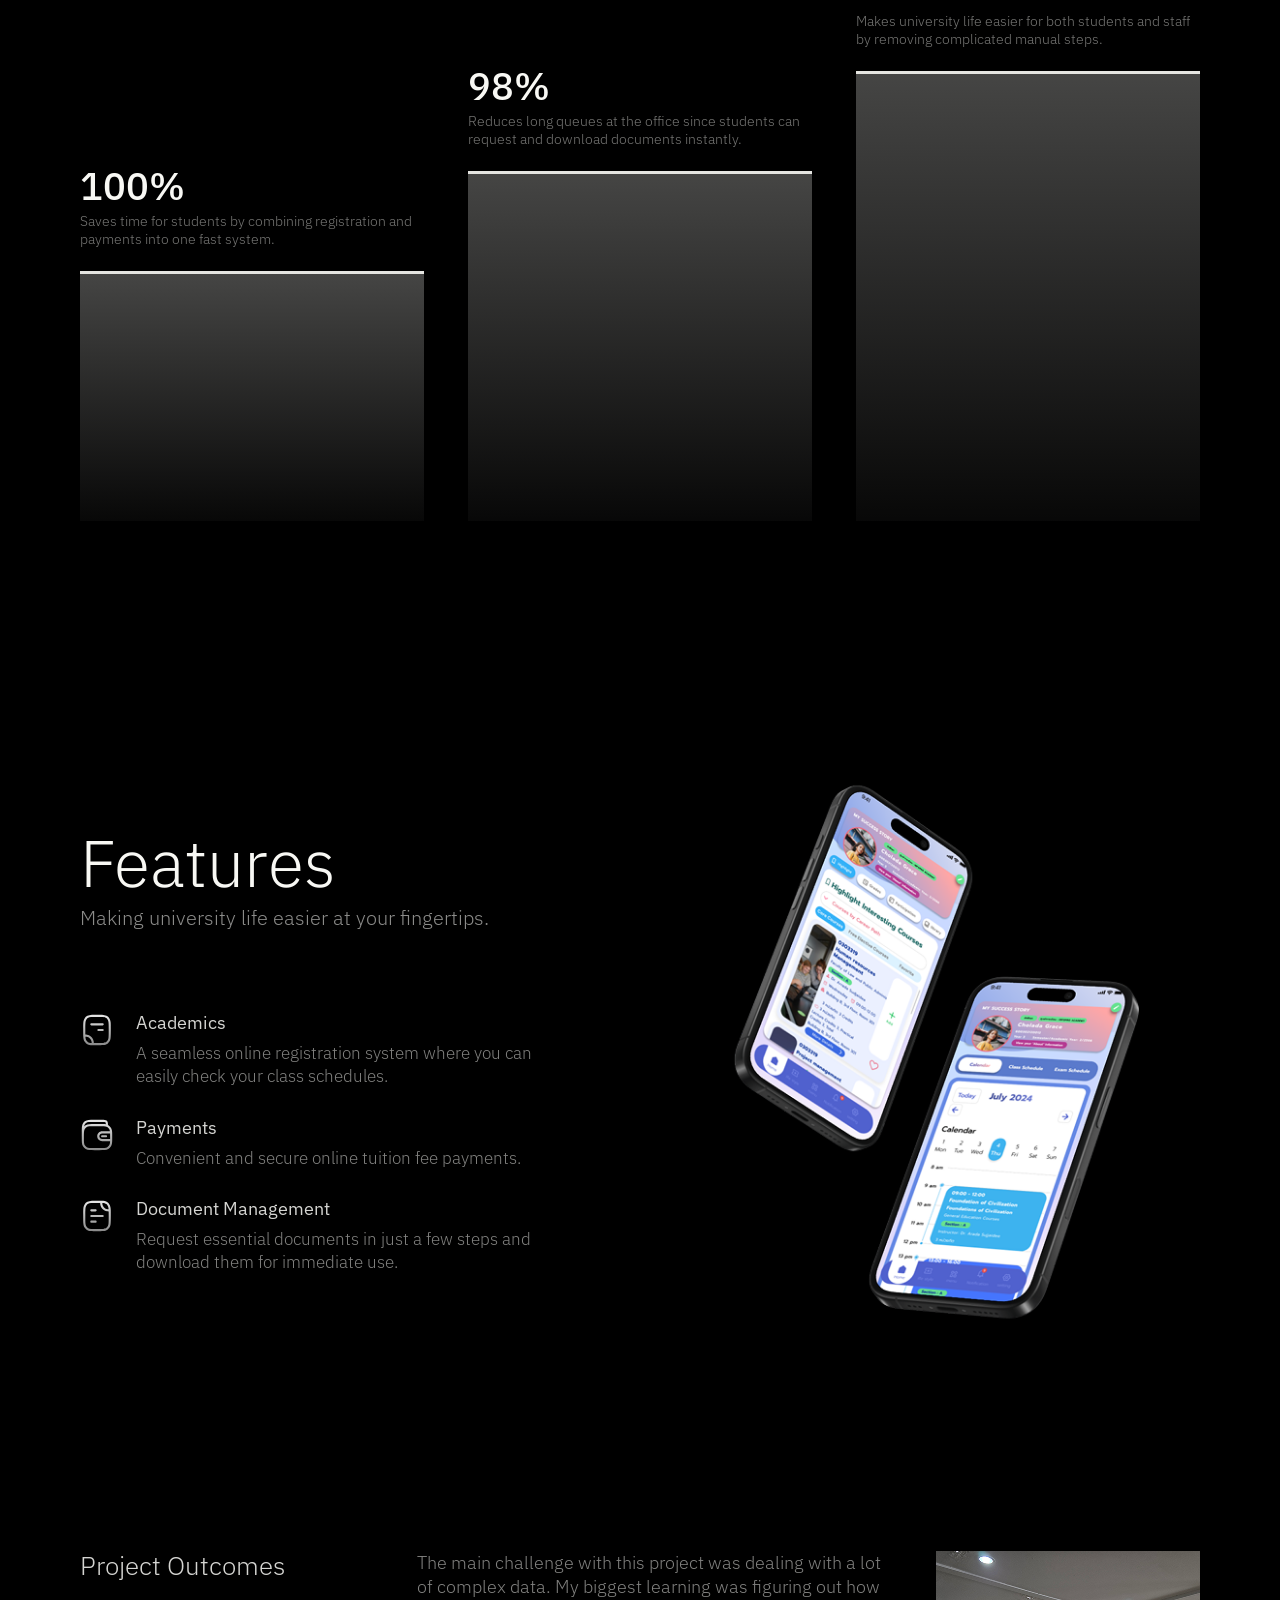
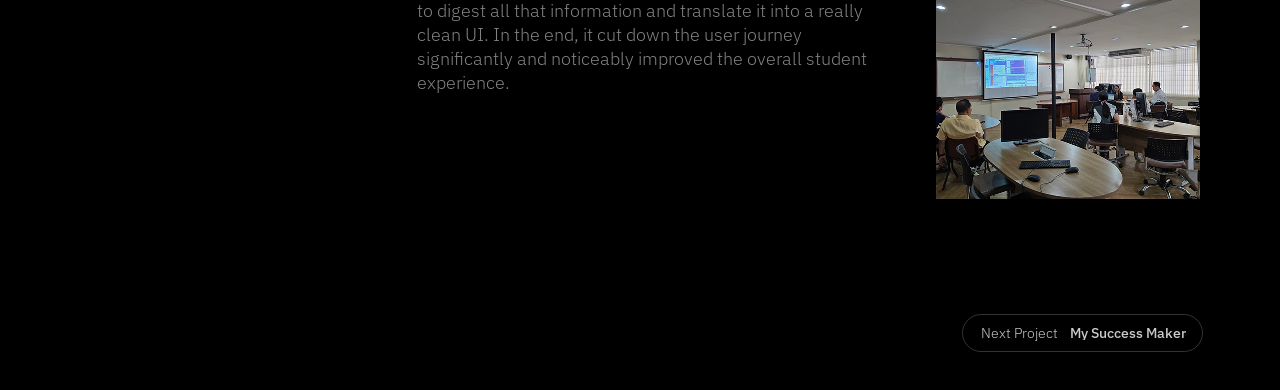
<file: project-my-success-story.html>
<!doctype html>
<html lang="en">
  <head>
    <meta charset="UTF-8" />
    <meta name="viewport" content="width=device-width, initial-scale=1.0" />
    <title>My Success Story | Suphachai Chaichang</title>
    <meta name="description" content="My Success Story case study by Suphachai Chaichang, a student-service web app for registration, payments, schedules, and document requests." />
    <meta property="og:title" content="My Success Story | Suphachai Chaichang" />
    <meta property="og:description" content="My Success Story case study by Suphachai Chaichang, a student-service web app for registration, payments, schedules, and document requests." />
    <meta property="og:type" content="website" />
    <meta property="og:image" content="./image/mockup_My Success Story 1.png" />
    <meta name="twitter:card" content="summary_large_image" />
    <link rel="icon" href="./favicon.svg" type="image/svg+xml" />
    <link rel="preconnect" href="https://fonts.googleapis.com" />
    <link rel="preconnect" href="https://fonts.gstatic.com" crossorigin />
    <link
      href="https://fonts.googleapis.com/css2?family=IBM+Plex+Sans:wght@300;400;500&family=IBM+Plex+Sans+Thai:wght@300;400;500&display=swap"
      rel="stylesheet"
    />
    <link rel="stylesheet" href="./project-detail.css" />
  </head>
  <body class="project-detail-page">
    <header class="project-nav" aria-label="Project navigation">
      <a class="project-brand" href="./index.html">Portfolio</a>
      <button class="project-menu" type="button" aria-label="Open menu" aria-expanded="false"><span></span></button>
    </header>

    <main>
      <section class="project-hero" aria-labelledby="projectTitle">
        <div class="project-hero-inner">
          <h1 id="projectTitle">My Success Story</h1>
          <img fetchpriority="high" decoding="async"
            src="./image/mockup_My%20Success%20Story%201.png"
            alt="My Success Story sign in screen displayed on a phone"
          />
        </div>
      </section>

      <section class="project-overview project-section" aria-labelledby="overviewTitle">
        <div class="section-shell overview-grid">
          <h2 id="overviewTitle" class="section-title">Project Overview</h2>

          <div class="overview-content reveal-block">
            <div class="overview-meta">
              <div class="overview-field">
                <p class="overview-label">Timeline</p>
                <p class="overview-value">2024 - Present</p>
              </div>
              <div class="overview-field">
                <p class="overview-label">Role</p>
                <p class="overview-value">UX/UI Designer</p>
              </div>
            </div>

            <div class="overview-copy overview-field">
              <h3 class="overview-label">My Success Story</h3>
              <p class="overview-description">
                A web app that centralizes every student service - course registration, schedules, document requests,
                and tuition payments - all in one place, eliminating the need to queue at the university.
              </p>
            </div>

            <div class="overview-detail overview-field">
              <p class="overview-label">Type</p>
              <ul class="project-tags" aria-label="Project type">
                <li>System</li>
                <li>WebApp</li>
              </ul>
            </div>

            <div class="overview-detail overview-field">
              <p class="overview-label">Color</p>
              <ul class="color-swatches" aria-label="Project colors">
                <li style="--swatch: #f9a6aa"><span>Pink</span></li>
                <li style="--swatch: #7d8cec"><span>Blue</span></li>
              </ul>
            </div>
          </div>
        </div>
      </section>

      <section class="product-story project-section" id="productStory" aria-label="Product mockup and problem solution">
        <div class="product-stage section-shell">
          <div class="product-sticky" aria-hidden="true">
            <img loading="lazy" decoding="async"
              class="product-device"
              id="productDevice"
              src="./image/mockup_My%20Success%20Story%202.png"
              alt=""
            />
          </div>

          <div class="problem-solution" id="problemSolution">
            <article class="solution-orbit reveal-block">
              <svg viewBox="0 0 220 220" aria-hidden="true">
                <circle cx="110" cy="110" r="108"></circle>
              </svg>
              <div>
                <h2>Problem</h2>
                <p>
                  Students struggle with fragmented and complex university systems, requiring multiple platforms for
                  registration, payments, and document requests. Many processes are still manual, time-consuming, and
                  require physical queuing.
                </p>
              </div>
            </article>

            <article class="solution-orbit solution-orbit-offset reveal-block">
              <svg viewBox="0 0 220 220" aria-hidden="true">
                <circle cx="110" cy="110" r="108"></circle>
              </svg>
              <div>
                <h2>Solution</h2>
                <p>
                  Redesigned the experience into a centralized, one-stop service web app. By streamlining the
                  Information Architecture, My Success Story empowers students to easily handle course registration,
                  online payments, and instant document downloads entirely through an intuitive self-service platform.
                </p>
              </div>
            </article>
          </div>
        </div>
      </section>

      <section class="design-process project-section" aria-labelledby="processTitle">
        <div class="section-shell">
          <h2 id="processTitle" class="section-title">Design Process</h2>
          <div class="process-list" aria-label="Design process steps">
            <article class="process-step reveal-block" style="--step-index: 0">
              <h3>Discover</h3>
              <p>
                I researched student pain points and identified that scattered systems and long wait times were the
                biggest frustrations.
              </p>
            </article>
            <article class="process-step reveal-block" style="--step-index: 1">
              <h3>Define</h3>
              <p>
                I reorganized the complex data and created a unified user flow to bring all essential services into one
                easy-to-use platform.
              </p>
            </article>
            <article class="process-step reveal-block" style="--step-index: 2">
              <h3>Design</h3>
              <p>
                I designed a clean, intuitive UI focused on self-service, reducing clicks and allowing students to
                complete tasks instantly.
              </p>
            </article>
            <article class="process-step reveal-block" style="--step-index: 3">
              <h3>Test &amp; Impact</h3>
              <p>
                I tested the prototype with real users to refine the experience, resulting in a system that measurably
                saves time and reduces physical queues.
              </p>
            </article>
          </div>
        </div>
      </section>

      <section class="impact-section project-section" aria-labelledby="impactTitle">
        <div class="section-shell">
          <h2 id="impactTitle" class="sr-only">Impact and Statistics</h2>
          <div class="metrics-grid">
            <article class="metric reveal-block" style="--metric-height: 250px; --metric-index: 0">
              <h3>100%</h3>
              <p>Saves time for students by combining registration and payments into one fast system.</p>
              <div class="metric-bar" aria-hidden="true"></div>
            </article>
            <article class="metric reveal-block" style="--metric-height: 350px; --metric-index: 1">
              <h3>98%</h3>
              <p>Reduces long queues at the office since students can request and download documents instantly.</p>
              <div class="metric-bar" aria-hidden="true"></div>
            </article>
            <article class="metric reveal-block" style="--metric-height: 450px; --metric-index: 2">
              <h3>Zero Time</h3>
              <p>Makes university life easier for both students and staff by removing complicated manual steps.</p>
              <div class="metric-bar" aria-hidden="true"></div>
            </article>
          </div>
        </div>
      </section>

      <section class="features-section project-section" aria-labelledby="featuresTitle">
        <div class="section-shell features-grid">
          <div>
            <h2 id="featuresTitle" class="section-title">Features</h2>
            <p class="section-kicker">Making university life easier at your fingertips.</p>

            <div class="feature-list">
              <article class="feature-item reveal-block" style="--feature-index: 0">
                <img decoding="async" src="./icon/icon_Academics_info-project.svg" alt="" aria-hidden="true" />
                <h3>Academics</h3>
                <p>A seamless online registration system where you can easily check your class schedules.</p>
              </article>
              <article class="feature-item reveal-block" style="--feature-index: 1">
                <img decoding="async" src="./icon/icon_Payments_info-project.svg" alt="" aria-hidden="true" />
                <h3>Payments</h3>
                <p>Convenient and secure online tuition fee payments.</p>
              </article>
              <article class="feature-item reveal-block" style="--feature-index: 2">
                <img decoding="async" src="./icon/icon_Document%20Management_info-project.svg" alt="" aria-hidden="true" />
                <h3>Document Management</h3>
                <p>Request essential documents in just a few steps and download them for immediate use.</p>
              </article>
            </div>
          </div>

          <div class="feature-mockup reveal-block">
            <img loading="lazy" decoding="async"
              src="./image/mockup_My%20Success%20Story%203.png"
              alt="Two mobile screens showing My Success Story features"
            />
          </div>
        </div>
      </section>

      <section class="outcomes-section project-section" aria-labelledby="outcomesTitle">
        <div class="section-shell outcomes-grid reveal-block">
          <h2 id="outcomesTitle">Project Outcomes</h2>
          <p>
            The main challenge with this project was dealing with a lot of complex data. My biggest learning was
            figuring out how to digest all that information and translate it into a really clean UI. In the end, it cut
            down the user journey significantly and noticeably improved the overall student experience.
          </p>
          <img loading="lazy" decoding="async" src="./image/mockup_My%20Success%20Story%204.png" alt="My Success Story project presentation photo" />
        </div>
      </section>

      <section class="next-project-section is-next-only" aria-label="Project navigation">
        <a class="next-project-link" href="./project-my-success-maker.html">
          <span>Next Project</span>
          <strong>My Success Maker</strong>
        </a>
      </section>
    </main>

    <nav class="site-menu-overlay" id="siteMenu" aria-label="Site menu" aria-hidden="true">
      <button class="site-menu-scrim" type="button" aria-label="Close menu"></button>
      <div class="site-menu-panel">
        <button class="site-menu-close" type="button" aria-label="Close menu"></button>
        <div class="site-menu-list">
          <a class="site-menu-link" href="./index.html#hero">Home</a>
          <a class="site-menu-link" href="./index.html#projects">Projects</a>
          <a class="site-menu-link" href="./index.html#cta">Contact</a>
        </div>
        <div class="language-switcher" aria-label="Language selector">
          <button class="language-switcher-button" type="button" data-language="th" aria-pressed="false">TH</button>
          <button class="language-switcher-button" type="button" data-language="en" aria-pressed="true">EN</button>
        </div>
      </div>
    </nav>

    <script src="./i18n.js"></script>
    <script src="./project-detail.js"></script>
  </body>
</html>
</file>
<file: project-detail.css>
:root {
  --project-bg: #000;
  --project-ink: #f8f8f4;
  --project-muted: rgba(248, 248, 244, 0.56);
  --project-soft: rgba(248, 248, 244, 0.12);
  --project-line: rgba(248, 248, 244, 0.18);
  --accent-pink: #f9a6aa;
  --accent-blue: #7d8cec;
  --device-opacity: 1;
}

* {
  box-sizing: border-box;
}

html,
body {
  margin: 0;
  min-height: 100%;
}

html {
  scroll-behavior: smooth;
}

body.project-detail-page {
  overflow-x: hidden;
  background: var(--project-bg);
  color: var(--project-ink);
  font-family: "IBM Plex Sans", Arial, sans-serif;
}

html[lang="th"] body.project-detail-page {
  font-family: "IBM Plex Sans Thai", "IBM Plex Sans", Arial, sans-serif;
}

img {
  display: block;
  max-width: 100%;
}

a {
  color: inherit;
}

.project-nav {
  position: fixed;
  top: clamp(20px, 4vw, 32px);
  left: clamp(20px, 6vw, 78px);
  right: clamp(20px, 6vw, 78px);
  z-index: 30;
  display: flex;
  align-items: center;
  justify-content: space-between;
  color: rgba(255, 255, 255, 0.92);
  font-size: clamp(16px, 1.8vw, 24px);
  font-weight: 300;
  pointer-events: none;
}

.project-brand,
.project-menu {
  pointer-events: auto;
}

.project-brand {
  text-decoration: none;
}

.project-menu {
  display: grid;
  width: 24px;
  height: 18px;
  place-items: center;
  border: 0;
  background: transparent;
  color: inherit;
  cursor: pointer;
  padding: 0;
  text-decoration: none;
}

.project-menu span,
.project-menu::before,
.project-menu::after {
  display: block;
  width: 19px;
  height: 2px;
  background: currentColor;
  content: "";
}

.project-menu:focus-visible,
.project-brand:focus-visible,
.next-project-link:focus-visible {
  outline: 1px solid rgba(255, 255, 255, 0.86);
  outline-offset: 8px;
}

.site-menu-overlay {
  position: fixed;
  inset: 0;
  z-index: 40;
  display: grid;
  grid-template-columns: 1fr 1fr;
  color: #050505;
  opacity: 0;
  pointer-events: none;
  visibility: hidden;
  transition:
    opacity 280ms ease,
    visibility 0s linear 280ms;
}

body.is-menu-open .site-menu-overlay {
  opacity: 1;
  pointer-events: auto;
  visibility: visible;
  transition-delay: 0s;
}

.site-menu-scrim {
  border: 0;
  background: rgba(0, 0, 0, 0.66);
  -webkit-backdrop-filter: grayscale(1) brightness(0.74);
  backdrop-filter: grayscale(1) brightness(0.74);
  cursor: pointer;
  padding: 0;
}

.site-menu-panel {
  position: relative;
  display: flex;
  align-items: center;
  background: #fbfbfa;
  padding: 0 clamp(44px, 6vw, 76px);
  transform: translateX(24px);
  transition: transform 380ms cubic-bezier(0.2, 0.72, 0.12, 1);
}

body.is-menu-open .site-menu-panel {
  transform: translateX(0);
}

.site-menu-close {
  position: absolute;
  top: 22px;
  right: 22px;
  z-index: 2;
  display: grid;
  width: 46px;
  height: 46px;
  place-items: center;
  border: 1px solid rgba(5, 5, 5, 0.14);
  background: transparent;
  color: #050505;
  cursor: pointer;
  padding: 0;
  transition:
    border-color 180ms ease,
    color 180ms ease;
}

.site-menu-close::before,
.site-menu-close::after {
  position: absolute;
  width: 18px;
  height: 2px;
  background: currentColor;
  content: "";
  transform-origin: center;
}

.site-menu-close::before {
  transform: rotate(45deg);
}

.site-menu-close::after {
  transform: rotate(-45deg);
}

.site-menu-close:hover,
.site-menu-close:focus-visible {
  border-color: #050505;
  color: #050505;
  outline: none;
}

.site-menu-list {
  width: 100%;
}

.site-menu-link {
  display: block;
  border-bottom: 1px solid rgba(0, 0, 0, 0.1);
  color: #050505;
  font-size: clamp(40px, 3.2vw, 48px);
  font-weight: 300;
  line-height: 1.18;
  padding: 8px 0 10px;
  text-decoration: none;
  transition: color 180ms ease;
}

.site-menu-link:last-child {
  border-bottom: 0;
}

.site-menu-list:hover .site-menu-link {
  color: rgba(5, 5, 5, 0.14);
}

.site-menu-list:hover .site-menu-link:hover,
.site-menu-link:focus-visible {
  color: #050505;
}

.site-menu-link:focus-visible {
  outline: 1px solid rgba(0, 0, 0, 0.36);
  outline-offset: 8px;
}

.language-switcher {
  position: absolute;
  right: clamp(22px, 3vw, 34px);
  bottom: clamp(22px, 3vw, 34px);
  z-index: 2;
  display: inline-flex;
  border: 1px solid rgba(5, 5, 5, 0.14);
  background: #fbfbfa;
}

.language-switcher-button {
  display: inline-grid;
  min-width: 50px;
  height: 38px;
  place-items: center;
  border: 0;
  border-right: 1px solid rgba(5, 5, 5, 0.14);
  background: transparent;
  color: #050505;
  cursor: pointer;
  font: inherit;
  font-size: 20px;
  font-weight: 300;
  line-height: 1;
  padding: 0 12px;
}

.language-switcher-button:last-child {
  border-right: 0;
}

.language-switcher-button.is-active {
  background: #050505;
  color: #fbfbfa;
}

.language-switcher-button:focus-visible {
  outline: 1px solid #050505;
  outline-offset: 4px;
}

.project-hero {
  display: grid;
  min-height: clamp(360px, 46vw, 594px);
  overflow: hidden;
  place-items: center;
  background:
    radial-gradient(circle at 38% 12%, rgba(255, 255, 255, 0.2), transparent 24%),
    linear-gradient(135deg, var(--accent-pink) 0%, #d8abd0 46%, var(--accent-blue) 100%);
}

.project-maker-page .project-hero {
  background: linear-gradient(135deg, #218f95 0%, #d1fdff 100%);
}

.project-ace-student-page .project-hero {
  background:
    linear-gradient(135deg, rgba(59, 184, 231, 0.9) 0%, rgba(139, 85, 246, 0.9) 100%),
    url("./image/BG-Ace%20Student.png");
  background-position: center, center;
  background-size: cover, cover;
}

.project-ace-teacher-page .project-hero {
  background:
    linear-gradient(135deg, rgba(232, 185, 212, 0.9) 0%, rgba(161, 114, 252, 0.9) 100%),
    url("./image/BG-Ace%20Teacher.png");
  background-position: center, center;
  background-size: cover, cover;
}

.project-linda-exchange-page .project-hero {
  background-image: url("./image/hero%20section%20Ace%20Student.png");
  background-position: center;
  background-size: cover;
}

.project-business-erp-page .project-hero {
  background:
    linear-gradient(135deg, rgba(9, 88, 217, 0.9) 0%, rgba(0, 0, 0, 0.9) 100%),
    url("./image/BG-Business%20Management%20ERP%20System.png");
  background-position: center, center;
  background-size: cover, cover;
}

.project-business-erp-page .project-hero h1 {
  max-width: min(100% - 40px, 1060px);
  margin: 0 auto;
}

.project-hero-inner {
  position: relative;
  display: grid;
  width: min(100%, 1280px);
  min-height: clamp(360px, 46vw, 594px);
  place-items: center;
  padding: 70px 20px 0;
}

.project-hero h1 {
  position: absolute;
  top: clamp(64px, 7vw, 78px);
  left: 20px;
  right: 20px;
  z-index: 1;
  margin: 0;
  color: rgba(255, 255, 255, 0.94);
  font-size: clamp(36px, 4.7vw, 66px);
  font-weight: 300;
  line-height: 1;
  letter-spacing: 0;
  text-align: center;
}

.project-hero img {
  width: min(58vw, 602px);
  align-self: end;
  justify-self: center;
  margin-top: 0;
  transform: none;
}

@media (min-width: 1024px) {
  .project-hero {
    height: 100vh;
    height: 100svh;
    height: 100dvh;
    min-height: 0;
  }

  .project-hero-inner {
    height: 100%;
    min-height: 0;
  }
}

.project-section {
  position: relative;
  background: var(--project-bg);
}

.section-shell {
  width: min(100% - clamp(40px, 12vw, 156px), 1120px);
  margin: 0 auto;
}

.section-title {
  margin: 0;
  color: var(--project-ink);
  font-size: clamp(42px, 5.8vw, 66px);
  font-weight: 300;
  line-height: 1.02;
  letter-spacing: 0;
}

.section-kicker {
  margin: 8px 0 0;
  color: var(--project-muted);
  font-size: clamp(16px, 1.8vw, 20px);
  font-weight: 300;
  line-height: 1.35;
}

.project-overview {
  padding: clamp(76px, 8vw, 96px) 0 clamp(44px, 6vw, 76px);
}

.overview-grid {
  display: grid;
  grid-template-columns: minmax(260px, 1fr) minmax(360px, 1.05fr);
  gap: clamp(36px, 7vw, 92px);
  align-items: start;
}

.overview-content {
  display: grid;
  gap: 24px;
  max-width: 560px;
}

.overview-meta {
  display: grid;
  grid-template-columns: repeat(2, minmax(0, 1fr));
  gap: 24px;
}

.project-overview .overview-field {
  min-width: 0;
}

.project-overview .overview-label {
  margin: 0 0 8px;
  color: #ffffff;
  font-size: 18px;
  font-weight: 400;
  line-height: 1.1;
}

.project-overview .overview-value,
.project-overview .overview-description {
  margin: 0;
  color: var(--project-muted);
  font-size: 16px;
  font-weight: 300;
  line-height: 1.36;
}

.eyebrow {
  margin: 0 0 8px;
  color: rgba(248, 248, 244, 0.72);
  font-size: 14px;
  font-weight: 500;
  line-height: 1.1;
}

.project-tags,
.color-swatches {
  display: flex;
  flex-wrap: wrap;
  gap: 12px;
  margin: 0;
  padding: 0;
  list-style: none;
}

.project-tags li {
  display: inline-flex;
  min-width: 130px;
  min-height: 36px;
  align-items: center;
  justify-content: center;
  border: 1px solid var(--project-line);
  border-radius: 999px;
  color: rgba(248, 248, 244, 0.86);
  font-size: 13px;
  font-weight: 500;
  line-height: 1;
  padding: 0 20px;
}

.color-swatches li {
  width: 54px;
  height: 54px;
  border: 1px solid rgba(255, 255, 255, 0.08);
  border-radius: 999px;
  background: var(--swatch);
}

.color-swatches span,
.sr-only {
  position: absolute;
  width: 1px;
  height: 1px;
  overflow: hidden;
  clip: rect(0 0 0 0);
  white-space: nowrap;
}

.product-story {
  min-height: 178svh;
  padding: 0 0 clamp(80px, 10vw, 120px);
}

.product-stage {
  position: relative;
  min-height: 178svh;
}

.product-story-no-device,
.product-story-no-device .product-stage {
  min-height: auto;
}

.product-story-no-device {
  padding-top: clamp(96px, 14vw, 180px);
}

.product-story-no-device .problem-solution {
  min-height: clamp(560px, 62svh, 760px);
  padding-top: 0;
}

.product-sticky {
  position: sticky;
  top: 0;
  z-index: 1;
  display: grid;
  height: 100svh;
  place-items: center;
  pointer-events: none;
}

.product-device {
  width: min(78vw, 929px);
  opacity: var(--device-opacity);
  transition: opacity 120ms linear;
  will-change: opacity;
}

.problem-solution {
  position: relative;
  z-index: 2;
  display: grid;
  min-height: 88svh;
  grid-template-columns: repeat(2, minmax(260px, 1fr));
  gap: clamp(24px, 4vw, 64px);
  align-items: center;
  padding-top: 86svh;
}

.solution-orbit {
  position: relative;
  display: grid;
  width: min(100%, 430px);
  aspect-ratio: 1;
  place-items: center;
  justify-self: start;
}

.solution-orbit-offset {
  margin-top: 34vh;
  justify-self: end;
}

.solution-orbit svg {
  position: absolute;
  inset: 0;
  overflow: visible;
  transform: rotate(-90deg);
}

.solution-orbit circle {
  fill: none;
  stroke: rgba(248, 248, 244, 0.22);
  stroke-width: 1;
  stroke-dasharray: 679;
  stroke-dashoffset: 679;
  transition: stroke-dashoffset 1350ms cubic-bezier(0.2, 0.72, 0.12, 1);
}

.solution-orbit.is-orbit-drawn circle {
  stroke-dashoffset: 0;
}

.solution-orbit div {
  position: relative;
  width: min(72%, 320px);
  text-align: center;
}

.solution-orbit h2 {
  margin: 0 0 10px;
  color: rgba(248, 248, 244, 0.88);
  font-size: 18px;
  font-weight: 500;
  line-height: 1.1;
}

.solution-orbit p {
  margin: 0;
  color: rgba(248, 248, 244, 0.56);
  font-size: clamp(12px, 1.15vw, 14px);
  font-weight: 300;
  line-height: 1.32;
}

.design-process {
  padding: clamp(72px, 8vw, 98px) 0 clamp(76px, 9vw, 116px);
}

.process-list {
  position: relative;
  display: grid;
  gap: 16px;
  margin-top: 40px;
}

.process-list::before {
  position: absolute;
  top: 0;
  bottom: 0;
  left: 0;
  width: 4px;
  background: linear-gradient(to bottom, var(--project-ink), rgba(248, 248, 244, 0.36));
  content: "";
  transform: scaleY(0);
  transform-origin: top center;
  transition: transform 1100ms cubic-bezier(0.2, 0.72, 0.12, 1);
}

.process-list.is-visible::before {
  transform: scaleY(1);
}

.process-step {
  min-height: 104px;
  padding: 24px 28px 22px;
  background: linear-gradient(to right, rgba(255, 255, 255, 0.16), rgba(255, 255, 255, 0.06));
}

.process-step h3 {
  margin: 0 0 8px;
  color: rgba(248, 248, 244, 0.86);
  font-size: 18px;
  font-weight: 500;
  line-height: 1.15;
}

.process-step p {
  margin: 0;
  color: rgba(248, 248, 244, 0.48);
  font-size: 16px;
  font-weight: 300;
  line-height: 1.35;
}

.impact-section {
  padding: 20px 0 clamp(88px, 9vw, 128px);
}

.metrics-grid {
  display: grid;
  grid-template-columns: repeat(3, minmax(0, 1fr));
  gap: clamp(28px, 4vw, 44px);
  align-items: end;
}

.metric {
  display: grid;
  min-height: 290px;
  align-content: end;
}

.metric:nth-child(2) {
  min-height: 350px;
}

.metric:nth-child(3) {
  min-height: 430px;
}

.metric h3 {
  margin: 0 0 8px;
  color: var(--project-ink);
  font-size: clamp(32px, 3vw, 42px);
  font-weight: 500;
  line-height: 1;
  letter-spacing: 0;
}

.metric p {
  min-height: 48px;
  margin: 0 0 10px;
  color: rgba(248, 248, 244, 0.48);
  font-size: clamp(12px, 1.1vw, 14px);
  font-weight: 300;
  line-height: 1.28;
}

.metric-bar {
  position: relative;
  overflow: hidden;
  height: var(--metric-height);
  border-top: 3px solid rgba(248, 248, 244, 0.92);
  background: linear-gradient(to bottom, rgba(248, 248, 244, 0.28), rgba(248, 248, 244, 0.03));
  transform: scaleY(0);
  transform-origin: bottom center;
  transition: transform 900ms cubic-bezier(0.2, 0.72, 0.12, 1);
  transition-delay: calc(var(--metric-index) * 130ms);
}

.metric.is-visible .metric-bar {
  transform: scaleY(1);
}

.features-section {
  padding: clamp(72px, 8vw, 104px) 0;
}

.features-grid {
  display: grid;
  grid-template-columns: minmax(320px, 0.9fr) minmax(300px, 1fr);
  gap: clamp(40px, 8vw, 112px);
  align-items: center;
}

.feature-list {
  display: grid;
  max-width: 490px;
  gap: 30px;
  margin-top: clamp(54px, 7vw, 82px);
}

.feature-item {
  display: grid;
  grid-template-columns: 42px minmax(0, 1fr);
  gap: 2px 14px;
  align-items: start;
}

.feature-item img {
  width: 34px;
  height: 34px;
  grid-row: 1 / span 2;
  opacity: 0.9;
}

.feature-item h3 {
  margin: 0 0 6px;
  color: rgba(248, 248, 244, 0.86);
  font-size: 18px;
  font-weight: 400;
  line-height: 1.15;
}

.feature-item p {
  margin: 0;
  color: rgba(248, 248, 244, 0.52);
  font-size: clamp(14px, 1.35vw, 17px);
  font-weight: 300;
  line-height: 1.35;
}

.feature-mockup {
  justify-self: center;
}

.feature-mockup img {
  width: min(44vw, 553px);
}

.outcomes-section {
  padding: clamp(54px, 7vw, 84px) 0 clamp(80px, 9vw, 118px);
}

.outcomes-grid {
  display: grid;
  grid-template-columns: 0.8fr minmax(330px, 1.3fr) 264px;
  gap: clamp(28px, 4vw, 46px);
  align-items: start;
}

.outcomes-grid h2 {
  margin: 0;
  color: rgba(248, 248, 244, 0.86);
  font-size: clamp(22px, 2vw, 28px);
  font-weight: 300;
  line-height: 1.15;
}

.outcomes-grid p {
  margin: 0;
  color: rgba(248, 248, 244, 0.52);
  font-size: clamp(15px, 1.5vw, 18px);
  font-weight: 300;
  line-height: 1.34;
}

.outcomes-grid img {
  width: 264px;
}

.outcomes-grid-text-only {
  grid-template-columns: 0.8fr minmax(330px, 1.6fr);
  max-width: 940px;
  margin-left: 0;
}

.project-linda-exchange-page .outcomes-grid-text-only {
  margin-right: auto;
  margin-left: auto;
}

.next-project-section {
  display: flex;
  flex-wrap: wrap;
  justify-content: space-between;
  gap: 16px;
  padding: 0 clamp(20px, 6vw, 78px) clamp(24px, 4vw, 38px);
  background: var(--project-bg);
}

.next-project-section.is-next-only {
  justify-content: flex-end;
}

.next-project-section.is-prev-only {
  justify-content: flex-start;
}

.next-project-link {
  display: inline-flex;
  min-height: 38px;
  align-items: center;
  gap: 12px;
  max-width: min(100%, 460px);
  border: 1px solid rgba(248, 248, 244, 0.2);
  border-radius: 999px;
  color: rgba(248, 248, 244, 0.82);
  font-size: 14px;
  font-weight: 300;
  line-height: 1;
  padding: 0 16px 0 18px;
  text-decoration: none;
  transition:
    border-color 180ms ease,
    color 180ms ease,
    transform 180ms ease;
}

.next-project-link span,
.next-project-link strong {
  min-width: 0;
}

.next-project-link strong {
  overflow: hidden;
  text-overflow: ellipsis;
  white-space: nowrap;
}

.next-project-link:hover {
  border-color: rgba(248, 248, 244, 0.52);
  color: var(--project-ink);
  transform: translateX(2px);
}

.previous-project-link:hover {
  transform: translateX(-2px);
}

.next-project-link strong {
  font-weight: 500;
}

.reveal-block {
  opacity: 0;
  transform: translateY(28px);
  transition:
    opacity 760ms ease,
    transform 880ms cubic-bezier(0.2, 0.72, 0.12, 1);
}

.reveal-block.is-visible {
  opacity: 1;
  transform: translateY(0);
}

.process-step {
  transition-delay: calc(var(--step-index) * 90ms);
}

.metric {
  transition-delay: calc(var(--metric-index) * 110ms);
}

.feature-item {
  transition-delay: calc(var(--feature-index) * 90ms);
}

.placeholder-main {
  min-height: 100svh;
  background: var(--project-bg);
}

.placeholder-hero {
  display: grid;
  min-height: 100svh;
  grid-template-columns: minmax(300px, 0.86fr) minmax(320px, 1fr);
  gap: clamp(36px, 7vw, 96px);
  align-items: center;
  width: min(100% - clamp(40px, 12vw, 156px), 1120px);
  margin: 0 auto;
  padding: 104px 0 72px;
}

.placeholder-copy p {
  margin: 0 0 12px;
  color: var(--project-muted);
  font-size: 16px;
  font-weight: 300;
  line-height: 1.2;
}

.placeholder-copy h1 {
  margin: 0 0 28px;
  color: var(--project-ink);
  font-size: clamp(44px, 6vw, 76px);
  font-weight: 300;
  line-height: 0.98;
  letter-spacing: 0;
}

.placeholder-copy a {
  display: inline-flex;
  min-height: 38px;
  align-items: center;
  border: 1px solid rgba(248, 248, 244, 0.22);
  border-radius: 999px;
  color: rgba(248, 248, 244, 0.82);
  font-size: 14px;
  font-weight: 300;
  line-height: 1;
  padding: 0 18px;
  text-decoration: none;
}

.placeholder-hero img {
  width: min(100%, 577px);
  justify-self: center;
}

@media (max-width: 1023px) {
  .section-shell {
    width: calc(100% - 48px);
  }

  .site-menu-overlay {
    grid-template-columns: minmax(180px, 34vw) 1fr;
  }

  .site-menu-panel {
    padding: 0 44px;
  }

  .site-menu-link {
    font-size: 42px;
  }

  .project-hero img {
    width: min(42vw, 430px);
  }

  .project-overview {
    padding-top: 72px;
  }

  .overview-grid {
    grid-template-columns: minmax(220px, 0.78fr) minmax(330px, 1fr);
    gap: 38px;
  }

  .product-story,
  .product-stage {
    min-height: 158svh;
  }

  .product-device {
    width: min(88vw, 780px);
  }

  .problem-solution {
    min-height: 78svh;
    gap: 20px;
    padding-top: 78svh;
  }

  .solution-orbit {
    width: min(100%, 340px);
  }

  .solution-orbit-offset {
    margin-top: 24vh;
  }

  .metrics-grid {
    gap: 22px;
  }

  .features-grid {
    grid-template-columns: minmax(290px, 1fr) minmax(260px, 0.86fr);
    gap: 42px;
  }

  .feature-mockup img {
    width: min(40vw, 420px);
  }

  .outcomes-grid {
    grid-template-columns: 0.85fr 1.2fr 220px;
  }

  .outcomes-grid-text-only {
    grid-template-columns: 0.85fr 1.2fr;
  }

  .outcomes-grid img {
    width: 220px;
  }

  .placeholder-hero {
    width: calc(100% - 48px);
    grid-template-columns: 0.88fr 1fr;
    gap: 40px;
  }
}

@media (max-width: 767px) {
  .project-nav {
    top: 20px;
    left: 20px;
    right: 20px;
    font-size: 16px;
  }

  .site-menu-overlay {
    grid-template-columns: 1fr;
  }

  .site-menu-scrim {
    display: none;
  }

  .site-menu-panel {
    min-height: 100svh;
    align-items: center;
    padding: 0 20px;
    transform: translateY(18px);
  }

  body.is-menu-open .site-menu-panel {
    transform: translateY(0);
  }

  .site-menu-link {
    font-size: 42px;
    line-height: 1.12;
    padding: 10px 0 12px;
  }

  .project-hero,
  .project-hero-inner {
    min-height: 412px;
  }

  .project-hero-inner {
    padding-top: 72px;
  }

  .project-hero h1 {
    top: 70px;
    font-size: 32px;
  }

  .project-business-erp-page .project-hero h1 {
    top: 64px;
    font-size: 26px;
    line-height: 1.08;
  }

  .project-business-erp-page .project-hero h1 span {
    display: block;
  }

  .project-hero img {
    width: min(82vw, 360px);
    margin-top: 0;
    transform: none;
  }

  .section-shell {
    width: calc(100% - 40px);
  }

  .section-title {
    font-size: 42px;
  }

  .project-overview {
    padding: 54px 0 42px;
  }

  .overview-grid,
  .overview-meta,
  .features-grid,
  .outcomes-grid,
  .metrics-grid,
  .problem-solution {
    grid-template-columns: 1fr;
  }

  .overview-grid {
    gap: 28px;
  }

  .overview-content {
    gap: 22px;
  }

  .project-tags li {
    min-width: min(132px, calc(50vw - 28px));
  }

  .product-story,
  .product-stage {
    min-height: auto;
    padding-bottom: 36px;
  }

  .product-sticky {
    position: relative;
    height: auto;
    padding: 28px 0 18px;
  }

  .product-device {
    width: min(112vw, 680px);
    margin-left: -8vw;
    opacity: 1 !important;
  }

  .problem-solution {
    min-height: auto;
    gap: 24px;
    padding-top: 18px;
  }

  .product-story-no-device {
    padding-top: 48px;
  }

  .product-story-no-device .problem-solution {
    min-height: auto;
    padding-top: 18px;
  }

  .solution-orbit,
  .solution-orbit-offset {
    width: min(100%, 360px);
    margin: 0 auto;
    justify-self: center;
  }

  .solution-orbit div {
    width: min(74%, 270px);
  }

  .design-process {
    padding: 58px 0 64px;
  }

  .process-list {
    gap: 12px;
    margin-top: 28px;
  }

  .process-step {
    min-height: 116px;
    padding: 20px 18px 18px;
  }

  .impact-section {
    padding: 28px 0 72px;
  }

  .metrics-grid {
    gap: 34px;
  }

  .metric,
  .metric:nth-child(2),
  .metric:nth-child(3) {
    min-height: auto;
  }

  .metric p {
    min-height: 0;
  }

  .metric-bar {
    height: min(var(--metric-height), 180px);
  }

  .features-section {
    padding: 60px 0 58px;
  }

  .features-grid {
    gap: 52px;
  }

  .feature-list {
    gap: 28px;
    margin-top: 48px;
  }

  .feature-mockup {
    justify-self: center;
    order: 2;
  }

  .feature-mockup img {
    width: min(84vw, 430px);
  }

  .outcomes-section {
    padding: 48px 0 72px;
  }

  .outcomes-grid {
    gap: 22px;
  }

  .outcomes-grid-text-only {
    grid-template-columns: 1fr;
  }

  .project-linda-exchange-page .outcomes-grid-text-only {
    width: min(calc(100% - 64px), 360px);
    margin-right: auto;
    margin-left: auto;
  }

  .outcomes-grid img {
    width: min(264px, 100%);
  }

  .next-project-section {
    display: grid;
    grid-template-columns: repeat(2, minmax(0, 1fr));
    padding: 0 20px 26px;
  }

  .next-project-section.is-next-only,
  .next-project-section.is-prev-only {
    grid-template-columns: 1fr;
  }

  .next-project-link {
    width: 100%;
    max-width: none;
    min-height: 44px;
    flex-wrap: wrap;
    justify-content: center;
    gap: 8px;
    padding: 0 12px;
    font-size: 12px;
    line-height: 1.12;
    text-align: center;
  }

  .next-project-link span {
    white-space: nowrap;
  }

  .next-project-link strong {
    display: none;
    overflow: visible;
    text-overflow: clip;
    white-space: normal;
  }

  .placeholder-hero {
    width: calc(100% - 40px);
    min-height: 100svh;
    grid-template-columns: 1fr;
    gap: 34px;
    padding: 96px 0 48px;
  }

  .placeholder-copy h1 {
    font-size: 40px;
  }

  .placeholder-hero img {
    width: min(104vw, 520px);
    margin-left: -4vw;
  }
}

@media (max-width: 430px) {
  .section-title {
    font-size: 36px;
  }

  .project-hero,
  .project-hero-inner {
    min-height: 392px;
  }

  .project-hero h1 {
    font-size: 30px;
  }

  .project-business-erp-page .project-hero h1 {
    font-size: 25px;
  }

  .project-hero img {
    width: min(86vw, 340px);
    transform: none;
  }

  .solution-orbit,
  .solution-orbit-offset {
    width: min(100%, 330px);
  }

  .solution-orbit p {
    font-size: 11px;
  }

  .metric h3 {
    font-size: 34px;
  }
}

@media (prefers-reduced-motion: reduce) {
  html {
    scroll-behavior: auto;
  }

  *,
  *::before,
  *::after {
    animation-duration: 0.001ms !important;
    animation-iteration-count: 1 !important;
    scroll-behavior: auto !important;
    transition-duration: 0.001ms !important;
  }

  :root {
    --device-opacity: 1;
  }

  .reveal-block,
  .solution-orbit circle,
  .metric-bar,
  .process-list::before {
    opacity: 1;
    transform: none;
    stroke-dashoffset: 0;
  }
}
</file>
